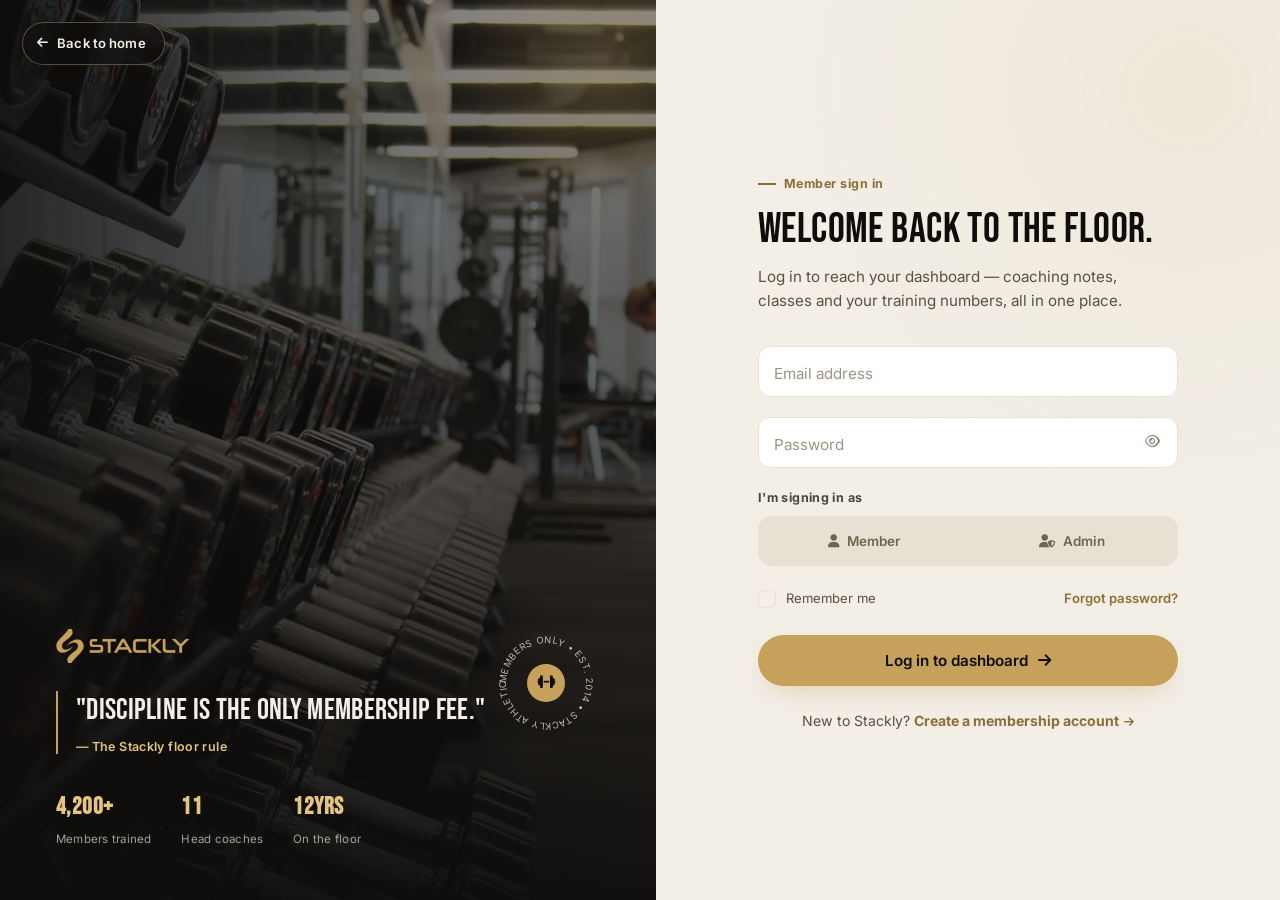
<file: dashboard-admin.html>
<!DOCTYPE html>
<html lang="en">
<head>
<meta charset="UTF-8">
<meta name="viewport" content="width=device-width, initial-scale=1.0">
<title>Admin Dashboard — Stackly Athletic Club</title>
<meta name="description" content="Stackly Athletic Club admin dashboard — members, activity and inbox.">

<!-- Font Awesome -->
<link rel="stylesheet" href="https://cdnjs.cloudflare.com/ajax/libs/font-awesome/6.5.1/css/all.min.css">
<!-- Google Fonts -->
<link rel="preconnect" href="https://fonts.googleapis.com">
<link href="https://fonts.googleapis.com/css2?family=Bebas+Neue&family=Inter:wght@300;400;500;600;700;800&display=swap" rel="stylesheet">

<link rel="stylesheet" href="style.css">
<link rel="stylesheet" href="auth.css">
<link rel="stylesheet" href="dashboard.css">
</head>
<body class="dash-body" data-role="admin">

<div class="dash-overlay" id="dashOverlay"></div>

<div class="dash-shell">

  <!-- ============ SIDEBAR ============ -->
  <aside class="dash-sidebar" id="dashSidebar">
    <button type="button" class="dash-sidebar-close" id="dashSidebarClose" aria-label="Close menu"><i class="fa-solid fa-xmark"></i></button>
    <div class="dash-brand">
      <a href="dashboard-admin.html" class="auth-logo"><img src="Assests/logo-gold.webp" alt="Stackly Athletic Club" class="logo-img"></a>
    </div>

    <span class="dash-role-badge"><i class="fa-solid fa-user-shield"></i> Admin console</span>

    <nav class="dash-nav">
      <a href="#overview" class="active"><i class="fa-solid fa-gauge-high"></i> Overview</a>
      <a href="#activity"><i class="fa-solid fa-chart-column"></i> Weekly activity</a>
      <a href="#members"><i class="fa-solid fa-people-group"></i> Members</a>
      <a href="#revenue"><i class="fa-solid fa-sack-dollar"></i> Revenue</a>
      <a href="#inbox"><i class="fa-solid fa-inbox"></i> Inbox <span class="dash-nav-badge" data-unread-badge data-unread-count>0</span></a>
      <a href="#settings"><i class="fa-solid fa-gear"></i> Settings</a>
    </nav>

    <div class="dash-sidebar-foot">
      <a href="index.html" class="dash-foot-link"><i class="fa-solid fa-house"></i> Back to website</a>
      <button type="button" class="dash-foot-link dash-logout" data-logout><i class="fa-solid fa-arrow-right-from-bracket"></i> Log out</button>
    </div>
  </aside>

  <!-- ============ CONTENT ============ -->
  <div class="dash-content">

    <!-- Topbar -->
    <header class="dash-topbar">
      <button class="dash-menu-btn" id="dashMenuBtn" aria-label="Open menu"><span></span><span></span><span></span></button>

      <!-- <div class="dash-search">
        <i class="fa-solid fa-magnifying-glass"></i>
        <input type="text" placeholder="Search members, classes, messages…">
      </div> -->

      <div class="dash-topbar-actions">
        <a href="#inbox" class="dash-bell" aria-label="Notifications">
          <i class="fa-solid fa-bell"></i>
          <span class="dash-bell-dot" data-unread-badge></span>
        </a>
        <div class="dash-user-menu">
          <button class="dash-user-btn" id="userMenuBtn">
            <span class="dash-avatar" data-user-initial>A</span>
            <span class="dash-user-name" data-user-name>Admin</span>
            <i class="fa-solid fa-chevron-down"></i>
          </button>
          <div class="dash-user-dropdown" id="userMenu">
            <p data-user-email>admin@stacklyathletic.club</p>
            <button type="button" data-logout><i class="fa-solid fa-arrow-right-from-bracket"></i> Log out</button>
          </div>
        </div>
      </div>
    </header>

    <!-- Overview -->
    <section id="overview" class="dash-section active">
      <div class="dash-welcome">
        <div>
          <h1>Welcome back, <span data-user-name>Admin</span>.</h1>
          <p data-today>Loading today's date…</p>
        </div>
        <img class="dash-welcome-img" src="Assests/fc28.webp" alt="Stackly training floor">
      </div>

      <div class="stat-grid">
        <div class="stat-card">
          <span class="stat-icon"><i class="fa-solid fa-people-group"></i></span>
          <span class="stat-value"><span data-count-to="1240">0</span></span>
          <span class="stat-label">Active members</span>
          <span class="stat-trend up">+18 this week</span>
        </div>
        <div class="stat-card">
          <span class="stat-icon"><i class="fa-solid fa-user-plus"></i></span>
          <span class="stat-value"><span data-count-to="18">0</span></span>
          <span class="stat-label">New signups (7 days)</span>
          <span class="stat-trend up">+6% vs last week</span>
        </div>
        <div class="stat-card">
          <span class="stat-icon"><i class="fa-solid fa-sack-dollar"></i></span>
          <span class="stat-value">$<span data-count-to="128400">0</span></span>
          <span class="stat-label">Monthly revenue</span>
          <span class="stat-trend up">+4.2% MoM</span>
        </div>
        <div class="stat-card">
          <span class="stat-icon"><i class="fa-solid fa-dumbbell"></i></span>
          <span class="stat-value"><span data-count-to="14">0</span></span>
          <span class="stat-label">Classes today</span>
          <span class="stat-trend">On schedule</span>
        </div>
      </div>

      <div class="dash-panel" style="margin-top:20px;">
        <div class="dash-panel-head">
          <h2>Quick actions</h2>
          <p>Common tasks, one tap away</p>
        </div>
        <div class="quick-actions">
         <button type="button" class="quick-action-btn" 
        data-quick-action="Member added — demo only"
        onclick="window.location.href='404.html'">
    <i class="fa-solid fa-user-plus"></i> Add member
</button>

<button type="button" class="quick-action-btn" 
        data-quick-action="Class created — demo only"
        onclick="window.location.href='404.html'">
    <i class="fa-solid fa-calendar-plus"></i> Create class
</button>

<button type="button" class="quick-action-btn" 
        data-quick-action="Announcement queued — demo only"
        onclick="window.location.href='404.html'">
    <i class="fa-solid fa-bullhorn"></i> Send announcement
</button>

<button type="button" class="quick-action-btn" 
        data-quick-action="Report exported — demo only"
        onclick="window.location.href='404.html'">
    <i class="fa-solid fa-file-export"></i> Export report
</button>
 </div>

        <div class="dash-subhead"><h3>Today's schedule</h3><span>6 sessions</span></div>
        <div class="schedule-list">
          <div class="schedule-item">
            <span class="schedule-time">6:00 AM</span>
            <div class="schedule-info"><strong>Strength Block C</strong><span>Coach Priya · Main floor</span></div>
            <span class="schedule-capacity">16 / 18</span>
          </div>
          <div class="schedule-item">
            <span class="schedule-time">7:30 AM</span>
            <div class="schedule-info"><strong>HIIT Conditioning</strong><span>Coach Malik · Turf room</span></div>
            <span class="schedule-capacity">12 / 18</span>
          </div>
          <div class="schedule-item">
            <span class="schedule-time">12:00 PM</span>
            <div class="schedule-info"><strong>1:1 Personal Coaching</strong><span>Coach Elena · Studio B</span></div>
            <span class="schedule-capacity">1 / 1</span>
          </div>
          <div class="schedule-item">
            <span class="schedule-time">6:00 PM</span>
            <div class="schedule-info"><strong>Boxing Fundamentals</strong><span>Coach Malik · Main floor</span></div>
            <span class="schedule-capacity">18 / 18</span>
          </div>
          <div class="schedule-item">
            <span class="schedule-time">7:15 PM</span>
            <div class="schedule-info"><strong>Yoga &amp; Recovery</strong><span>Coach Elena · Studio A</span></div>
            <span class="schedule-capacity">9 / 18</span>
          </div>
          <div class="schedule-item">
            <span class="schedule-time">8:30 PM</span>
            <div class="schedule-info"><strong>Strength Block C</strong><span>Coach Priya · Main floor</span></div>
            <span class="schedule-capacity">14 / 18</span>
          </div>
        </div>
      </div>
    </section>

    <!-- Weekly activity -->
    <section id="activity" class="dash-section">
      <div class="dash-panel">
        <div class="dash-panel-head">
          <h2>Weekly check-ins</h2>
          <p>Floor traffic across the last 7 days</p>
        </div>
        <div class="bar-chart">
          <div class="bar-col"><div class="bar" data-value="62"></div><span>Mon</span></div>
          <div class="bar-col"><div class="bar" data-value="74"></div><span>Tue</span></div>
          <div class="bar-col"><div class="bar" data-value="58"></div><span>Wed</span></div>
          <div class="bar-col"><div class="bar" data-value="81"></div><span>Thu</span></div>
          <div class="bar-col"><div class="bar" data-value="69"></div><span>Fri</span></div>
          <div class="bar-col"><div class="bar" data-value="90"></div><span>Sat</span></div>
          <div class="bar-col"><div class="bar" data-value="45"></div><span>Sun</span></div>
        </div>
      </div>

      <div class="dash-panel">
        <div class="dash-panel-head">
          <h2>Peak hours</h2>
          <p>When the floor is busiest, on average</p>
        </div>
        <div class="profile-grid">
          <div class="progress-item">
            <span class="progress-item-label">Early AM (5–8)</span>
            <div class="progress-track"><div class="progress-fill" data-value="71"></div></div>
            <span class="progress-item-value">71%</span>
          </div>
          <div class="progress-item">
            <span class="progress-item-label">Midday</span>
            <div class="progress-track"><div class="progress-fill" data-value="34"></div></div>
            <span class="progress-item-value">34%</span>
          </div>
          <div class="progress-item">
            <span class="progress-item-label">Evening (5–8)</span>
            <div class="progress-track"><div class="progress-fill" data-value="94"></div></div>
            <span class="progress-item-value">94%</span>
          </div>
          <div class="progress-item">
            <span class="progress-item-label">Late night</span>
            <div class="progress-track"><div class="progress-fill" data-value="22"></div></div>
            <span class="progress-item-value">22%</span>
          </div>
        </div>

        <div class="dash-subhead"><h3>Top classes this week</h3><span>By attendance</span></div>
        <div class="table-wrap">
          <table class="dash-table">
            <thead><tr><th>Class</th><th>Coach</th><th>Sessions</th><th>Avg. attendance</th></tr></thead>
            <tbody>
              <tr><td>Boxing Fundamentals</td><td>Coach Malik</td><td>6</td><td>17 / 18</td></tr>
              <tr><td>Strength Block C</td><td>Coach Priya</td><td>7</td><td>15 / 18</td></tr>
              <tr><td>HIIT Conditioning</td><td>Coach Malik</td><td>5</td><td>13 / 18</td></tr>
              <tr><td>Yoga &amp; Recovery</td><td>Coach Elena</td><td>4</td><td>10 / 18</td></tr>
            </tbody>
          </table>
        </div>
      </div>
    </section>

    <!-- Members -->
    <section id="members" class="dash-section">
      <div class="dash-panel">
        <div class="dash-panel-head">
          <h2>Membership breakdown</h2>
          <p>Where the floor stands right now</p>
        </div>
        <div class="stat-grid">
          <div class="stat-card">
            <span class="stat-icon"><i class="fa-solid fa-circle-check"></i></span>
            <span class="stat-value" data-count-to="1198">0</span>
            <span class="stat-label">Active</span>
          </div>
          <div class="stat-card">
            <span class="stat-icon"><i class="fa-solid fa-pause"></i></span>
            <span class="stat-value" data-count-to="42">0</span>
            <span class="stat-label">Paused</span>
          </div>
          <div class="stat-card">
            <span class="stat-icon"><i class="fa-solid fa-whistle"></i></span>
            <span class="stat-value" data-count-to="11">0</span>
            <span class="stat-label">Coaches</span>
          </div>
          <div class="stat-card">
            <span class="stat-icon"><i class="fa-solid fa-user-clock"></i></span>
            <span class="stat-value" data-count-to="6">0</span>
            <span class="stat-label">Pending assessments</span>
          </div>
        </div>
      </div>

      <div class="dash-panel">
        <div class="dash-panel-head">
          <h2>Recent members</h2>
          <p>Latest people on the floor — click a status to update it</p>
        </div>
        <div class="table-wrap">
          <table class="dash-table">
            <thead>
              <tr><th>Member</th><th>Role</th><th>Plan</th><th>Joined</th><th>Status</th></tr>
            </thead>
            <tbody>
              <tr>
                <td><span class="table-avatar" style="background:#C6A15B26;color:#C6A15B">RM</span>Ravi Menon</td>
                <td><span class="role-pill">Member</span></td>
                <td>Strength Training</td>
                <td>Sep 2, 2026</td>
                <td><span class="status-badge status-active" data-status-toggle>Active</span></td>
              </tr>
              <tr>
                <td><span class="table-avatar" style="background:#E4C48026;color:#E4C480">AS</span>Aditi Sharma</td>
                <td><span class="role-pill">Member</span></td>
                <td>Boxing &amp; Combat</td>
                <td>Aug 28, 2026</td>
                <td><span class="status-badge status-active" data-status-toggle>Active</span></td>
              </tr>
              <tr>
                <td><span class="table-avatar" style="background:#8E6E3726;color:#8E6E37">KI</span>Karthik Iyer</td>
                <td><span class="role-pill">Member</span></td>
                <td>1:1 Personal Coaching</td>
                <td>Aug 20, 2026</td>
                <td><span class="status-badge status-paused" data-status-toggle>Paused</span></td>
              </tr>
              <tr>
                <td><span class="table-avatar" style="background:#8FB39C26;color:#8FB39C">PC</span>Priya Chandran</td>
                <td><span class="role-pill">Coach</span></td>
                <td>Staff</td>
                <td>Feb 11, 2024</td>
                <td><span class="status-badge status-active" data-status-toggle>Active</span></td>
              </tr>
              <tr>
                <td><span class="table-avatar" style="background:#C6A15B26;color:#C6A15B">DN</span>Deepak Nair</td>
                <td><span class="role-pill">Member</span></td>
                <td>HIIT Conditioning</td>
                <td>Jul 30, 2026</td>
                <td><span class="status-badge status-active" data-status-toggle>Active</span></td>
              </tr>
              <tr>
                <td><span class="table-avatar" style="background:#E4C48026;color:#E4C480">FQ</span>Farah Qureshi</td>
                <td><span class="role-pill">Member</span></td>
                <td>Strength Training</td>
                <td>Jul 22, 2026</td>
                <td><span class="status-badge status-active" data-status-toggle>Active</span></td>
              </tr>
              <tr>
                <td><span class="table-avatar" style="background:#8E6E3726;color:#8E6E37">MK</span>Malik Khan</td>
                <td><span class="role-pill">Coach</span></td>
                <td>Staff</td>
                <td>Mar 4, 2022</td>
                <td><span class="status-badge status-active" data-status-toggle>Active</span></td>
              </tr>
            </tbody>
          </table>
        </div>
      </div>
    </section>

    <!-- Revenue -->
    <section id="revenue" class="dash-section">
      <div class="dash-panel">
        <div class="dash-panel-head">
          <h2>Revenue</h2>
          <p>Last 6 months, and where this month's income comes from</p>
        </div>
        <div class="bar-chart" style="margin-bottom:30px;">
          <div class="bar-col"><div class="bar" data-value="58"></div><span>Apr</span></div>
          <div class="bar-col"><div class="bar" data-value="64"></div><span>May</span></div>
          <div class="bar-col"><div class="bar" data-value="71"></div><span>Jun</span></div>
          <div class="bar-col"><div class="bar" data-value="69"></div><span>Jul</span></div>
          <div class="bar-col"><div class="bar" data-value="88"></div><span>Aug</span></div>
          <div class="bar-col"><div class="bar" data-value="96"></div><span>Sep</span></div>
        </div>
        <div class="dash-divider"></div>
        <div class="profile-grid">
          <div class="progress-item">
            <span class="progress-item-label">Strength</span>
            <div class="progress-track"><div class="progress-fill" data-value="38"></div></div>
            <span class="progress-item-value">38%</span>
          </div>
          <div class="progress-item">
            <span class="progress-item-label">Boxing</span>
            <div class="progress-track"><div class="progress-fill" data-value="24"></div></div>
            <span class="progress-item-value">24%</span>
          </div>
          <div class="progress-item">
            <span class="progress-item-label">Coaching</span>
            <div class="progress-track"><div class="progress-fill" data-value="21"></div></div>
            <span class="progress-item-value">21%</span>
          </div>
          <div class="progress-item">
            <span class="progress-item-label">Yoga &amp; HIIT</span>
            <div class="progress-track"><div class="progress-fill" data-value="17"></div></div>
            <span class="progress-item-value">17%</span>
          </div>
        </div>
      </div>

      <div class="dash-panel">
        <div class="dash-panel-head">
          <h2>Recent transactions</h2>
          <p>Latest payments processed across all plans</p>
        </div>
        <div class="table-wrap">
          <table class="dash-table">
            <thead><tr><th>Member</th><th>Plan</th><th>Amount</th><th>Date</th><th>Status</th></tr></thead>
            <tbody>
              <tr><td>Ravi Menon</td><td>Strength Training</td><td>$149.00</td><td>Sep 10, 2026</td><td><span class="status-badge status-active">Paid</span></td></tr>
              <tr><td>Aditi Sharma</td><td>Boxing &amp; Combat</td><td>$139.00</td><td>Sep 9, 2026</td><td><span class="status-badge status-active">Paid</span></td></tr>
              <tr><td>Karthik Iyer</td><td>1:1 Personal Coaching</td><td>$320.00</td><td>Sep 8, 2026</td><td><span class="status-badge status-paused">Refunded</span></td></tr>
              <tr><td>Deepak Nair</td><td>HIIT Conditioning</td><td>$129.00</td><td>Sep 7, 2026</td><td><span class="status-badge status-active">Paid</span></td></tr>
              <tr><td>Farah Qureshi</td><td>Strength Training</td><td>$149.00</td><td>Sep 6, 2026</td><td><span class="status-badge status-active">Paid</span></td></tr>
            </tbody>
          </table>
        </div>
      </div>
    </section>

    <!-- Inbox -->
    <section id="inbox" class="dash-section">
      <div class="dash-panel">
        <div class="dash-panel-head">
          <h2>Inbox</h2>
          <p>Inquiries, billing notes and newsletter signups — click a message to open it</p>
        </div>
        <div class="inbox-toolbar">
          <div class="inbox-search">
            <i class="fa-solid fa-magnifying-glass"></i>
            <input type="text" id="inboxSearch" placeholder="Search messages…">
          </div>
          <div class="inbox-chips" id="inboxChips"></div>
        </div>
        <div class="inbox-list" id="inboxList"></div>
      </div>
    </section>

    <!-- Settings -->
    <section id="settings" class="dash-section">
      <div class="dash-panel">
        <div class="dash-panel-head">
          <h2>Club settings</h2>
          <p>Notification preferences for the admin console</p>
        </div>

        <div class="dash-field">
          <label for="profileName">Admin name</label>
          <input type="text" id="profileName" placeholder="Your name">
        </div>
        <div class="dash-field">
          <label for="profileEmail">Admin email</label>
          <input type="email" id="profileEmail" placeholder="you@stacklyathletic.club">
        </div>

        <div class="dash-divider"></div>

        <div class="switch-row">
          <div>
            <div class="switch-row-label">New member email alerts</div>
            <div class="switch-row-desc">Get an email whenever someone signs up on the website.</div>
          </div>
          <label class="switch"><input type="checkbox" checked><span class="switch-track"></span></label>
        </div>
        <div class="switch-row">
          <div>
            <div class="switch-row-label">Weekly revenue report</div>
            <div class="switch-row-desc">A Monday-morning summary sent to the admin inbox.</div>
          </div>
          <label class="switch"><input type="checkbox" checked><span class="switch-track"></span></label>
        </div>
        <div class="switch-row">
          <div>
            <div class="switch-row-label">SMS reminders for coaches</div>
            <div class="switch-row-desc">Text coaches an hour before their next class.</div>
          </div>
          <label class="switch"><input type="checkbox"><span class="switch-track"></span></label>
        </div>
        <div class="switch-row">
          <div>
            <div class="switch-row-label">Maintenance mode</div>
            <div class="switch-row-desc">Show a temporary notice on the public website.</div>
          </div>
          <label class="switch"><input type="checkbox"><span class="switch-track"></span></label>
        </div>

<button type="button" class="dash-save-btn" onclick="window.location.href='404.html'">
  <i class="fa-solid fa-floppy-disk"></i> Save changes
</button>
        <div class="dash-subhead"><h3>Security</h3><span></span></div>
        <div class="switch-row">
          <div>
            <div class="switch-row-label">Two-factor authentication</div>
            <div class="switch-row-desc">Require a code from your phone when logging in.</div>
          </div>
          <label class="switch"><input type="checkbox" checked><span class="switch-track"></span></label>
        </div>
        <div class="switch-row">
          <div>
            <div class="switch-row-label">Login alerts</div>
            <div class="switch-row-desc">Email me when the admin console is opened from a new device.</div>
          </div>
          <label class="switch"><input type="checkbox" checked><span class="switch-track"></span></label>
        </div>

        <div class="danger-panel">
          <div>
            <h3>Deactivate admin access</h3>
            <p>Revokes console access for this account. Another admin will need to restore it.</p>
          </div>
<button type="button" 
        class="danger-btn" 
        data-danger-action="This is a demo — access was not changed"
        onclick="window.location.href='404.html'">
    <i class="fa-solid fa-triangle-exclamation"></i> Deactivate
</button>
        </div>
      </div>
    </section>

  </div>
</div>

<div class="auth-toast" id="dashToast"></div>

<script src="dashboard.js"></script>
</body>
</html>
</file>
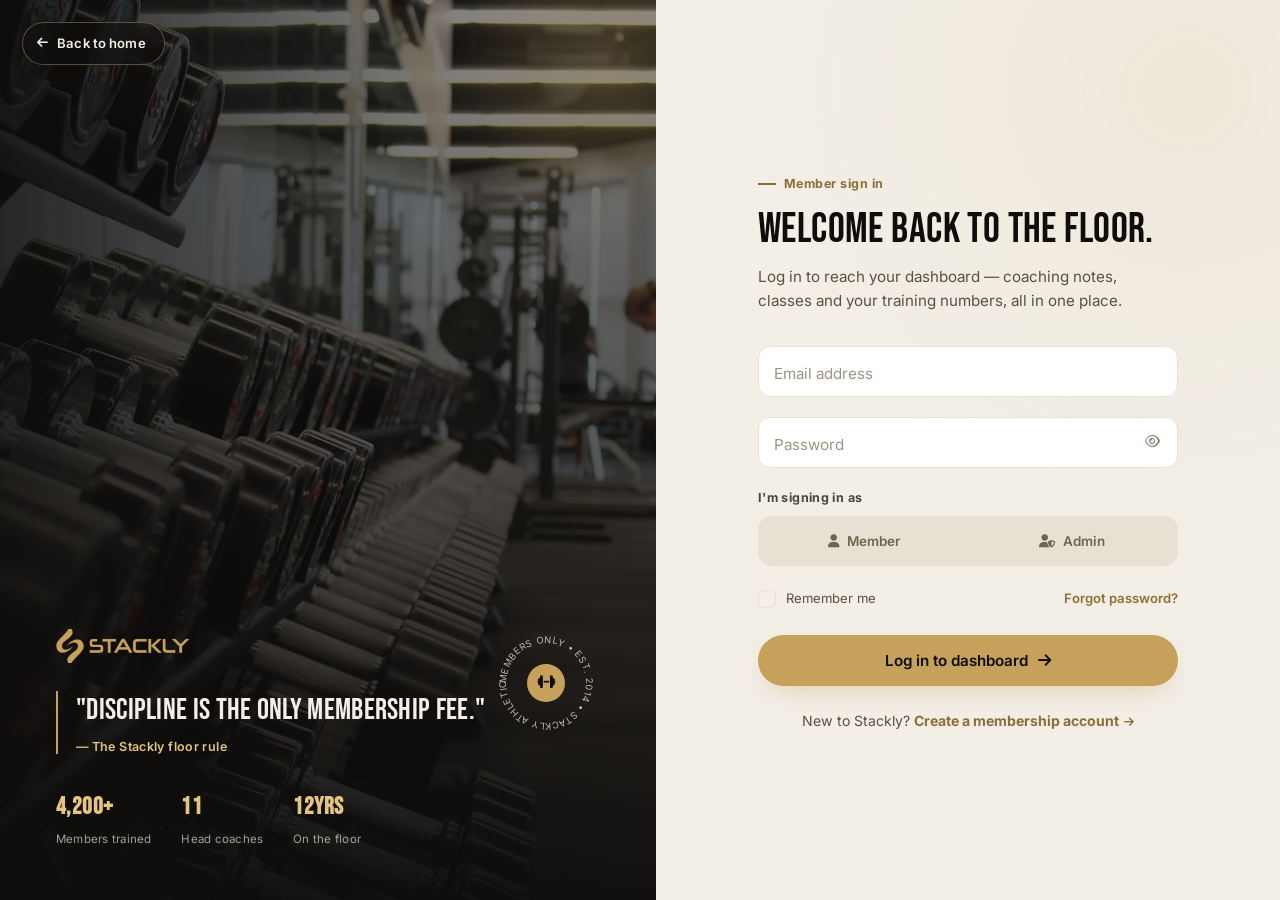
<file: dashboard-user.html>
<!DOCTYPE html>
<html lang="en">
<head>
<meta charset="UTF-8">
<meta name="viewport" content="width=device-width, initial-scale=1.0">
<title>My Dashboard — Stackly Athletic Club</title>
<meta name="description" content="Stackly Athletic Club member dashboard — classes, progress and inbox.">

<!-- Font Awesome -->
<link rel="stylesheet" href="https://cdnjs.cloudflare.com/ajax/libs/font-awesome/6.5.1/css/all.min.css">
<!-- Google Fonts -->
<link rel="preconnect" href="https://fonts.googleapis.com">
<link href="https://fonts.googleapis.com/css2?family=Bebas+Neue&family=Inter:wght@300;400;500;600;700;800&display=swap" rel="stylesheet">

<link rel="stylesheet" href="style.css">
<link rel="stylesheet" href="auth.css">
<link rel="stylesheet" href="dashboard.css">
</head>
<body class="dash-body" data-role="user">

<div class="dash-overlay" id="dashOverlay"></div>

<div class="dash-shell">

  <!-- ============ SIDEBAR ============ -->
  <aside class="dash-sidebar" id="dashSidebar">
    <button type="button" class="dash-sidebar-close" id="dashSidebarClose" aria-label="Close menu"><i class="fa-solid fa-xmark"></i></button>
    <div class="dash-brand">
      <a href="dashboard-user.html" class="auth-logo"><img src="Assests/logo-gold.webp" alt="Stackly Athletic Club" class="logo-img"></a>
    </div>

    <span class="dash-role-badge"><i class="fa-solid fa-user"></i> Member floor</span>

    <nav class="dash-nav">
      <a href="#overview" class="active"><i class="fa-solid fa-gauge-high"></i> Overview</a>
      <a href="#classes"><i class="fa-solid fa-calendar-check"></i> My classes</a>
      <a href="#progress"><i class="fa-solid fa-chart-line"></i> Progress</a>
      <a href="#billing"><i class="fa-solid fa-credit-card"></i> Billing</a>
      <a href="#inbox"><i class="fa-solid fa-inbox"></i> Inbox <span class="dash-nav-badge" data-unread-badge data-unread-count>0</span></a>
      <a href="#settings"><i class="fa-solid fa-gear"></i> Settings</a>
    </nav>

    <div class="dash-sidebar-foot">
      <a href="index.html" class="dash-foot-link"><i class="fa-solid fa-house"></i> Back to website</a>
      <button type="button" class="dash-foot-link dash-logout" data-logout><i class="fa-solid fa-arrow-right-from-bracket"></i> Log out</button>
    </div>
  </aside>

  <!-- ============ CONTENT ============ -->
  <div class="dash-content">

    <!-- Topbar -->
    <header class="dash-topbar">
      <button class="dash-menu-btn" id="dashMenuBtn" aria-label="Open menu"><span></span><span></span><span></span></button>

      <!-- <div class="dash-search">
        <i class="fa-solid fa-magnifying-glass"></i>
        <input type="text" placeholder="Search classes, coaches, messages…">
      </div> -->

      <div class="dash-topbar-actions">
        <a href="#inbox" class="dash-bell" aria-label="Notifications">
          <i class="fa-solid fa-bell"></i>
          <span class="dash-bell-dot" data-unread-badge></span>
        </a>
        <div class="dash-user-menu">
          <button class="dash-user-btn" id="userMenuBtn">
            <span class="dash-avatar" data-user-initial>M</span>
            <span class="dash-user-name" data-user-name>Member</span>
            <i class="fa-solid fa-chevron-down"></i>
          </button>
          <div class="dash-user-dropdown" id="userMenu">
            <p data-user-email>member@stacklyathletic.club</p>
            <button type="button" data-logout><i class="fa-solid fa-arrow-right-from-bracket"></i> Log out</button>
          </div>
        </div>
      </div>
    </header>

    <!-- Overview -->
    <section id="overview" class="dash-section active">
      <div class="dash-welcome">
        <div>
          <h1>Good to see you, <span data-user-name>Member</span>.</h1>
          <p data-today>Loading today's date…</p>
        </div>
        <img class="dash-welcome-img" src="Assests/fc29.webp" alt="Boxing gloves on the Stackly floor">
      </div>

      <div class="stat-grid">
        <div class="stat-card">
          <span class="stat-icon"><i class="fa-solid fa-dumbbell"></i></span>
          <span class="stat-value"><span data-count-to="14">0</span></span>
          <span class="stat-label">Workouts this month</span>
          <span class="stat-trend up">+3 vs last month</span>
        </div>
        <div class="stat-card">
          <span class="stat-icon"><i class="fa-solid fa-fire"></i></span>
          <span class="stat-value"><span data-count-to="6">0</span></span>
          <span class="stat-label">Day streak</span>
          <span class="stat-trend up">Personal best</span>
        </div>
        <div class="stat-card">
          <span class="stat-icon"><i class="fa-solid fa-chart-simple"></i></span>
          <span class="stat-value"><span data-count-to="8240">0</span></span>
          <span class="stat-label">Calories, last 30 days</span>
          <span class="stat-trend">Estimated</span>
        </div>
        <div class="stat-card">
          <span class="stat-icon"><i class="fa-solid fa-id-card"></i></span>
          <span class="stat-value" style="font-size:1.3rem;">Strength</span>
          <span class="stat-label">Current plan</span>
          <span class="stat-trend up">Renews Oct 1</span>
        </div>
      </div>

      <div class="dash-panel" style="margin-top:20px;">
        <div class="dash-panel-head">
          <h2>Up next</h2>
          <p>Your next booked session on the floor</p>
        </div>
        <div class="schedule-list">
          <div class="schedule-item">
            <span class="schedule-time">6:00 PM</span>
            <div class="schedule-info"><strong>Boxing Fundamentals</strong><span>Coach Malik · Main floor · Today</span></div>
            <span class="schedule-capacity">Booked</span>
          </div>
        </div>

        <div class="dash-subhead"><h3>Recent achievements</h3><span>Last 30 days</span></div>
        <div class="achv-grid">
          <div class="achv-card"><span class="achv-icon"><i class="fa-solid fa-fire"></i></span><strong>6-day streak</strong><span>Personal best</span></div>
          <div class="achv-card"><span class="achv-icon"><i class="fa-solid fa-weight-hanging"></i></span><strong>Squat PR</strong><span>+15 lb this month</span></div>
          <div class="achv-card"><span class="achv-icon"><i class="fa-solid fa-hand-fist"></i></span><strong>10 classes</strong><span>Boxing fundamentals</span></div>
          <div class="achv-card"><span class="achv-icon"><i class="fa-solid fa-medal"></i></span><strong>Year one</strong><span>Member since 2025</span></div>
        </div>
      </div>
    </section>

    <!-- Classes -->
    <section id="classes" class="dash-section">
      <div class="dash-panel">
        <div class="dash-panel-head">
          <h2>Upcoming classes</h2>
          <p>Book your spot on the floor — capped at 18 per session</p>
        </div>
        <div class="class-grid">
          <div class="class-card">
            <div class="class-card-top"><span class="class-tag">Boxing</span><span class="class-time">Today · 6:00 PM</span></div>
            <h3>Boxing Fundamentals</h3>
            <div class="class-coach"><i class="fa-solid fa-whistle"></i> Coach Malik</div>
            <button type="button" class="book-btn is-booked" data-book-btn><i class="fa-solid fa-circle-check"></i> Booked</button>
          </div>
          <div class="class-card">
            <div class="class-card-top"><span class="class-tag">Strength</span><span class="class-time">Tomorrow · 7:00 AM</span></div>
            <h3>Strength Block C</h3>
            <div class="class-coach"><i class="fa-solid fa-whistle"></i> Coach Priya</div>
            <button type="button" class="book-btn" data-book-btn><i class="fa-solid fa-plus"></i> Book class</button>
          </div>
          <div class="class-card">
            <div class="class-card-top"><span class="class-tag">Recovery</span><span class="class-time">Thu · 6:30 PM</span></div>
            <h3>Yoga &amp; Recovery</h3>
            <div class="class-coach"><i class="fa-solid fa-whistle"></i> Coach Elena</div>
            <button type="button" class="book-btn" data-book-btn><i class="fa-solid fa-plus"></i> Book class</button>
          </div>
          <div class="class-card">
            <div class="class-card-top"><span class="class-tag">Conditioning</span><span class="class-time">Sat · 9:00 AM</span></div>
            <h3>HIIT Conditioning</h3>
            <div class="class-coach"><i class="fa-solid fa-whistle"></i> Coach Malik</div>
            <button type="button" class="book-btn" data-book-btn><i class="fa-solid fa-plus"></i> Book class</button>
          </div>
        </div>
      </div>

      <div class="dash-panel">
        <div class="dash-panel-head">
          <h2>Past classes</h2>
          <p>Your last few sessions on the floor</p>
        </div>
        <div class="table-wrap">
          <table class="dash-table">
            <thead><tr><th>Class</th><th>Coach</th><th>Date</th><th>Attendance</th></tr></thead>
            <tbody>
              <tr><td>Strength Block C</td><td>Coach Priya</td><td>Sep 8, 2026</td><td><span class="status-badge status-active">Attended</span></td></tr>
              <tr><td>Boxing Fundamentals</td><td>Coach Malik</td><td>Sep 5, 2026</td><td><span class="status-badge status-active">Attended</span></td></tr>
              <tr><td>Yoga &amp; Recovery</td><td>Coach Elena</td><td>Sep 3, 2026</td><td><span class="status-badge status-paused">Missed</span></td></tr>
              <tr><td>HIIT Conditioning</td><td>Coach Malik</td><td>Sep 1, 2026</td><td><span class="status-badge status-active">Attended</span></td></tr>
            </tbody>
          </table>
        </div>
      </div>
    </section>

    <!-- Progress -->
    <section id="progress" class="dash-section">
      <div class="dash-panel">
        <div class="dash-panel-head">
          <h2>Monthly goals</h2>
          <p>Set by Coach Priya after your last program review</p>
        </div>
        <div class="profile-grid">
          <div class="progress-item">
            <span class="progress-item-label">Squat</span>
            <div class="progress-track"><div class="progress-fill" data-value="82"></div></div>
            <span class="progress-item-value">82%</span>
          </div>
          <div class="progress-item">
            <span class="progress-item-label">Deadlift</span>
            <div class="progress-track"><div class="progress-fill" data-value="68"></div></div>
            <span class="progress-item-value">68%</span>
          </div>
          <div class="progress-item">
            <span class="progress-item-label">Conditioning</span>
            <div class="progress-track"><div class="progress-fill" data-value="91"></div></div>
            <span class="progress-item-value">91%</span>
          </div>
          <div class="progress-item">
            <span class="progress-item-label">Mobility</span>
            <div class="progress-track"><div class="progress-fill" data-value="54"></div></div>
            <span class="progress-item-value">54%</span>
          </div>
        </div>
      </div>

      <div class="dash-panel">
        <div class="dash-panel-head">
          <h2>Personal records</h2>
          <p>Your best numbers, tracked by your coach</p>
        </div>
        <div class="table-wrap">
          <table class="dash-table">
            <thead><tr><th>Lift</th><th>Best</th><th>Previous</th><th>Set on</th></tr></thead>
            <tbody>
              <tr><td>Back Squat</td><td>245 lb</td><td>230 lb</td><td>Aug 30, 2026</td></tr>
              <tr><td>Deadlift</td><td>315 lb</td><td>300 lb</td><td>Aug 24, 2026</td></tr>
              <tr><td>Bench Press</td><td>175 lb</td><td>170 lb</td><td>Aug 12, 2026</td></tr>
              <tr><td>Row (2k)</td><td>7:48</td><td>8:05</td><td>Jul 29, 2026</td></tr>
            </tbody>
          </table>
        </div>
      </div>
    </section>

    <!-- Billing -->
    <section id="billing" class="dash-section">
      <div class="dash-panel">
        <div class="dash-panel-head">
          <h2>Billing</h2>
          <p>Your plan, payment method and recent receipts</p>
        </div>

        <div class="plan-card">
          <div>
            <div class="plan-card-name">Strength Membership</div>
            <div class="plan-card-sub">Renews October 1, 2026 · Coached programming included</div>
          </div>
          <div class="plan-card-price">$149<span>/month</span></div>
        </div>

        <div class="payment-row">
          <div class="payment-card-icon"><i class="fa-solid fa-credit-card"></i></div>
          <div class="payment-details">
            <strong>Visa ending in 4821</strong>
            <span>Expires 09/28</span>
          </div>
<button 
  type="button" 
  class="payment-update-btn" 
  data-update-payment
  onclick="window.location.href='404.html'">
  Update payment method
</button>        </div>

        <div class="dash-divider"></div>

        <div class="table-wrap">
          <table class="dash-table">
            <thead><tr><th>Date</th><th>Description</th><th>Amount</th><th>Status</th></tr></thead>
            <tbody>
              <tr><td>Sep 1, 2026</td><td>Strength Membership</td><td>$149.00</td><td><span class="status-badge status-active">Paid</span></td></tr>
              <tr><td>Aug 1, 2026</td><td>Strength Membership</td><td>$149.00</td><td><span class="status-badge status-active">Paid</span></td></tr>
              <tr><td>Jul 1, 2026</td><td>Strength Membership</td><td>$149.00</td><td><span class="status-badge status-active">Paid</span></td></tr>
              <tr><td>Jun 1, 2026</td><td>Strength Membership</td><td>$149.00</td><td><span class="status-badge status-active">Paid</span></td></tr>
              <tr><td>May 1, 2026</td><td>Strength Membership</td><td>$149.00</td><td><span class="status-badge status-active">Paid</span></td></tr>
            </tbody>
          </table>
        </div>
      </div>
    </section>

    <!-- Inbox -->
    <section id="inbox" class="dash-section">
      <div class="dash-panel">
        <div class="dash-panel-head">
          <h2>Inbox</h2>
          <p>Notes from your coach, receipts and floor updates — click a message to open it</p>
        </div>
        <div class="inbox-toolbar">
          <div class="inbox-search">
            <i class="fa-solid fa-magnifying-glass"></i>
            <input type="text" id="inboxSearch" placeholder="Search messages…">
          </div>
          <div class="inbox-chips" id="inboxChips"></div>
        </div>
        <div class="inbox-list" id="inboxList"></div>
      </div>
    </section>

    <!-- Settings -->
    <section id="settings" class="dash-section">
      <div class="dash-panel">
        <div class="dash-panel-head">
          <h2>Account settings</h2>
          <p>Update your details and notification preferences</p>
        </div>

        <div class="dash-field">
          <label for="profileName">Full name</label>
          <input type="text" id="profileName" placeholder="Your name">
        </div>
        <div class="dash-field">
          <label for="profileEmail">Email address</label>
          <input type="email" id="profileEmail" placeholder="you@email.com">
        </div>

        <div class="dash-divider"></div>

        <div class="switch-row">
          <div>
            <div class="switch-row-label">Email notifications</div>
            <div class="switch-row-desc">Receipts, program updates and front-desk notes.</div>
          </div>
          <label class="switch"><input type="checkbox" checked><span class="switch-track"></span></label>
        </div>
        <div class="switch-row">
          <div>
            <div class="switch-row-label">Class reminders</div>
            <div class="switch-row-desc">A nudge an hour before a class you've booked.</div>
          </div>
          <label class="switch"><input type="checkbox" checked><span class="switch-track"></span></label>
        </div>
        <div class="switch-row">
          <div>
            <div class="switch-row-label">SMS alerts</div>
            <div class="switch-row-desc">Text messages for last-minute schedule changes.</div>
          </div>
          <label class="switch"><input type="checkbox"><span class="switch-track"></span></label>
        </div>

<button type="button" class="dash-save-btn" data-save-settings 
        onclick="window.location.href='404.html'">
    <i class="fa-solid fa-floppy-disk"></i> Save changes
</button>

        <div class="dash-subhead"><h3>Security</h3><span></span></div>
        <div class="switch-row">
          <div>
            <div class="switch-row-label">Two-factor authentication</div>
            <div class="switch-row-desc">Require a code from your phone when logging in.</div>
          </div>
          <label class="switch"><input type="checkbox"><span class="switch-track"></span></label>
        </div>
        <div class="switch-row">
          <div>
            <div class="switch-row-label">Login alerts</div>
            <div class="switch-row-desc">Email me when my account is opened from a new device.</div>
          </div>
          <label class="switch"><input type="checkbox" checked><span class="switch-track"></span></label>
        </div>

        <div class="danger-panel">
          <div>
            <h3>Freeze membership</h3>
            <p>Pause billing and class access for up to two months a year.</p>
          </div>
<button type="button" 
        class="danger-btn" 
        data-danger-action="This is a demo — your membership was not changed"
        onclick="window.location.href='404.html'">
    <i class="fa-solid fa-snowflake"></i> Freeze
</button>        </div>
      </div>
    </section>

  </div>
</div>

<div class="auth-toast" id="dashToast"></div>

<script src="dashboard.js"></script>
</body>
</html>
</file>
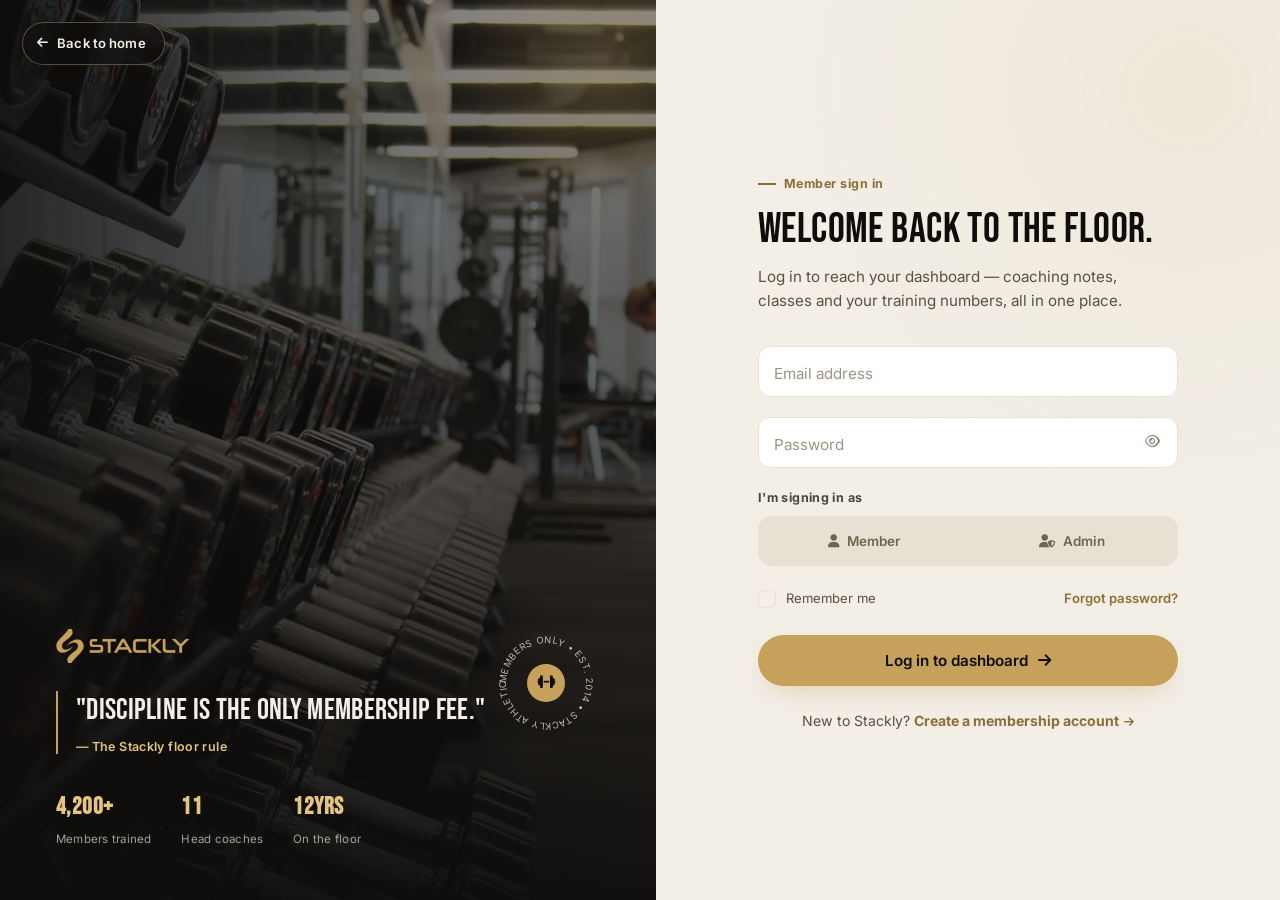
<file: login.html>
<!DOCTYPE html>
<html lang="en">
<head>
<meta charset="UTF-8">
<meta name="viewport" content="width=device-width, initial-scale=1.0">
<title>Log In — Stackly Athletic Club</title>
<meta name="description" content="Log in to your Stackly Athletic Club member or admin dashboard.">

<!-- Font Awesome -->
<link rel="stylesheet" href="https://cdnjs.cloudflare.com/ajax/libs/font-awesome/6.5.1/css/all.min.css">
<!-- Google Fonts -->
<link rel="preconnect" href="https://fonts.googleapis.com">
<link href="https://fonts.googleapis.com/css2?family=Bebas+Neue&family=Inter:wght@300;400;500;600;700;800&display=swap" rel="stylesheet">

<link rel="stylesheet" href="style.css">
<link rel="stylesheet" href="auth.css">
</head>
<body class="auth-page">

<a href="index.html" class="back-home-btn"><i class="fa-solid fa-arrow-left"></i><span>Back to home</span></a>
<div class="auth-toast" id="authToast"></div>

<div class="auth-shell">

  <div class="auth-visual">
    <img class="auth-visual-img" src="Assests/fc30.webp" alt="Member lifting a loaded barbell inside Stackly's strength room">
    <div class="auth-visual-overlay"></div>
    <div class="auth-visual-content">
      <a href="index.html" class="auth-logo"><img src="Assests/logo-gold.webp" alt="Stackly Athletic Club" class="logo-img"></a>

      <div class="auth-visual-badge">
        <svg viewBox="0 0 100 100"><path id="loginCirclePath" fill="none" d="M 50,50 m -37,0 a 37,37 0 1,1 74,0 a 37,37 0 1,1 -74,0"/><text><textPath href="#loginCirclePath">MEMBERS ONLY • EST. 2014 • STACKLY ATHLETIC •</textPath></text></svg>
        <span class="auth-visual-badge-icon"><i class="fa-solid fa-dumbbell"></i></span>
      </div>

      <blockquote class="auth-quote">"Discipline is the only membership fee."<cite>— The Stackly floor rule</cite></blockquote>

      <div class="auth-visual-stats">
        <div><strong>4,200+</strong><span>Members trained</span></div>
        <div><strong>11</strong><span>Head coaches</span></div>
        <div><strong>12yrs</strong><span>On the floor</span></div>
      </div>
    </div>
  </div>

  <div class="auth-form-panel">
    <div class="auth-card">
      <p class="auth-eyebrow">Member sign in</p>
      <h1>Welcome back to the floor.</h1>
      <p class="auth-sub">Log in to reach your dashboard — coaching notes, classes and your training numbers, all in one place.</p>

      <form id="loginForm" novalidate>

        <div class="field-group" id="loginEmailGroup">
          <input type="email" id="loginEmail" name="email" placeholder=" " autocomplete="email">
          <label for="loginEmail">Email address</label>
          <span class="field-error"></span>
        </div>

        <div class="field-group has-toggle" id="loginPasswordGroup">
          <input type="password" id="loginPassword" name="password" placeholder=" " autocomplete="current-password">
          <label for="loginPassword">Password</label>
          <button type="button" class="pw-toggle" data-target="loginPassword" aria-label="Show password"><i class="fa-regular fa-eye"></i></button>
          <span class="field-error"></span>
        </div>

        <div class="field-group role-group" id="loginRoleGroup">
          <span class="role-label">I'm signing in as</span>
          <div class="role-switch" data-target="loginRole">
            <button type="button" class="role-option" data-role="user"><i class="fa-solid fa-user"></i> <span>Member</span></button>
            <button type="button" class="role-option" data-role="admin"><i class="fa-solid fa-user-shield"></i> <span>Admin</span></button>
          </div>
          <input type="hidden" id="loginRole" value="">
          <span class="field-error"></span>
        </div>

        <div class="field-row-between">
          <label class="check-remember"><input type="checkbox" name="remember"><span>Remember me</span></label>
          <a href="404.html" class="forgot-link">Forgot password?</a>
        </div>

        <button type="submit" class="btn btn-gold btn-block auth-submit" id="loginSubmit">
          <span class="btn-text">Log in to dashboard</span>
          <i class="fa-solid fa-arrow-right"></i>
          <span class="btn-spinner"></span>
        </button>
      </form>

      <p class="auth-switch">New to Stackly?<a href="signup.html">Create a membership account <i class="fa-solid fa-arrow-right"></i></a></p>
    </div>
  </div>

</div>

<script src="auth.js"></script>
</body>
</html>
</file>
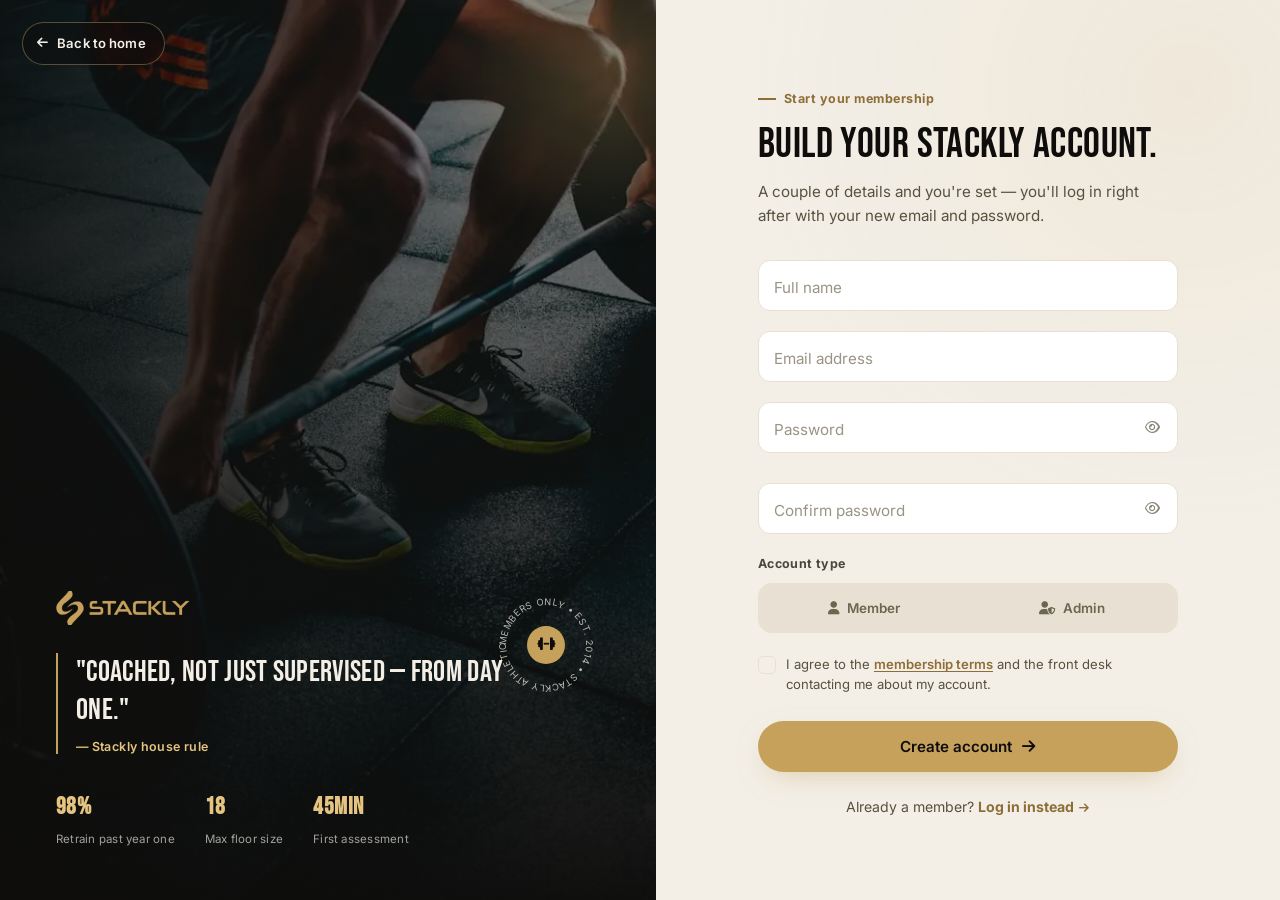
<file: signup.html>
<!DOCTYPE html>
<html lang="en">
<head>
<meta charset="UTF-8">
<meta name="viewport" content="width=device-width, initial-scale=1.0">
<title>Create Account — Stackly Athletic Club</title>
<meta name="description" content="Create your Stackly Athletic Club membership account.">

<!-- Font Awesome -->
<link rel="stylesheet" href="https://cdnjs.cloudflare.com/ajax/libs/font-awesome/6.5.1/css/all.min.css">
<!-- Google Fonts -->
<link rel="preconnect" href="https://fonts.googleapis.com">
<link href="https://fonts.googleapis.com/css2?family=Bebas+Neue&family=Inter:wght@300;400;500;600;700;800&display=swap" rel="stylesheet">

<link rel="stylesheet" href="style.css">
<link rel="stylesheet" href="auth.css">
</head>
<body class="auth-page">

<a href="index.html" class="back-home-btn"><i class="fa-solid fa-arrow-left"></i><span>Back to home</span></a>
<div class="auth-toast" id="authToast"></div>

<div class="auth-shell">

  <div class="auth-visual">
    <img class="auth-visual-img" src="Assests/fc31.webp" alt="Member deadlifting a loaded barbell, showcasing strength and form">
    <div class="auth-visual-overlay"></div>
    <div class="auth-visual-content">
      <a href="index.html" class="auth-logo"><img src="Assests/logo-gold.webp" alt="Stackly Athletic Club" class="logo-img"></a>

      <div class="auth-visual-badge">
        <svg viewBox="0 0 100 100"><path id="signupCirclePath" fill="none" d="M 50,50 m -37,0 a 37,37 0 1,1 74,0 a 37,37 0 1,1 -74,0"/><text><textPath href="#signupCirclePath">MEMBERS ONLY • EST. 2014 • STACKLY ATHLETIC •</textPath></text></svg>
        <span class="auth-visual-badge-icon"><i class="fa-solid fa-dumbbell"></i></span>
      </div>

      <blockquote class="auth-quote">"Coached, not just supervised — from day one."<cite>— Stackly house rule</cite></blockquote>

      <div class="auth-visual-stats">
        <div><strong>98%</strong><span>Retrain past year one</span></div>
        <div><strong>18</strong><span>Max floor size</span></div>
        <div><strong>45min</strong><span>First assessment</span></div>
      </div>
    </div>
  </div>

  <div class="auth-form-panel">
    <div class="auth-card">
      <p class="auth-eyebrow">Start your membership</p>
      <h1>Build your Stackly account.</h1>
      <p class="auth-sub">A couple of details and you're set — you'll log in right after with your new email and password.</p>

      <form id="signupForm" novalidate>

        <div class="field-group" id="signupNameGroup">
          <input type="text" id="signupName" name="fullName" placeholder=" " autocomplete="name">
          <label for="signupName">Full name</label>
          <span class="field-error"></span>
        </div>

        <div class="field-group" id="signupEmailGroup">
          <input type="email" id="signupEmail" name="email" placeholder=" " autocomplete="email">
          <label for="signupEmail">Email address</label>
          <span class="field-error"></span>
        </div>

        <div class="field-group has-toggle" id="signupPasswordGroup">
          <input type="password" id="signupPassword" name="password" placeholder=" " autocomplete="new-password">
          <label for="signupPassword">Password</label>
          <button type="button" class="pw-toggle" data-target="signupPassword" aria-label="Show password"><i class="fa-regular fa-eye"></i></button>
          <span class="field-error"></span>
        </div>

        <div class="pw-strength" id="pwStrength" data-score="0">
          <div class="pw-strength-bars"><span></span><span></span><span></span><span></span></div>
          <span class="pw-strength-label"></span>
        </div>

        <div class="field-group has-toggle" id="signupConfirmGroup">
          <input type="password" id="signupConfirm" name="confirmPassword" placeholder=" " autocomplete="new-password">
          <label for="signupConfirm">Confirm password</label>
          <button type="button" class="pw-toggle" data-target="signupConfirm" aria-label="Show password"><i class="fa-regular fa-eye"></i></button>
          <span class="field-error"></span>
        </div>

        <div class="field-group role-group" id="signupRoleGroup">
          <span class="role-label">Account type</span>
          <div class="role-switch" data-target="signupRole">
            <button type="button" class="role-option" data-role="user"><i class="fa-solid fa-user"></i> <span>Member</span></button>
            <button type="button" class="role-option" data-role="admin"><i class="fa-solid fa-user-shield"></i> <span>Admin</span></button>
          </div>
          <input type="hidden" id="signupRole" value="">
          <span class="field-error"></span>
        </div>

        <div class="field-group" id="signupTermsGroup" style="margin-bottom:26px;">
          <label class="check-terms">
            <input type="checkbox" id="signupTerms">
            <span>I agree to the <a href="404.html">membership terms</a> and the front desk contacting me about my account.</span>
          </label>
          <span class="field-error"></span>
        </div>

        <button type="submit" class="btn btn-gold btn-block auth-submit" id="signupSubmit">
          <span class="btn-text">Create account</span>
          <i class="fa-solid fa-arrow-right"></i>
          <span class="btn-spinner"></span>
        </button>
      </form>

      <p class="auth-switch">Already a member?<a href="login.html">Log in instead <i class="fa-solid fa-arrow-right"></i></a></p>
    </div>
  </div>

</div>

<script src="auth.js"></script>
</body>
</html>
</file>
<file: style.css>
/* ==========================================================================
   STACKLY ATHLETIC CLUB — stylesheet
   Palette: Ink Black / Bone White / Brass Gold (3 colors, tints & shades only)
   ========================================================================== */

:root{
  --ink:        #0E0D0C;
  --ink-2:      #17140F;
  --ink-3:      #201C15;
  --bone:       #F3EFE7;
  --bone-2:     #E8E1D3;
  --gold:       #C6A15B;
  --gold-2:     #E4C480;
  --gold-deep:  #8E6E37;

  --ink-rgb: 14,13,12;
  --gold-rgb: 198,161,91;

  --font-display: 'Bebas Neue', sans-serif;
  --font-body: 'Inter', sans-serif;

  --container: 1220px;
  --radius-sm: 6px;
  --radius-md: 14px;
  --radius-lg: 28px;
  --ease: cubic-bezier(.16,.84,.44,1);
}

*,*::before,*::after{ box-sizing: border-box; margin:0; padding:0; }
html{ scroll-behavior: smooth; }
body{
  font-family: var(--font-body);
  background: var(--bone);
  color: var(--ink);
  overflow-x: hidden;
  line-height: 1.6;
  -webkit-font-smoothing: antialiased;
}
img{ max-width:100%; display:block; }
a{ text-decoration:none; color:inherit; }
ul{ list-style:none; }
button{ font-family:inherit; cursor:pointer; border:none; background:none; color:inherit; }
input,select,textarea{ font-family:inherit; }
section{ position:relative; }
::selection{ background: var(--gold); color: var(--ink); }

@media (prefers-reduced-motion: reduce){
  *{ animation-duration: 0.01ms !important; animation-iteration-count: 1 !important; transition-duration: 0.01ms !important; scroll-behavior:auto !important; }
}

.eyebrow{
  display:inline-block;
  font-size: .8rem;
  font-weight:600;
  letter-spacing:.04em;
  color: var(--gold-deep);
  margin-bottom: 14px;
  position:relative;
  padding-left: 26px;
}
.eyebrow::before{
  content:"";
  position:absolute; left:0; top:50%; transform:translateY(-50%);
  width:18px; height:2px; background: var(--gold-deep);
}
.eyebrow-light{ color: var(--gold-2); }
.eyebrow-light::before{ background: var(--gold-2); }

.section-head{
  max-width: 620px;
  margin: 0 auto 56px;
  padding: 0 24px;
  text-align:center;
}
.section-head h2{ margin: 0 0 14px; }
.section-sub{ color:#5b5648; font-size:1.02rem; }

h1,h2,h3,h4{ font-family: var(--font-display); letter-spacing:.01em; line-height:1.05; font-weight:400; }
h2{ font-size: clamp(2.2rem, 4.2vw, 3.4rem); }
h3{ font-size: 1.5rem; }
p{ color:#4a463c; }

/* ---------- focus ---------- */
a:focus-visible, button:focus-visible, input:focus-visible, textarea:focus-visible, select:focus-visible{
  outline: 2px solid var(--gold);
  outline-offset: 3px;
}

/* ==========================================================================
   BUTTONS
   ========================================================================== */
.btn{
  display:inline-flex; align-items:center; justify-content:center; gap:10px;
  padding: 16px 30px;
  font-weight:600; font-size:.95rem;
  border-radius: 100px;
  transition: transform .35s var(--ease), background .3s ease, color .3s ease, box-shadow .3s ease;
  white-space: nowrap;
  position:relative;
  isolation:isolate;
}
.btn-block{ width:100%; }
.btn-gold{ background: var(--gold); color: var(--ink); box-shadow: 0 10px 30px -12px rgba(var(--gold-rgb),.6); }
.btn-gold:hover{ background: var(--gold-2); transform: translateY(-3px); }
.btn-gold i{ transition: transform .3s ease; }
.btn-gold:hover i{ transform: translateX(4px); }

.btn-gold-outline{ border:1.5px solid var(--gold-deep); color: var(--ink); }
.btn-gold-outline:hover{ background: var(--ink); color: var(--gold-2); border-color: var(--ink); }

.btn-play{
  display:inline-flex; align-items:center; gap:14px;
  font-weight:600; color: var(--bone); font-size:.95rem;
}
.btn-play-icon{
  width:52px; height:52px; border-radius:50%;
  background: rgba(var(--gold-rgb),.16); border:1px solid rgba(var(--gold-rgb),.5);
  display:flex; align-items:center; justify-content:center;
  color: var(--gold-2);
  transition: transform .3s var(--ease), background .3s ease;
}
.btn-play:hover .btn-play-icon{ background: var(--gold); color: var(--ink); transform: scale(1.08); }

/* ==========================================================================
   CURSOR
   ========================================================================== */
.cursor-dot, .cursor-ring{
  position: fixed; top:0; left:0; pointer-events:none; z-index: 9999;
  border-radius:50%; transform: translate(-50%,-50%);
  display:none;
}
.cursor-dot{ width:6px; height:6px; background: var(--gold); }
.cursor-ring{ width:34px; height:34px; border:1px solid rgba(var(--gold-rgb),.6); transition: width .25s ease, height .25s ease, border-color .25s ease, background .25s ease; }
.cursor-ring.hovering{ width: 60px; height:60px; background: rgba(var(--gold-rgb),.12); }
@media (hover:hover) and (pointer:fine){
  .cursor-dot, .cursor-ring{ display:block; }
}

/* ==========================================================================
   PRELOADER
   ========================================================================== */
.preloader{
  position: fixed; inset:0; background: var(--ink); z-index: 10000;
  display:flex; flex-direction:column; align-items:center; justify-content:center; gap:22px;
  transition: opacity .7s ease, visibility .7s ease;
}
.preloader.done{ opacity:0; visibility:hidden; }
.preloader-mark{ display:flex; gap:4px; font-family: var(--font-display); font-size: 3.2rem; color: var(--bone); }
.preloader-mark span{ display:inline-block; opacity:0; transform: translateY(20px); animation: markIn .6s var(--ease) forwards; }
.preloader-mark span:nth-child(1){ animation-delay:.05s; }
.preloader-mark span:nth-child(2){ animation-delay:.12s; }
.preloader-mark span:nth-child(3){ animation-delay:.19s; }
.preloader-mark span:nth-child(4){ animation-delay:.26s; }
.preloader-mark span:nth-child(5){ animation-delay:.33s; }
@keyframes markIn{ to{ opacity:1; transform:translateY(0); } }
.preloader-bar{ width: 200px; height:2px; background: rgba(var(--gold-rgb),.2); border-radius:2px; overflow:hidden; }
.preloader-fill{ width:0%; height:100%; background: var(--gold); }

/* ==========================================================================
   HEADER
   ========================================================================== */
.site-header{
  position: fixed; top:0; left:0; right:0; z-index: 900;
  padding: 22px 0;
  transition: padding .35s ease, background .35s ease, box-shadow .35s ease;
}
.site-header.scrolled{
  padding: 12px 0;
  background: rgba(14,13,12,.86);
  backdrop-filter: blur(14px);
  box-shadow: 0 10px 30px -18px rgba(0,0,0,.5);
}
.header-inner{
  max-width: var(--container); margin:0 auto; padding: 0 24px;
  display:grid; grid-template-columns: auto 1fr auto; align-items:center; gap:24px;
}

.logo{ display:flex; align-items:center; justify-self:start; flex-shrink:0; }
.logo-img{ height:30px; width:auto; display:block; }
.footer-logo .logo-img{ height:32px; }
.logo-icon{
  width:38px; height:38px; border-radius:50%;
  display:flex; align-items:center; justify-content:center;
  background: var(--gold); color: var(--ink); font-size:.95rem;
  flex-shrink:0;
}
.logo-text{
  display:flex; align-items:baseline; gap:9px;
  white-space:nowrap;
}
.logo-text-main{
  font-family: var(--font-display); font-size:1.5rem; letter-spacing:.03em;
  color: var(--ink); line-height:1; display:block;
}
.site-header .logo-text-main, .footer-logo .logo-text-main{ color: var(--bone); }
.logo-text-sub{
  font-family: var(--font-body); font-size:.66rem; letter-spacing:.08em; text-transform:uppercase;
  color: var(--gold-2); font-weight:700; line-height:1; display:block;
  padding-left:9px; border-left: 1px solid rgba(var(--gold-rgb),.4);
}

.main-nav{ justify-self:center; display:flex; justify-content:center; }
.nav-pill{
  display:flex; align-items:center; gap:2px;
  background: rgba(243,239,231,.06); border: 1px solid rgba(243,239,231,.12);
  border-radius: 100px; padding: 6px;
}
.nav-link{
  font-size:.88rem; font-weight:600; color: var(--bone); opacity:.7;
  padding: 9px 20px; border-radius: 100px;
  transition: background .3s ease, color .3s ease, opacity .3s ease;
}
.nav-link:hover{ opacity:1; color: var(--gold-2); }
.nav-link.active{ opacity:1; background: var(--gold); color: var(--ink); }
.nav-link.active:hover{ color: var(--ink); }

.header-actions{ justify-self:end; display:flex; align-items:center; gap:20px; flex-shrink:0; }
.login-link{ font-size:.9rem; font-weight:600; color: var(--bone); opacity:.85; transition: opacity .3s ease, color .3s ease; }
.login-link:hover{ opacity:1; color: var(--gold-2); }
.btn-sm{ padding: 11px 24px; font-size:.85rem; }

.hamburger{
  display:none;
  width:44px; height:44px; border-radius:50%;
  flex-direction:column; align-items:center; justify-content:center; gap:5px;
  background: rgba(var(--gold-rgb),.12); border: 1px solid rgba(var(--gold-rgb),.35);
  flex-shrink:0;
}
.hamburger span{ width:18px; height:2px; background: var(--gold-2); border-radius:2px; transition: transform .35s var(--ease), opacity .25s ease; }
.hamburger.open span:nth-child(1){ transform: translateY(7px) rotate(45deg); }
.hamburger.open span:nth-child(2){ opacity:0; }
.hamburger.open span:nth-child(3){ transform: translateY(-7px) rotate(-45deg); }

.nav-overlay{
  position: fixed; inset:0; background: rgba(0,0,0,.55); backdrop-filter: blur(3px);
  z-index: 850; opacity:0; visibility:hidden; transition: opacity .4s ease, visibility .4s ease;
}
.nav-overlay.show{ opacity:1; visibility:visible; }

/* ==========================================================================
   HERO
   ========================================================================== */
.hero{
  position: relative; min-height: 100vh; display:flex; flex-direction:column; justify-content:flex-end;
  overflow:hidden; background: var(--ink); padding: 150px 0 60px;
}
.hero-media{ position:absolute; inset:0; }
.hero-slide{
  position:absolute; inset:0; width:100%; height:100%; object-fit:cover;
  opacity:0; transform: scale(1.14); transition: opacity 1.4s ease;
  will-change: transform, opacity;
}
.hero-slide.is-active{ opacity:1; z-index:1; animation: kenburns 7.5s ease-in-out forwards; }
@keyframes kenburns{
  from{ transform: scale(1.14); }
  to{ transform: scale(1.0); }
}
.hero-gradient{
  position:absolute; inset:0; z-index:2;
  background:
    linear-gradient(180deg, rgba(14,13,12,.35) 0%, rgba(14,13,12,.35) 30%, rgba(14,13,12,.94) 92%),
    linear-gradient(90deg, rgba(14,13,12,.85) 0%, rgba(14,13,12,.15) 55%);
}
.hero-grain{
  position:absolute; inset:0; z-index:2; opacity:.05; mix-blend-mode: overlay; pointer-events:none;
.hero-grain{
  position:absolute; inset:0; z-index:2; opacity:.05; mix-blend-mode: overlay; pointer-events:none;
  background-image: url("Assests/noise-grain.webp");
  background-repeat: repeat;
}}

.hero-slide-dots{
  position:absolute; z-index:3; left: 34px; bottom: 34px;
  display:flex; flex-direction:column; gap:10px;
}
.hero-slide-dots span{
  width:26px; height:3px; border-radius:3px; background: rgba(243,239,231,.28);
  transition: background .4s ease, width .4s ease;
  cursor:pointer;
}
.hero-slide-dots span.active{ background: var(--gold); width:40px; }

.hero-float-badge{
  position:absolute; top: 130px; right: 6%; width:120px; height:120px;
  animation: spin 16s linear infinite; z-index:3;
}
@keyframes spin{ to{ transform: rotate(360deg); } }
.hero-float-badge svg{ width:100%; height:100%; }
.hero-float-badge text{ font-size:8.3px; letter-spacing:2px; fill: rgba(243,239,231,.75); font-family: var(--font-body); font-weight:600; }
.hero-float-badge-icon{
  position:absolute; top:50%; left:50%; transform:translate(-50%,-50%);
  width:46px; height:46px; border-radius:50%; background: var(--gold);
  display:flex; align-items:center; justify-content:center; color: var(--ink); font-size:1rem;
}

.hero-content{ position:relative; z-index:2; max-width: var(--container); margin: 0 auto; padding: 0 24px; width:100%; }
.hero-eyebrow{
  color: var(--gold-2); font-weight:600; letter-spacing:.14em; font-size:.8rem; text-transform:uppercase;
  margin-bottom: 14px; overflow:hidden;
}
.hero-title{ color: var(--bone); font-size: clamp(2.6rem, 6.4vw, 5rem); margin-bottom: 20px; }
.hero-title .line{ display:block; overflow:hidden; }
.hero-title em{ font-style:normal; color: var(--gold); }
.hero-desc{ color: rgba(243,239,231,.72); font-size: 1.08rem; max-width: 460px; margin-bottom: 26px; }
.hero-cta{ display:flex; align-items:center; gap: 40px; flex-wrap:wrap; }

.hero-stats{
  position:relative; z-index:2; max-width: var(--container); margin: 30px auto 0; padding: 20px 24px 0;
  display:flex; gap: 54px; border-top: 1px solid rgba(243,239,231,.14);
}
.hero-stat{ display:flex; flex-direction:column; }
.hero-stat .count{ font-family: var(--font-display); font-size:2.4rem; color: var(--bone); line-height:1; }
.hero-stat small{ color: rgba(243,239,231,.55); font-size:.78rem; letter-spacing:.05em; margin-top:6px; }

.scroll-cue{
  position:absolute; bottom: 26px; right: 34px; z-index:3;
  display:flex; flex-direction:column; align-items:center; gap:10px;
  color: rgba(243,239,231,.6); font-size:.72rem; letter-spacing:.14em; text-transform:uppercase;
}
.scroll-cue span{
  width:1px; height:44px; background: linear-gradient(180deg, var(--gold), transparent);
  position:relative; overflow:hidden;
}
.scroll-cue span::after{
  content:""; position:absolute; left:0; top:-44px; width:100%; height:44px; background: var(--gold-2);
  animation: cueDrop 1.8s ease-in-out infinite;
}
@keyframes cueDrop{ to{ top:100%; } }

/* ==========================================================================
   MARQUEE
   ========================================================================== */
.marquee-strip{
  background: var(--gold); overflow:hidden; padding: 16px 0; border-top:1px solid var(--ink); border-bottom:1px solid var(--ink);
}
.marquee-track{ display:flex; gap:56px; width:max-content; animation: marquee 24s linear infinite; }
.marquee-track span{
  font-family: var(--font-display); font-size: 1.5rem; color: var(--ink); letter-spacing:.04em;
  display:flex; align-items:center; gap:16px; white-space:nowrap;
}
.marquee-track i{ font-size:1rem; }
@keyframes marquee{ from{ transform: translateX(0); } to{ transform: translateX(-50%); } }

/* ==========================================================================
   ABOUT
   ========================================================================== */
.about{ padding: 130px 24px; background: var(--bone); }
.about-inner{ max-width: var(--container); margin:0 auto; display:grid; grid-template-columns: .9fr 1fr; gap: 80px; align-items:center; }

.about-media{ position:relative; padding: 20px 40px 60px 0; }
.about-img-main{ border-radius: var(--radius-lg); overflow:hidden; aspect-ratio: 4/5; box-shadow: 0 40px 80px -30px rgba(0,0,0,.35); }
.about-img-main img{ width:100%; height:100%; object-fit:cover; }
.about-img-float{
  position:absolute; bottom:0; right:0; width:52%; aspect-ratio: 4/3;
  border-radius: var(--radius-md); overflow:hidden; border: 6px solid var(--bone);
  box-shadow: 0 30px 60px -20px rgba(0,0,0,.4);
}
.about-img-float img{ width:100%; height:100%; object-fit:cover; }
.about-badge-card{
  position:absolute; top: 0; left: -10px; background: var(--ink); color: var(--bone);
  border-radius: var(--radius-md); padding: 18px 22px; display:flex; align-items:center; gap:14px;
  box-shadow: 0 24px 50px -20px rgba(0,0,0,.5);
}
.about-badge-card i{ color: var(--gold); font-size:1.5rem; }
.about-badge-card strong{ display:block; font-family: var(--font-display); font-size:1.5rem; color: var(--gold-2); }
.about-badge-card small{ color: rgba(243,239,231,.6); font-size:.72rem; }

.about-copy h2{ margin-bottom:20px; }
.about-copy .lead{ font-size:1.08rem; margin-bottom: 34px; max-width: 520px; }

.about-points{ display:flex; flex-direction:column; gap:22px; margin-bottom: 40px; }
.about-point{ display:flex; gap:18px; align-items:flex-start; }
.about-point i{
  width:44px; height:44px; flex-shrink:0; border-radius:50%; background: rgba(var(--gold-rgb),.14);
  color: var(--gold-deep); display:flex; align-items:center; justify-content:center; font-size:1.05rem;
}
.about-point h4{ font-family: var(--font-body); font-weight:700; font-size:1rem; margin-bottom:4px; }
.about-point p{ font-size:.92rem; }

.about-stats{ display:flex; gap: 44px; padding-top: 30px; border-top: 1px solid rgba(var(--ink-rgb),.12); }
.about-stats .count{ font-family: var(--font-display); font-size: 2.1rem; color: var(--gold-deep); display:block; }
.about-stats small{ font-size:.76rem; color:#6b6656; }

/* ==========================================================================
   WHY CHOOSE US
   ========================================================================== */
.why{ position:relative; padding: 130px 24px; overflow:hidden; }
.why-bg{ position:absolute; inset:0; }
.why-bg img{ width:100%; height:100%; object-fit:cover; }
.why-bg::after{ content:""; }
.why-bg{ }
.why::before{
  content:""; position:absolute; inset:0; z-index:1;
  background: linear-gradient(180deg, rgba(14,13,12,.92), rgba(14,13,12,.8) 40%, rgba(14,13,12,.96));
}
.why-inner{ position:relative; z-index:2; max-width: var(--container); margin:0 auto; text-align:center; }
.why-heading{ color: var(--bone); max-width: 640px; margin: 0 auto 60px; }

.why-grid{ display:grid; grid-template-columns: repeat(4,1fr); gap: 22px; }
.why-card{
  background: rgba(243,239,231,.05); border: 1px solid rgba(243,239,231,.12);
  border-radius: var(--radius-md); padding: 34px 26px; text-align:left;
  transition: transform .4s var(--ease), background .4s ease, border-color .4s ease;
}
.why-card:hover{ transform: translateY(-8px); background: rgba(243,239,231,.09); border-color: rgba(var(--gold-rgb),.4); }
.why-num{ font-family: var(--font-display); color: rgba(var(--gold-rgb),.5); font-size:1.4rem; }
.why-card i{ display:block; color: var(--gold-2); font-size:1.6rem; margin: 14px 0 16px; }
.why-card h3{ color: var(--bone); font-family: var(--font-body); font-weight:700; font-size:1.05rem; margin-bottom:10px; }
.why-card p{ color: rgba(243,239,231,.58); font-size:.9rem; }

/* ==========================================================================
   PROGRAMS / SERVICES
   ========================================================================== */
.programs{ padding: 130px 24px 100px; max-width: var(--container); margin:0 auto; }
.program-grid{ display:grid; grid-template-columns: repeat(4, 1fr); grid-auto-rows: 220px; gap: 20px; grid-auto-flow: dense; }
.program-card{
  position:relative; border-radius: var(--radius-md); overflow:hidden; grid-column: span 2; grid-row: span 1;
  isolation:isolate;
}

.program-card-lg{ grid-row: span 2; }
.program-img{ position:absolute; inset:0; }
.program-img img{ width:100%; height:100%; object-fit:cover; transition: transform .7s var(--ease); }
.program-card:hover .program-img img{ transform: scale(1.09); }
.program-card::after{
  content:""; position:absolute; inset:0;
  background: linear-gradient(180deg, rgba(14,13,12,.05) 0%, rgba(14,13,12,.55) 55%, rgba(14,13,12,.94) 100%);
  z-index:1;
}
.program-overlay{ position:relative; z-index:2; height:100%; display:flex; flex-direction:column; justify-content:flex-end; padding: 26px; }
.program-tag{ color: var(--gold-2); font-size:.72rem; letter-spacing:.1em; text-transform:uppercase; font-weight:700; margin-bottom:8px; }
.program-overlay h3{ color: var(--bone); font-family: var(--font-display); font-size:1.7rem; margin-bottom:8px; }
.program-overlay p{ color: rgba(243,239,231,.68); font-size:.86rem; max-width: 320px; margin-bottom:14px; opacity:0; max-height:0; transition: opacity .35s ease, max-height .35s ease, margin .35s ease; }
.program-card:hover .program-overlay p{ opacity:1; max-height:100px; }
.program-more{ color: var(--gold-2); font-size:.85rem; font-weight:600; display:flex; align-items:center; gap:8px; }
.program-more i{ transition: transform .3s ease; }
.program-card:hover .program-more i{ transform: translateX(6px); }

/* ==========================================================================
   TRAINERS
   ========================================================================== */
.trainers{ padding: 100px 0 130px; background: var(--ink-2); }
.trainers .eyebrow, .trainers .section-sub{ color: var(--gold-2); }
.trainers .section-head h2{ color: var(--bone); }
.trainer-scroll{
  display:flex; gap: 26px; overflow-x:auto; padding: 10px 24px 24px;
  max-width: var(--container); margin:0 auto;
  scroll-snap-type: x proximity;
}
.trainer-scroll::-webkit-scrollbar{ height:6px; }
.trainer-scroll::-webkit-scrollbar-thumb{ background: rgba(var(--gold-rgb),.4); border-radius:4px; }
.trainer-card{ flex: 0 0 240px; scroll-snap-align:start; }
.trainer-img{
  position:relative; border-radius: var(--radius-md); overflow:hidden; aspect-ratio: 3/3.6; margin-bottom: 16px;
}
.trainer-img img{ width:100%; height:100%; object-fit:cover; transition: transform .6s var(--ease); }
.trainer-card:hover .trainer-img img{ transform: scale(1.07); }
.trainer-social{
  position:absolute; left:0; right:0; bottom:0; padding: 16px;
  display:flex; gap:10px; justify-content:center;
  background: linear-gradient(0deg, rgba(14,13,12,.85), transparent);
  opacity:0; transform: translateY(10px); transition: opacity .3s ease, transform .3s ease;
}
.trainer-card:hover .trainer-social{ opacity:1; transform: translateY(0); }
.trainer-social a{
  width:34px; height:34px; border-radius:50%; background: rgba(243,239,231,.12); backdrop-filter: blur(4px);
  display:flex; align-items:center; justify-content:center; color: var(--bone); font-size:.85rem;
  transition: background .3s ease, color .3s ease;
}
.trainer-social a:hover{ background: var(--gold); color: var(--ink); }
.trainer-card h3{ color: var(--bone); font-family: var(--font-body); font-weight:700; font-size:1.05rem; }
.trainer-card span{ color: var(--gold-2); font-size:.82rem; }

/* ==========================================================================
   GALLERY
   ========================================================================== */
.gallery{ padding: 130px 24px; max-width: var(--container); margin:0 auto; }
.gallery-grid{ display:grid; grid-template-columns: repeat(6, 1fr); grid-auto-rows: 110px; gap: 16px; grid-auto-flow: dense; }
.gallery-item{ border-radius: var(--radius-sm); overflow:hidden; position:relative; }
.gallery-item img{ width:100%; height:100%; object-fit:cover; transition: transform .6s var(--ease), filter .4s ease; filter: grayscale(.25); }
.gallery-item:hover img{ transform: scale(1.1); filter: grayscale(0); }
.gi-1{ grid-column: span 3; grid-row: span 3; }
.gi-2{ grid-column: span 3; grid-row: span 2; }
.gi-3{ grid-column: span 2; grid-row: span 2; }
.gi-4{ grid-column: span 1; grid-row: span 2; }
.gi-5{ grid-column: span 3; grid-row: span 2; }
.gi-6{ grid-column: span 3; grid-row: span 2; }

/* ==========================================================================
   MEMBERSHIP
   ========================================================================== */
.membership{ padding: 100px 24px 130px; max-width: var(--container); margin:0 auto; }
.plans{ display:grid; grid-template-columns: repeat(3, 1fr); gap: 26px; align-items:stretch; }
.plan-card{
  background: #fff; border: 1px solid rgba(var(--ink-rgb),.08); border-radius: var(--radius-lg);
  padding: 40px 32px; display:flex; flex-direction:column;
  transition: transform .4s var(--ease), box-shadow .4s ease;
  position:relative;
}
.plan-card:hover{ transform: translateY(-8px); box-shadow: 0 30px 60px -30px rgba(0,0,0,.25); }
.plan-featured{ background: var(--ink); color: var(--bone); transform: scale(1.04); }
.plan-featured:hover{ transform: scale(1.04) translateY(-8px); }
.plan-featured h3, .plan-featured .plan-price{ color: var(--bone); }
.plan-featured .plan-desc{ color: rgba(243,239,231,.62); }
.plan-badge{
  position:absolute; top: -14px; right: 32px; background: var(--gold); color: var(--ink);
  font-size:.7rem; font-weight:700; padding: 6px 16px; border-radius:100px; letter-spacing:.04em;
}
.plan-card h3{ font-family: var(--font-display); font-size: 1.8rem; margin-bottom:10px; }
.plan-desc{ font-size:.9rem; margin-bottom:22px; min-height: 44px; }
.plan-price{ font-family: var(--font-display); font-size: 3rem; color: var(--ink); margin-bottom:26px; }
.plan-price span{ font-size:3rem; }
.plan-price{ font-size:1rem; color:#6b6656; }
.plan-featured .plan-price{ color: rgba(243,239,231,.6); }
.plan-card ul{ display:flex; flex-direction:column; gap:13px; margin-bottom: 30px; flex-grow:1; }
.plan-card li{ display:flex; align-items:center; gap:10px; font-size:.9rem; }
.plan-card li i{ color: var(--gold-deep); font-size:.8rem; }
.plan-featured li i{ color: var(--gold-2); }
.plan-card li.off{ opacity:.4; }
.plan-card li.off i{ color:#999; }

/* ==========================================================================
   TESTIMONIALS
   ========================================================================== */
.testimonials{ background: var(--ink); padding: 120px 24px; }
.testimonials .section-head h2{ color: var(--bone); }
.testi-slider{ max-width: 720px; margin: 0 auto; text-align:center; }
.testi-track{ position:relative; min-height: 220px; }
.testi-card{
  position:absolute; inset:0; opacity:0; visibility:hidden; transform: translateY(16px);
  transition: opacity .5s ease, transform .5s ease, visibility .5s ease;
}
.testi-card.active{ opacity:1; visibility:visible; transform: translateY(0); position:relative; }
.testi-card i{ color: var(--gold); font-size:1.8rem; margin-bottom:20px; }
.testi-card p{ color: var(--bone); font-size:1.25rem; font-family: var(--font-body); font-weight:400; line-height:1.55; margin-bottom: 26px; }
.testi-person strong{ color: var(--gold-2); display:block; font-size:1rem; }
.testi-person span{ color: rgba(243,239,231,.5); font-size:.82rem; }
.testi-controls{ display:flex; align-items:center; justify-content:center; gap:22px; margin-top: 30px; }
.testi-controls button{
  width:42px; height:42px; border-radius:50%; border: 1px solid rgba(var(--gold-rgb),.4);
  color: var(--gold-2); display:flex; align-items:center; justify-content:center; transition: background .3s ease, color .3s ease;
}
.testi-controls button:hover{ background: var(--gold); color: var(--ink); }
.testi-dots{ display:flex; gap:8px; }
.testi-dots span{ width:7px; height:7px; border-radius:50%; background: rgba(243,239,231,.25); transition: background .3s ease, transform .3s ease; }
.testi-dots span.active{ background: var(--gold); transform: scale(1.3); }

/* ==========================================================================
   BLOG
   ========================================================================== */
.blog{ padding: 130px 24px; max-width: var(--container); margin:0 auto; }
.blog-grid{ display:grid; grid-template-columns: repeat(3, 1fr); gap: 26px; }
.blog-card{ display:block; }
.blog-img{ border-radius: var(--radius-md); overflow:hidden; aspect-ratio: 4/3; margin-bottom: 20px; }
.blog-img img{ width:100%; height:100%; object-fit:cover; transition: transform .6s var(--ease); }
.blog-card:hover .blog-img img{ transform: scale(1.08); }
.blog-tag{ color: var(--gold-deep); font-size:.76rem; font-weight:700; letter-spacing:.05em; text-transform:uppercase; }
.blog-body h3{ font-family: var(--font-body); font-weight:700; font-size:1.18rem; margin: 10px 0 8px; line-height:1.35; }
.blog-body p{ font-size:.9rem; margin-bottom:14px; }
.blog-more{ color: var(--gold-deep); font-weight:600; font-size:.86rem; display:flex; align-items:center; gap:8px; }
.blog-more i{ transition: transform .3s ease; }
.blog-card:hover .blog-more i{ transform: translateX(6px); }

/* ==========================================================================
   FAQ
   ========================================================================== */
.faq{ padding: 100px 24px 130px; background: var(--bone-2); }
.faq-inner{ max-width: 860px; margin:0 auto; display:grid; grid-template-columns: .8fr 1.2fr; gap: 60px; }
.faq-head p a{ color: var(--gold-deep); font-weight:600; border-bottom: 1px solid var(--gold-deep); }
.faq-list{ display:flex; flex-direction:column; gap:14px; }
.faq-item{ background:#fff; border-radius: var(--radius-md); overflow:hidden; border: 1px solid rgba(var(--ink-rgb),.08); }
.faq-q{
  width:100%; text-align:left; padding: 20px 22px; font-weight:600; font-size:.98rem;
  display:flex; align-items:center; justify-content:space-between; gap:14px;
}
.faq-q i{ color: var(--gold-deep); transition: transform .35s ease; flex-shrink:0; }
.faq-item.active .faq-q i{ transform: rotate(180deg); }
.faq-a{ max-height:0; overflow:hidden; transition: max-height .4s var(--ease), padding .4s ease; padding: 0 22px; }
.faq-item.active .faq-a{ max-height:200px; padding: 0 22px 20px; }
.faq-a p{ font-size:.9rem; }

/* ==========================================================================
   CONTACT
   ========================================================================== */
.contact{ background: var(--ink); padding: 130px 24px; }
.contact-inner{ max-width: var(--container); margin:0 auto; display:grid; grid-template-columns: .85fr 1.15fr; gap: 70px; }
.light-heading{ color: var(--bone); margin-bottom: 22px; }
.contact-lead{ color: rgba(243,239,231,.62); margin-bottom: 40px; max-width: 420px; }
.contact-detail{ display:flex; align-items:flex-start; gap:16px; margin-bottom: 22px; }
.contact-detail i{ width:42px; height:42px; border-radius:50%; background: rgba(var(--gold-rgb),.14); color: var(--gold-2); display:flex; align-items:center; justify-content:center; flex-shrink:0; }
.contact-detail strong{ color: var(--bone); display:block; font-size:.92rem; }
.contact-detail span{ color: rgba(243,239,231,.55); font-size:.87rem; }
.contact-social{ display:flex; gap:12px; margin-top: 30px; }
.contact-social a{
  width:42px; height:42px; border-radius:50%; border: 1px solid rgba(var(--gold-rgb),.35);
  display:flex; align-items:center; justify-content:center; color: var(--gold-2);
  transition: background .3s ease, color .3s ease, transform .3s ease;
}
.contact-social a:hover{ background: var(--gold); color: var(--ink); }

.contact-form{ background: var(--bone); border-radius: var(--radius-lg); padding: 44px; }
.form-row{ display:grid; grid-template-columns: 1fr 1fr; gap: 18px; }
.form-field{ margin-bottom: 18px; }
.form-field label{ display:block; font-size:.78rem; font-weight:700; letter-spacing:.03em; margin-bottom:8px; color:#4a463c; }
.form-field input, .form-field select, .form-field textarea{
  width:100%; padding: 14px 16px; border-radius: var(--radius-sm); border: 1.5px solid rgba(var(--ink-rgb),.14);
  background:#fff; font-size:.92rem; color: var(--ink); resize:vertical; transition: border-color .3s ease;
}
.form-field input:focus, .form-field select:focus, .form-field textarea:focus{ border-color: var(--gold); outline:none; }
.contact-form .btn{ margin-top: 6px; }
.form-success{
  display:none; align-items:center; gap:10px; margin-top:16px; color: #3f7a4a; font-size:.88rem; font-weight:600;
}
.form-success.show{ display:flex; }
.form-success i{ color:#3f7a4a; }

/* ==========================================================================
   FOOTER
   ========================================================================== */
.site-footer{ background: var(--ink); color: rgba(243,239,231,.7); padding: 90px 24px 0; }
.footer-top{
  max-width: var(--container); margin:0 auto; padding-bottom: 60px;
  display:grid; grid-template-columns: 1.6fr 1fr 1fr 1.2fr; gap: 50px;
  border-bottom: 1px solid rgba(243,239,231,.1);
}
.footer-logo{ margin-bottom: 18px; }
.footer-brand p{ color: rgba(243,239,231,.55); font-size:.9rem; margin-bottom: 22px; max-width: 300px; }
.footer-social a{ width:38px; height:38px; }
.footer-col h4{ font-family: var(--font-body); font-size:.85rem; letter-spacing:.06em; text-transform:uppercase; color: var(--gold-2); margin-bottom: 20px; font-weight:700; }
.footer-col a{ display:block; color: rgba(243,239,231,.6); font-size:.9rem; margin-bottom: 13px; transition: color .3s ease, transform .3s ease; }
.footer-col a:hover{ color: var(--gold-2); transform: translateX(4px); }
.footer-note{ color: rgba(243,239,231,.55); font-size:.85rem; margin-bottom: 16px; }
.footer-form{ display:flex; border-radius: 100px; overflow:hidden; background: rgba(243,239,231,.08); border: 1px solid rgba(243,239,231,.15); }
.footer-form input{ flex:1; background:transparent; border:none; padding: 12px 18px; color: var(--bone); font-size:.85rem; }
.footer-form input::placeholder{ color: rgba(243,239,231,.4); }
.footer-form button{ width:44px; background: var(--gold); color: var(--ink); display:flex; align-items:center; justify-content:center; flex-shrink:0; }

.footer-bottom{
  max-width: var(--container); margin:0 auto; padding: 26px 0; display:flex; justify-content:space-between; align-items:center;
  font-size:.8rem; color: rgba(243,239,231,.45); flex-wrap:wrap; gap:12px;
}
.footer-legal{ display:flex; gap: 22px; }
.footer-legal a:hover{ color: var(--gold-2); }

/* ==========================================================================
   BACK TO TOP + VIDEO MODAL
   ========================================================================== */
.back-to-top{
  position: fixed; bottom: 26px; right: 26px; z-index: 500;
  width:50px; height:50px; border-radius:50%; background: var(--gold); color: var(--ink);
  display:flex; align-items:center; justify-content:center; box-shadow: 0 14px 30px -12px rgba(0,0,0,.4);
  opacity:0; visibility:hidden; transform: translateY(14px); transition: opacity .3s ease, transform .3s ease, visibility .3s ease;
}
.back-to-top.show{ opacity:1; visibility:visible; transform: translateY(0); }

.video-modal{
  position: fixed; inset:0; z-index: 9500; background: rgba(0,0,0,.86);
  display:flex; align-items:center; justify-content:center; padding: 24px;
  opacity:0; visibility:hidden; transition: opacity .4s ease, visibility .4s ease;
}
.video-modal.show{ opacity:1; visibility:visible; }
.video-modal-inner{ position:relative; max-width: 900px; width:100%; }
.video-frame{ border-radius: var(--radius-md); overflow:hidden; position:relative; aspect-ratio: 16/9; }
.video-frame img{ width:100%; height:100%; object-fit:cover; }
.video-frame-caption{
  position:absolute; left:0; right:0; bottom:0; padding: 16px 20px; background: linear-gradient(0deg, rgba(0,0,0,.8), transparent);
  color: var(--bone); font-size:.85rem; display:flex; align-items:center; gap:8px;
}
.video-close{
  position:absolute; top:-50px; right:0; width:40px; height:40px; border-radius:50%;
  background: rgba(243,239,231,.12); color: var(--bone); display:flex; align-items:center; justify-content:center;
}

/* ==========================================================================
   RESPONSIVE
   ========================================================================== */
@media (max-width: 1080px){
  .why-grid{ grid-template-columns: repeat(2,1fr); }
  .program-grid{ grid-template-columns: repeat(2, 1fr); }
  .program-card-lg{ grid-column: span 2; }
  .gallery-grid{ grid-template-columns: repeat(4,1fr); }
  .gi-1{ grid-column: span 4; grid-row: span 2; }
  .gi-2{ grid-column: span 2; }
  .gi-3{ grid-column: span 2; }
  .gi-4{ grid-column: span 2; }
  .gi-5{ grid-column: span 2; }
  .gi-6{ grid-column: span 2; }
  .plans{ grid-template-columns: 1fr; max-width: 460px; margin: 0 auto; }
  .plan-featured{ transform:none; order:-1; }
  .plan-featured:hover{ transform: translateY(-8px); }
  .blog-grid{ grid-template-columns: 1fr 1fr; }
  .faq-inner{ grid-template-columns: 1fr; }
  .about-inner{ gap: 50px; }
}

@media (max-width: 900px){
  .hamburger{ display:flex; }
  .header-inner{ grid-template-columns: auto 1fr auto; }
  .main-nav{
    position: fixed; top:0; right:0; height:100vh; width: min(380px, 86vw);
    background: var(--ink); z-index: 880; padding: 110px 34px 40px;
    transform: translateX(100%); transition: transform .5s var(--ease);
    display:flex; flex-direction:column; justify-content:space-between;
    box-shadow: -20px 0 60px rgba(0,0,0,.3);
  }
  .main-nav.open{ transform: translateX(0); }
  .nav-pill{ flex-direction:column; align-items:stretch; gap:6px; background:none; border:none; padding:0; }
  .main-nav .nav-link{ font-family: var(--font-display); font-size: 1.9rem; letter-spacing:.02em; display:block; padding: 10px 4px; opacity:1; color: var(--bone); background:none; border-radius:0; text-align:left; }
  .main-nav .nav-link.active{ color: var(--gold); background:none; }
  .mobile-nav-foot{ display:flex; flex-direction:column; gap: 16px; }
  .login-link-mobile{ text-align:center; font-size:1rem; }
  .mobile-nav-social{ display:flex; gap:16px; justify-content:center; }
  .mobile-nav-social a{ width:38px; height:38px; border-radius:50%; border:1px solid rgba(var(--gold-rgb),.4); display:flex; align-items:center; justify-content:center; color: var(--gold-2); }
  .header-actions .login-link, .header-actions .btn-sm{ display:none; }

  .about-inner{ grid-template-columns: 1fr; }
  .about-media{ padding: 10px 30px 60px 0; max-width: 420px; margin: 0 auto 20px; }
  .contact-inner{ grid-template-columns: 1fr; }
  .footer-top{ grid-template-columns: 1fr 1fr; row-gap: 40px; }
}
@media (min-width: 901px){
  .main-nav{ display:flex; }
  .mobile-nav-foot{ display:none; }
}

@media (max-width: 720px){
  .hero{ padding-bottom: 60px; }
  .hero-title{ font-size: clamp(2.6rem, 12vw, 4rem); }
  .hero-float-badge{ width:84px; height:84px; top: 100px; right:5%; }
  .hero-float-badge-icon{ width:34px; height:34px; font-size:.8rem; }
  .hero-stats{ gap: 30px; flex-wrap:wrap; }
  .hero-cta{ gap:22px; }
  .why-grid{ grid-template-columns: 1fr; }
  .program-grid{ grid-template-columns: 1fr; grid-auto-rows: 260px; }
  .program-card-lg{ grid-column: span 1; grid-row: span 1; }
  .gallery-grid{ grid-template-columns: repeat(2,1fr); grid-auto-rows: 140px; }
  .gi-1,.gi-2,.gi-3,.gi-4,.gi-5,.gi-6{ grid-column: span 1; grid-row: span 2; }
  .blog-grid{ grid-template-columns: 1fr; }
  .form-row{ grid-template-columns: 1fr; }
  .footer-top{ grid-template-columns: 1fr; }
  .footer-bottom{ flex-direction:column; text-align:center; }
  .about-badge-card{ position:static; margin-top: 16px; display:inline-flex; }
  .contact-form{ padding: 30px 24px; }
  section, .about, .why, .programs, .gallery, .membership, .testimonials, .blog, .faq, .contact{ padding-top: 80px; padding-bottom: 80px; }
}

html{
  overflow-x: hidden;
  width: 100%;
}
/* ==========================================================================
   ABOUT PAGE — new, page-specific animations (not reused from home)
   ========================================================================== */

/* ---------- 1. ABOUT HERO : curtain reveal + letter-stagger title ---------- */
.ab-hero{
  position: relative; min-height: 100vh; display:flex; align-items:flex-end;
  overflow:hidden; background: var(--ink); padding: 150px 0 90px;
}
.ab-hero-media{ position:absolute; inset:0; }
.ab-hero-img{ width:100%; height:100%; object-fit:cover; transform: scale(1.08); }
.ab-hero-gradient{
  position:absolute; inset:0; z-index:2;
  background: linear-gradient(180deg, rgba(14,13,12,.28) 0%, rgba(14,13,12,.4) 45%, rgba(14,13,12,.96) 96%);
}
.ab-curtain{ position:absolute; top:0; bottom:0; width:50%; background: var(--ink); z-index:5; }
.ab-curtain-l{ left:0; animation: abCurtainL 1.1s var(--ease) .25s forwards; }
.ab-curtain-r{ right:0; animation: abCurtainR 1.1s var(--ease) .25s forwards; }
@keyframes abCurtainL{ to{ transform: translateX(-100%); } }
@keyframes abCurtainR{ to{ transform: translateX(100%); } }

.ab-hero-badge{
  position:absolute; top:130px; right:6%; z-index:4; width:118px; height:118px; border-radius:50%;
  background: rgba(var(--ink-rgb),.55); border:1px solid rgba(var(--gold-rgb),.4); backdrop-filter: blur(6px);
  display:flex; flex-direction:column; align-items:center; justify-content:center; text-align:center;
  opacity:0; transform: scale(.4) rotate(-14deg);
  animation: abBadgePop .8s var(--ease) 1.3s forwards, abBadgeFloat 5s ease-in-out 2.1s infinite;
}
@keyframes abBadgePop{ to{ opacity:1; transform: scale(1) rotate(0deg); } }
@keyframes abBadgeFloat{ 0%,100%{ transform: translateY(0); } 50%{ transform: translateY(-10px); } }
.ab-hero-badge-num{ font-family: var(--font-display); font-size:1.7rem; color: var(--gold); line-height:1; }
.ab-hero-badge-txt{ font-size:.62rem; letter-spacing:.03em; color: rgba(243,239,231,.7); margin-top:5px; line-height:1.3; }

.ab-hero-content{ position:relative; z-index:3; max-width: var(--container); margin:0 auto; padding:0 24px; width:100%; }
.ab-crumb{
  display:flex; align-items:center; gap:8px; font-size:.78rem; letter-spacing:.04em;
  color: rgba(243,239,231,.55); margin-bottom:22px; opacity:0; animation: abFadeUp .7s var(--ease) 1.4s forwards;
}
.ab-crumb a{ color: rgba(243,239,231,.8); }
.ab-crumb a:hover{ color: var(--gold-2); }
.ab-crumb i{ font-size:.6rem; }
.ab-crumb span{ color: var(--gold-2); }
@keyframes abFadeUp{ from{ opacity:0; transform: translateY(14px); } to{ opacity:1; transform: translateY(0); } }

.ab-hero-title{ color: var(--bone); font-size: clamp(2.5rem, 6.6vw, 5.2rem); margin-bottom:22px; max-width:880px; }
.ab-hero-title .ab-char{ display:inline-block; opacity:0; transform: translateY(60%) rotate(6deg); will-change: transform, opacity; }
.ab-hero-sub{
  color: rgba(243,239,231,.72); font-size:1.08rem; max-width:520px; margin-bottom:34px;
  opacity:0; animation: abFadeUp .8s var(--ease) 1.9s forwards;
}
.ab-hero-scroll{
  display:inline-flex; align-items:center; gap:12px; color: var(--gold-2); font-size:.78rem;
  letter-spacing:.1em; text-transform:uppercase; font-weight:600;
  opacity:0; animation: abFadeUp .8s var(--ease) 2.1s forwards;
}
.ab-hero-scroll span{ width:32px; height:1px; background: rgba(var(--gold-rgb),.4); position:relative; overflow:hidden; }
.ab-hero-scroll span::after{
  content:""; position:absolute; left:-100%; top:0; width:100%; height:100%; background: var(--gold-2);
  animation: abScrollLine 1.8s ease-in-out infinite;
}
@keyframes abScrollLine{ 0%{ left:-100%; } 50%{ left:100%; } 100%{ left:100%; } }

/* ---------- 2. OUR STORY : swipe / snap horizontal timeline ---------- */
.ab-story{ padding: 120px 0 60px; overflow:hidden; }
.ab-story-wrap{ position:relative; max-width: var(--container); margin:0 auto; padding:0 24px; display:flex; align-items:center; gap:16px; }
.ab-story-track{
  display:flex; gap:24px; overflow-x:auto; scroll-snap-type:x mandatory; scroll-behavior:smooth;
  padding:10px 4px 26px; cursor:grab; scrollbar-width:none; -ms-overflow-style:none;
}
.ab-story-track::-webkit-scrollbar{ display:none; }
.ab-story-track.dragging{ cursor:grabbing; scroll-snap-type:none; scroll-behavior:auto; }
.ab-story-item{
  flex:0 0 270px; scroll-snap-align:start; background:#fff; border-radius: var(--radius-md); padding:22px;
  box-shadow: 0 20px 50px -30px rgba(0,0,0,.25); border:1px solid rgba(var(--ink-rgb),.06); position:relative;
}
.ab-story-year{
  position:absolute; top:-15px; left:22px; background: var(--gold); color: var(--ink); font-family: var(--font-display);
  font-size:1rem; padding:5px 14px; border-radius:100px; letter-spacing:.02em;
}
.ab-story-img{ width:100%; height:148px; border-radius: var(--radius-sm); overflow:hidden; margin:10px 0 16px; }
.ab-story-img img{ width:100%; height:100%; object-fit:cover; transition: transform .6s var(--ease); pointer-events:none; }
.ab-story-item:hover .ab-story-img img{ transform: scale(1.08); }
.ab-story-item h3{ font-size:1.1rem; margin-bottom:8px; font-family: var(--font-body); font-weight:700; letter-spacing:0; }
.ab-story-item p{ font-size:.87rem; color:#5b5648; }
.ab-story-nav{
  flex-shrink:0; width:46px; height:46px; border-radius:50%; border:1.5px solid rgba(var(--ink-rgb),.14);
  display:flex; align-items:center; justify-content:center; color: var(--ink);
  transition: background .3s ease, color .3s ease, border-color .3s ease;
}
.ab-story-nav:hover{ background: var(--ink); color: var(--gold-2); border-color: var(--ink); }
.ab-story-progress{
  max-width: var(--container); margin:0 auto; padding:0 24px 20px 88px;
  height:2px; background: rgba(var(--ink-rgb),.1); border-radius:2px; overflow:hidden;
}
.ab-story-progress-fill{ height:100%; width:20%; background: var(--gold); border-radius:2px; transition: width .25s ease; }

/* ---------- 3. PHILOSOPHY : 3D flip cards ---------- */
.ab-values{ position:relative; padding:130px 0; overflow:hidden; background: var(--ink); }
.ab-values-bg{ position:absolute; inset:0; clip-path: polygon(0 0,100% 0,100% 84%,0 100%); }
.ab-values-bg img{ width:100%; height:100%; object-fit:cover; opacity:.3; }
.ab-values::before{
  content:""; position:absolute; inset:0; z-index:1;
  background: linear-gradient(180deg, rgba(14,13,12,.4), var(--ink) 88%);
}
.ab-values-inner{ position:relative; z-index:2; max-width: var(--container); margin:0 auto; padding:0 24px; }
.ab-flip-grid{ display:grid; grid-template-columns: repeat(4,1fr); gap:26px; }
.ab-flip-card{ perspective:1400px; height:280px; outline:none; }
.ab-flip-inner{
  position:relative; width:100%; height:100%; transition: transform .8s var(--ease); transform-style: preserve-3d;
}
.ab-flip-card:hover .ab-flip-inner, .ab-flip-card:focus-visible .ab-flip-inner, .ab-flip-card.is-flipped .ab-flip-inner{
  transform: rotateY(180deg);
}
.ab-flip-face{
  position:absolute; inset:0; backface-visibility:hidden; -webkit-backface-visibility:hidden;
  border-radius: var(--radius-md); padding:30px 26px; display:flex; flex-direction:column;
}
.ab-flip-front{ background: rgba(243,239,231,.05); border:1px solid rgba(var(--gold-rgb),.25); justify-content:space-between; }
.ab-flip-front i{ font-size:1.8rem; color: var(--gold-2); }
.ab-flip-front h3{ color: var(--bone); font-family: var(--font-body); font-weight:700; font-size:1.15rem; letter-spacing:0; margin-top:16px; }
.ab-flip-hint{ font-size:.7rem; color: rgba(243,239,231,.4); display:flex; align-items:center; gap:6px; }
.ab-flip-back{ background: var(--gold); color: var(--ink); transform: rotateY(180deg); justify-content:center; }
.ab-flip-back p{ color: var(--ink); font-size:.92rem; line-height:1.55; }

/* ---------- 4. LEADERSHIP : sticky stacking cards ---------- */
.ab-team{ padding:120px 0 70px; }
.ab-stack{ max-width:840px; margin:0 auto; padding:0 24px; }
.ab-stack-card{
  position: sticky; top: calc(96px + (var(--stack-i) * 20px));
  background:#fff; border-radius: var(--radius-lg); overflow:hidden;
  display:grid; grid-template-columns: .85fr 1.15fr;
  box-shadow: 0 30px 60px -28px rgba(0,0,0,.28); border:1px solid rgba(var(--ink-rgb),.06);
  margin-bottom:30px;
}
.ab-stack-media{ position:relative; min-height:260px; }
.ab-stack-media img{ position:absolute; inset:0; width:100%; height:100%; object-fit:cover; }
.ab-stack-copy{ padding:34px 32px; display:flex; flex-direction:column; justify-content:center; }
.ab-stack-tag{ font-size:.75rem; letter-spacing:.06em; color: var(--gold-deep); font-weight:700; margin-bottom:10px; text-transform:uppercase; }
.ab-stack-copy h3{ font-family: var(--font-display); font-size:1.9rem; margin-bottom:12px; }
.ab-stack-copy p{ font-size:.92rem; }

/* ---------- 5. FACILITY : drag compare slider ---------- */
.ab-facility{ padding:120px 0; }
.ab-compare{
  position:relative; max-width:960px; margin:0 auto; border-radius: var(--radius-lg); overflow:hidden;
  aspect-ratio:16/9; cursor: ew-resize; user-select:none; -webkit-user-select:none;
  box-shadow: 0 30px 70px -30px rgba(0,0,0,.3);
}
.ab-compare-after, .ab-compare-before{ position:absolute; inset:0; }
.ab-compare-after img, .ab-compare-before img{ width:100%; height:100%; object-fit:cover; pointer-events:none; }
.ab-compare-before{ clip-path: inset(0 50% 0 0); filter: grayscale(.55) sepia(.12) brightness(.82); transition: clip-path .05s linear; }
.ab-compare-label{
  position:absolute; bottom:18px; font-size:.7rem; letter-spacing:.08em; text-transform:uppercase; font-weight:700;
  padding:8px 14px; border-radius:100px; background: rgba(14,13,12,.65); color: var(--bone); backdrop-filter: blur(4px);
}
.ab-compare-label-r{ right:18px; }
.ab-compare-label-l{ left:18px; }
.ab-compare-handle{
  position:absolute; top:0; bottom:0; left:50%; width:3px; background: var(--gold);
  transform: translateX(-50%); display:flex; align-items:center; justify-content:center; pointer-events:none;
}
.ab-compare-handle i{
  width:44px; height:44px; border-radius:50%; background: var(--gold); color: var(--ink);
  display:flex; align-items:center; justify-content:center; box-shadow: 0 8px 20px -8px rgba(0,0,0,.5); font-size:.85rem;
}

/* ---------- 6. NUMBERS : animated ring counters ---------- */
.ab-numbers{ padding:120px 0; }
.ab-ring-grid{ display:grid; grid-template-columns: repeat(4,1fr); gap:28px; max-width: var(--container); margin:0 auto; padding:0 24px; }
.ab-ring-card{
  text-align:center; background:#fff; border-radius: var(--radius-md); padding:36px 18px;
  border:1px solid rgba(var(--ink-rgb),.06); box-shadow: 0 20px 50px -35px rgba(0,0,0,.2);
}
.ab-ring{ width:118px; height:118px; margin:0 auto 16px; transform: rotate(-90deg); }
.ab-ring-track{ fill:none; stroke: rgba(var(--ink-rgb),.08); stroke-width:8; }
.ab-ring-fill{
  fill:none; stroke: var(--gold); stroke-width:8; stroke-linecap:round;
  stroke-dasharray:326.7; stroke-dashoffset:326.7; transition: stroke-dashoffset 1.6s var(--ease);
}
.ab-ring-num{ font-family: var(--font-display); font-size:2rem; color: var(--ink); margin-bottom:6px; }
.ab-ring-card p{ font-size:.85rem; color:#5b5648; }

/* ---------- 7. CTA : scroll mask-wipe heading ---------- */
.ab-cta{ position:relative; padding:170px 24px; overflow:hidden; background: var(--ink); text-align:center; }
.ab-cta-media{ position:absolute; inset:0; }
.ab-cta-media img{ width:100%; height:100%; object-fit:cover; opacity:.38; }
.ab-cta::before{
  content:""; position:absolute; inset:0; z-index:1;
  background: linear-gradient(180deg, var(--ink), rgba(14,13,12,.55) 45%, var(--ink));
}
.ab-cta-inner{ position:relative; z-index:2; max-width:760px; margin:0 auto; }
.ab-cta-title{
  color: var(--bone); font-size: clamp(2.2rem, 5.5vw, 3.6rem); margin:16px 0 34px;
  overflow:hidden; clip-path: inset(0 100% 0 0);
}
.ab-cta-title.is-revealed{ transition: clip-path 1.2s var(--ease); clip-path: inset(0 0% 0 0); }
.ab-cta-actions{ display:flex; align-items:center; justify-content:center; gap:40px; flex-wrap:wrap; }

/* ---------- ABOUT PAGE RESPONSIVE ---------- */
@media (max-width:1080px){
  .ab-flip-grid{ grid-template-columns: repeat(2,1fr); }
  .ab-ring-grid{ grid-template-columns: repeat(2,1fr); }
}
@media (max-width:900px){
  .ab-stack-card{ grid-template-columns:1fr; top: 90px; }
  .ab-stack-media{ height:220px; min-height:220px; }
  .ab-hero-badge{ width:96px; height:96px; top:112px; }
}
@media (max-width:720px){
  .ab-hero-title{ font-size: clamp(2.3rem, 10vw, 3.4rem); }
  .ab-hero-sub{ font-size:.98rem; }
  .ab-flip-grid{ grid-template-columns:1fr; }
  .ab-flip-card{ height:240px; }
  .ab-ring-grid{ grid-template-columns:1fr 1fr; gap:16px; }
  .ab-ring{ width:96px; height:96px; }
  .ab-story-item{ flex:0 0 232px; padding:18px; }
  .ab-story-progress{ padding-left:24px; }
  .ab-compare{ aspect-ratio:4/5; }
  .ab-cta{ padding:110px 20px; }
  .ab-values, .ab-story, .ab-team, .ab-facility, .ab-numbers{ padding-top:80px; padding-bottom:80px; }
  .ab-stack-copy{ padding:26px 22px; }
  .ab-stack-copy h3{ font-size:1.5rem; }
}
/* ==========================================================================
   SERVICES PAGE — new, page-specific animations (not reused from home/about)
   ========================================================================== */

/* ---------- 1. SERVICES HERO : diagonal wipe reveal + scramble-text title ---------- */
.sv-hero{
  position: relative; min-height: 92vh; display:flex; align-items:flex-end;
  overflow:hidden; background: var(--ink); padding: 150px 0 100px;
}
.sv-hero-media{ position:absolute; inset:0; }
.sv-hero-img{ width:100%; height:100%; object-fit:cover; transform: scale(1.1); }
.sv-hero-gradient{
  position:absolute; inset:0; z-index:2;
  background: linear-gradient(180deg, rgba(14,13,12,.3) 0%, rgba(14,13,12,.42) 45%, rgba(14,13,12,.97) 96%);
}
.sv-diagonal-wipe{
  position:absolute; top:-30%; bottom:-30%; left:0; width:150%; z-index:6;
  background: var(--ink); transform-origin: top left;
  transform: skewX(-14deg) translateX(-6%);
  animation: svDiagonalWipe 1.25s var(--ease) .15s forwards;
}
@keyframes svDiagonalWipe{
  to{ transform: skewX(-14deg) translateX(-160%); }
}
.sv-hero-chip{
  position:absolute; top:130px; right:6%; z-index:4;
  display:flex; align-items:center; gap:10px;
  background: rgba(var(--ink-rgb),.55); border:1px solid rgba(var(--gold-rgb),.4); backdrop-filter: blur(6px);
  padding: 12px 20px; border-radius:100px; color: var(--gold-2); font-size:.8rem; font-weight:600;
  opacity:0; transform: translateY(-14px);
  animation: svChipDrop .8s var(--ease) 1.15s forwards, svChipFloat 5s ease-in-out 2s infinite;
}
.sv-hero-chip i{ color: var(--gold); }
@keyframes svChipDrop{ to{ opacity:1; transform: translateY(0); } }
@keyframes svChipFloat{ 0%,100%{ transform: translateY(0); } 50%{ transform: translateY(-8px); } }

.sv-hero-content{ position:relative; z-index:3; max-width: var(--container); margin:0 auto; padding:0 24px; width:100%; }
.sv-crumb{
  display:flex; align-items:center; gap:8px; font-size:.78rem; letter-spacing:.04em;
  color: rgba(243,239,231,.55); margin-bottom:22px; opacity:0; animation: svFadeUp .7s var(--ease) 1.3s forwards;
}
.sv-crumb a{ color: rgba(243,239,231,.8); }
.sv-crumb a:hover{ color: var(--gold-2); }
.sv-crumb i{ font-size:.6rem; }
.sv-crumb span{ color: var(--gold-2); }
@keyframes svFadeUp{ from{ opacity:0; transform: translateY(14px); } to{ opacity:1; transform: translateY(0); } }

.sv-hero-title{
  color: var(--bone); font-size: clamp(2.4rem, 6.2vw, 4.8rem); margin-bottom:22px; max-width:900px;
  font-variant-ligatures:none; min-height: 1.1em;
}
.sv-hero-title .sv-scramble-done{ color: var(--gold-2); }
.sv-hero-sub{
  color: rgba(243,239,231,.72); font-size:1.08rem; max-width:520px; margin-bottom:34px;
  opacity:0; animation: svFadeUp .8s var(--ease) 2.1s forwards;
}
.sv-hero-scroll{
  display:inline-flex; align-items:center; gap:12px; color: var(--gold-2); font-size:.78rem;
  letter-spacing:.1em; text-transform:uppercase; font-weight:600;
  opacity:0; animation: svFadeUp .8s var(--ease) 2.3s forwards;
}
.sv-hero-scroll span{ width:32px; height:1px; background: rgba(var(--gold-rgb),.4); position:relative; overflow:hidden; }
.sv-hero-scroll span::after{
  content:""; position:absolute; left:-100%; top:0; width:100%; height:100%; background: var(--gold-2);
  animation: svScrollLine 1.8s ease-in-out infinite;
}
@keyframes svScrollLine{ 0%{ left:-100%; } 50%{ left:100%; } 100%{ left:100%; } }

/* ---------- 2. SERVICE MENU : expanding accordion panels ---------- */
.sv-menu{ padding: 130px 24px; max-width: var(--container); margin:0 auto; }
.sv-accordion{ display:flex; gap:10px; height:540px; }
.sv-acc-panel{
  position:relative; flex:1; border-radius: var(--radius-md); overflow:hidden; cursor:pointer;
  transition: flex 1.1s var(--ease); isolation:isolate;
}
.sv-acc-panel.is-open{ flex:3.6; }
.sv-acc-panel img{
  position:absolute; inset:0; width:100%; height:100%; object-fit:cover;
  transform: scale(1.08); transition: transform 1.1s var(--ease), filter .6s ease;
  filter: grayscale(.55) brightness(.75);
}
.sv-acc-panel.is-open img{ transform: scale(1); filter: grayscale(0) brightness(.85); }
.sv-acc-overlay{
  position:absolute; inset:0; z-index:1;
  background: linear-gradient(0deg, rgba(14,13,12,.92) 0%, rgba(14,13,12,.35) 55%, rgba(14,13,12,.5) 100%);
}
.sv-acc-label{
  position:absolute; left:20px; bottom:24px; z-index:2; display:flex; flex-direction:column; gap:10px;
  writing-mode: vertical-rl; transform: rotate(180deg); transition: writing-mode 0s .3s, transform .4s ease;
}
.sv-acc-panel.is-open .sv-acc-label{ writing-mode: horizontal-tb; transform:none; }
.sv-acc-num{ font-family: var(--font-display); color: var(--gold-2); font-size:1.1rem; }
.sv-acc-label h3{ color: var(--bone); font-size: clamp(1.15rem, 2.4vw, 1.5rem); white-space:nowrap; }
.sv-acc-detail{
  position:absolute; left:20px; right:20px; bottom:24px; z-index:2;
  opacity:0; max-height:0; overflow:hidden; transition: opacity .5s ease .2s, max-height .5s ease .2s;
}
.sv-acc-panel.is-open .sv-acc-detail{ opacity:1; max-height:160px; }
.sv-acc-panel.is-open .sv-acc-label{ position:absolute; left:24px; bottom:auto; top:24px; }
.sv-acc-detail p{ color: rgba(243,239,231,.75); font-size:.88rem; max-width:280px; margin-bottom:12px; }
.sv-acc-link{ color: var(--gold-2); font-weight:600; font-size:.85rem; display:inline-flex; align-items:center; gap:8px; }
.sv-acc-link i{ transition: transform .3s ease; }
.sv-acc-link:hover i{ transform: translateX(6px); }

/* ---------- 3. HOW IT WORKS : animated connector-line steps ---------- */
.sv-process{ padding: 120px 24px; max-width: var(--container); margin:0 auto; }
.sv-process-wrap{ position:relative; padding-top:10px; }
.sv-process-svg{ width:100%; height:4px; display:block; margin-bottom: -2px; position:relative; z-index:0; }
.sv-process-track{ stroke: rgba(var(--ink-rgb),.12); stroke-width:4; }
.sv-process-fill{
  stroke: var(--gold); stroke-width:4; stroke-dasharray:1000; stroke-dashoffset:1000;
  transition: stroke-dashoffset 1.8s var(--ease);
}
.sv-process-steps{ display:grid; grid-template-columns: repeat(4,1fr); gap:26px; position:relative; z-index:1; margin-top:-2px; }
.sv-process-step{ text-align:center; padding-top: 30px; }
.sv-process-node{
  width:60px; height:60px; border-radius:50%; background:#fff; border: 2px solid rgba(var(--ink-rgb),.1);
  display:inline-flex; align-items:center; justify-content:center; color: var(--gold-deep); font-size:1.2rem;
  margin-bottom:20px; box-shadow: 0 16px 34px -20px rgba(0,0,0,.3);
  transform: scale(0); opacity:0; transition: transform .55s var(--ease), opacity .3s ease, border-color .4s ease, background .4s ease, color .4s ease;
}
.sv-process-wrap.is-inview .sv-process-node{ transform: scale(1); opacity:1; }
.sv-process-wrap.is-inview .sv-process-step:nth-child(1) .sv-process-node{ transition-delay: .15s; }
.sv-process-wrap.is-inview .sv-process-step:nth-child(2) .sv-process-node{ transition-delay: .55s; }
.sv-process-wrap.is-inview .sv-process-step:nth-child(3) .sv-process-node{ transition-delay: .95s; }
.sv-process-wrap.is-inview .sv-process-step:nth-child(4) .sv-process-node{ transition-delay: 1.35s; }
.sv-process-wrap.is-inview .sv-process-step:hover .sv-process-node{ background: var(--gold); color: var(--ink); border-color: var(--gold); }
.sv-process-tag{ display:block; font-size:.7rem; letter-spacing:.08em; text-transform:uppercase; color: var(--gold-deep); font-weight:700; margin-bottom:8px; }
.sv-process-step h3{ font-family: var(--font-body); font-weight:700; font-size:1.05rem; margin-bottom:8px; letter-spacing:0; }
.sv-process-step p{ font-size:.87rem; max-width: 240px; margin:0 auto; }

/* ---------- 4. PRICING : sliding toggle + deck-deal card entrance ---------- */
.sv-pricing{ padding: 100px 24px 130px; max-width: var(--container); margin:0 auto; }
.sv-toggle{ display:flex; align-items:center; justify-content:center; gap:16px; margin-bottom:54px; }
.sv-toggle-label{ font-size:.92rem; font-weight:600; color:#8a8574; transition: color .3s ease; }
.sv-toggle-label.is-active{ color: var(--ink); }
.sv-toggle-label em{ font-style:normal; color: var(--gold-deep); font-size:.78rem; }
.sv-toggle-switch{
  width:58px; height:32px; border-radius:100px; background: rgba(var(--ink-rgb),.14); position:relative;
  border: 1px solid rgba(var(--ink-rgb),.16); transition: background .35s ease;
}
.sv-toggle-switch.is-on{ background: var(--gold); border-color: var(--gold); }
.sv-toggle-thumb{
  position:absolute; top:3px; left:3px; width:24px; height:24px; border-radius:50%; background:#fff;
  box-shadow: 0 4px 10px -2px rgba(0,0,0,.3); transition: transform .35s var(--ease);
}
.sv-toggle-switch.is-on .sv-toggle-thumb{ transform: translateX(26px); }

.sv-price-grid{ display:grid; grid-template-columns: repeat(3,1fr); gap:26px; align-items:stretch; }
.sv-price-card{
  background:#fff; border: 1px solid rgba(var(--ink-rgb),.08); border-radius: var(--radius-lg);
  padding: 40px 32px; display:flex; flex-direction:column; position:relative;
  opacity:0; transform: translateY(70px) rotate(var(--rot)) scale(.92);
  transition: transform .8s var(--ease), opacity .6s ease, box-shadow .4s ease;
}
.sv-price-card.is-dealt{ opacity:1; transform: translateY(0) rotate(0deg) scale(1); }
.sv-price-card:hover{ box-shadow: 0 30px 60px -30px rgba(0,0,0,.28); transform: translateY(-8px) rotate(0deg) scale(1); }
.sv-price-featured{ background: var(--ink); color: var(--bone); }
.sv-price-featured h3, .sv-price-featured .sv-price-amt{ color: var(--bone); }
.sv-price-featured .sv-price-desc{ color: rgba(243,239,231,.62); }
.sv-price-badge{
  position:absolute; top:-14px; right:32px; background: var(--gold); color: var(--ink);
  font-size:.7rem; font-weight:700; padding:6px 16px; border-radius:100px; letter-spacing:.04em;
}
.sv-price-icon{
  width:52px; height:52px; border-radius:50%; background: rgba(var(--gold-rgb),.14); color: var(--gold-deep);
  display:flex; align-items:center; justify-content:center; font-size:1.3rem; margin-bottom:20px;
}
.sv-price-featured .sv-price-icon{ background: rgba(var(--gold-rgb),.2); color: var(--gold-2); }
.sv-price-card h3{ font-family: var(--font-display); font-size:1.6rem; margin-bottom:8px; }
.sv-price-desc{ font-size:.87rem; margin-bottom:22px; min-height:40px; }
.sv-price-amt{ font-family: var(--font-display); color: var(--ink); margin-bottom:24px; }
.sv-price-amt span{ font-size:2.6rem; }
.sv-price-amt small{ font-family: var(--font-body); font-size:.85rem; color:#6b6656; font-weight:600; }
.sv-price-annual{ display:none; }
.sv-price-grid.is-annual .sv-price-monthly{ display:none; }
.sv-price-grid.is-annual .sv-price-annual{ display:inline; }
.sv-price-card ul{ display:flex; flex-direction:column; gap:13px; margin-bottom:30px; flex-grow:1; }
.sv-price-card li{ display:flex; align-items:center; gap:10px; font-size:.9rem; }
.sv-price-card li i{ color: var(--gold-deep); font-size:.8rem; }
.sv-price-featured li i{ color: var(--gold-2); }
.sv-price-card li.off{ opacity:.4; }
.sv-price-card li.off i{ color:#999; }

/* ---------- 5. WEEKLY SCHEDULE : day filter + cross-fade grid ---------- */
.sv-schedule{ padding:120px 24px; background: var(--bone-2); }
.sv-day-tabs{
  display:flex; justify-content:center; gap:8px; flex-wrap:wrap; margin-bottom:44px;
}
.sv-day-tab{
  padding:11px 22px; border-radius:100px; font-weight:600; font-size:.88rem;
  border:1.5px solid rgba(var(--ink-rgb),.14); color: var(--ink); background:#fff;
  transition: background .3s ease, color .3s ease, border-color .3s ease, transform .3s ease;
}
.sv-day-tab:hover{ transform: translateY(-3px); }
.sv-day-tab.is-active{ background: var(--ink); color: var(--gold-2); border-color: var(--ink); }
.sv-schedule-grid{
  display:grid; grid-template-columns: repeat(3,1fr); gap:18px; max-width: var(--container); margin:0 auto;
  opacity:1; transform: scale(1); transition: opacity .28s ease, transform .28s ease;
}
.sv-schedule-grid.is-switching{ opacity:0; transform: scale(.97); }
.sv-slot-card{
  background:#fff; border-radius: var(--radius-md); padding:22px 24px; border-left:4px solid var(--gold);
  box-shadow: 0 18px 40px -30px rgba(0,0,0,.25); display:flex; flex-direction:column; gap:6px;
}
.sv-slot-card.tag-box{ border-left-color:#b3502f; }
.sv-slot-card.tag-yoga{ border-left-color:#5c8a6b; }
.sv-slot-card.tag-hiit{ border-left-color:#c6a15b; }
.sv-slot-card.tag-pt{ border-left-color:#4a648f; }
.sv-slot-time{ font-family: var(--font-display); font-size:1.3rem; color: var(--ink); }
.sv-slot-title{ font-weight:700; font-size:.98rem; }
.sv-slot-meta{ display:flex; align-items:center; justify-content:space-between; margin-top:8px; }
.sv-slot-coach{ font-size:.8rem; color:#6b6656; }
.sv-slot-spots{ font-size:.72rem; font-weight:700; padding:4px 10px; border-radius:100px; background: rgba(var(--gold-rgb),.16); color: var(--gold-deep); }
.sv-slot-empty{ text-align:center; padding:40px; color:#6b6656; grid-column: 1 / -1; }

/* ---------- 6. COMPARE PLANS : mouse spotlight + draw-in checks ---------- */
.sv-compare{ padding:120px 24px; }
.sv-compare-wrap{
  position:relative; max-width:900px; margin:0 auto; border-radius: var(--radius-lg); overflow:hidden;
  background:#fff; box-shadow: 0 30px 70px -35px rgba(0,0,0,.3);
}
.sv-spotlight{
  position:absolute; width:340px; height:340px; border-radius:50%; pointer-events:none; z-index:1;
  background: radial-gradient(circle, rgba(var(--gold-rgb),.16), transparent 70%);
  transform: translate(-50%,-50%); opacity:0; transition: opacity .3s ease; left:50%; top:50%;
}
.sv-compare-wrap.is-hovering .sv-spotlight{ opacity:1; }
.sv-compare-table{ width:100%; border-collapse:collapse; position:relative; z-index:2; }
.sv-compare-table th, .sv-compare-table td{ padding:18px 16px; text-align:center; font-size:.88rem; border-bottom:1px solid rgba(var(--ink-rgb),.08); }
.sv-compare-table thead th{ font-family: var(--font-display); font-size:1.1rem; padding-top:26px; color: var(--ink); }
.sv-compare-feat{ text-align:left !important; font-weight:600; color: var(--ink); }
.sv-compare-best{ color: var(--gold-deep) !important; position:relative; }
.sv-compare-best::before{
  content:"Best value"; position:absolute; top:6px; left:50%; transform:translateX(-50%);
  font-size:.6rem; letter-spacing:.05em; text-transform:uppercase; color:#fff; background: var(--gold);
  padding:3px 10px; border-radius:100px; font-family: var(--font-body); font-weight:700;
}
.sv-check, .sv-x{ display:inline-flex; align-items:center; justify-content:center; width:26px; height:26px; border-radius:50%; transform: scale(0); opacity:0; transition: transform .45s var(--ease), opacity .3s ease; }
.sv-check{ background: rgba(60,140,80,.14); color:#3c8c50; }
.sv-x{ background: rgba(var(--ink-rgb),.06); color:#a09b8c; font-size:.75rem; }
.sv-compare-wrap.is-inview .sv-check, .sv-compare-wrap.is-inview .sv-x{ transform: scale(1); opacity:1; }
.sv-compare-table tbody tr:nth-child(1) .sv-check, .sv-compare-table tbody tr:nth-child(1) .sv-x{ transition-delay:.05s; }
.sv-compare-table tbody tr:nth-child(2) .sv-check, .sv-compare-table tbody tr:nth-child(2) .sv-x{ transition-delay:.15s; }
.sv-compare-table tbody tr:nth-child(3) .sv-check, .sv-compare-table tbody tr:nth-child(3) .sv-x{ transition-delay:.25s; }
.sv-compare-table tbody tr:nth-child(4) .sv-check, .sv-compare-table tbody tr:nth-child(4) .sv-x{ transition-delay:.35s; }
.sv-compare-table tbody tr:nth-child(5) .sv-check, .sv-compare-table tbody tr:nth-child(5) .sv-x{ transition-delay:.45s; }
.sv-compare-table tbody tr:nth-child(6) .sv-check, .sv-compare-table tbody tr:nth-child(6) .sv-x{ transition-delay:.55s; }

/* ---------- 7. CTA : morphing blob parallax + floating particles ---------- */
.sv-cta{ position:relative; padding:170px 24px; overflow:hidden; background: var(--ink); text-align:center; }
.sv-cta-media{ position:absolute; inset:0; }
.sv-cta-media img{ width:100%; height:100%; object-fit:cover; opacity:.3; }
.sv-cta::before{
  content:""; position:absolute; inset:0; z-index:1;
  background: linear-gradient(180deg, var(--ink), rgba(14,13,12,.5) 45%, var(--ink));
}
.sv-blob{
  position:absolute; width:420px; height:420px; filter: blur(70px); opacity:.28; z-index:1; pointer-events:none;
  border-radius: 45% 55% 60% 40% / 55% 45% 55% 45%;
  animation: svBlobMorph 11s ease-in-out infinite;
}
.sv-blob-1{ top:-10%; left:-8%; background: var(--gold); }
.sv-blob-2{ bottom:-14%; right:-8%; background: #8E6E37; animation-delay: -5s; }
@keyframes svBlobMorph{
  0%,100%{ border-radius: 45% 55% 60% 40% / 55% 45% 55% 45%; transform: scale(1) translate(0,0); }
  33%{ border-radius: 60% 40% 45% 55% / 40% 60% 40% 60%; transform: scale(1.12) translate(20px,-10px); }
  66%{ border-radius: 40% 60% 55% 45% / 60% 40% 60% 40%; transform: scale(.94) translate(-15px,15px); }
}
.sv-particles{ position:absolute; inset:0; z-index:1; overflow:hidden; pointer-events:none; }
.sv-particle{
  position:absolute; bottom:-40px; color: rgba(var(--gold-rgb),.5); font-size: 1.1rem;
  animation-name: svParticleRise; animation-timing-function: ease-in; animation-iteration-count: infinite;
}
@keyframes svParticleRise{
  0%{ transform: translateY(0) translateX(0) rotate(0deg); opacity:0; }
  10%{ opacity:1; }
  90%{ opacity:.6; }
  100%{ transform: translateY(-620px) translateX(var(--drift,30px)) rotate(180deg); opacity:0; }
}
.sv-cta-inner{ position:relative; z-index:2; max-width:760px; margin:0 auto; }
.sv-cta-title{ color: var(--bone); font-size: clamp(2.2rem, 5.5vw, 3.6rem); margin:16px 0 34px; }
.sv-cta-actions{ display:flex; align-items:center; justify-content:center; gap:40px; flex-wrap:wrap; }

/* ---------- SERVICES PAGE RESPONSIVE ---------- */
@media (max-width:1080px){
  .sv-process-steps{ grid-template-columns: repeat(2,1fr); gap:40px 26px; }
  .sv-process-svg{ display:none; }
  .sv-price-grid{ grid-template-columns:1fr; max-width:460px; margin:0 auto; }
  .sv-schedule-grid{ grid-template-columns: repeat(2,1fr); }
}
@media (max-width:900px){
  .sv-hero-chip{ top:112px; }
}
@media (max-width:720px){
  .sv-hero{ padding-bottom:70px; }
  .sv-hero-title{ font-size: clamp(2.2rem, 9vw, 3.2rem); }
  .sv-hero-chip{ right:5%; padding:10px 16px; font-size:.72rem; }
  .sv-menu, .sv-process, .sv-pricing, .sv-schedule, .sv-compare, .sv-cta{ padding-top:80px; padding-bottom:80px; }
  .sv-accordion{ flex-direction:column; height:auto; }
  .sv-acc-panel{ height:86px; min-height:86px; flex:none; flex-shrink:0; transition: height .7s var(--ease); }
  .sv-acc-panel.is-open{ height:280px; min-height:280px; }
  .sv-acc-label{ writing-mode: horizontal-tb !important; transform:none !important; flex-direction:row; align-items:center; gap:12px; bottom:auto; top:50%; transform: translateY(-50%) !important; }
  .sv-acc-panel.is-open .sv-acc-label{ top:20px; transform:none !important; }
  .sv-acc-detail{ bottom:16px; left:16px; right:16px; }
  .sv-process-steps{ grid-template-columns:1fr; gap:34px; }
  .sv-toggle{ margin-bottom:40px; }
  .sv-schedule-grid{ grid-template-columns:1fr; }
  .sv-compare-table{ font-size:.8rem; }
  .sv-compare-table th, .sv-compare-table td{ padding:12px 8px; }
  .sv-compare-table thead th{ padding-top:42px; font-size:.9rem; line-height:1.25; }
  .sv-compare-best::before{ top:8px; font-size:.54rem; padding:3px 8px; white-space:nowrap; }
  .sv-compare-wrap{ overflow-x:auto; }
  .sv-cta{ padding:110px 20px; }
  .sv-blob{ width:280px; height:280px; filter: blur(50px); }
}
/* ==========================================================================
   BLOG PAGE — new, page-specific animations (not reused from home/about/services)
   ========================================================================== */

/* ---------- 1. BLOG HERO : iris-wipe reveal + split-flap kinetic title ---------- */
.bl-hero{
  position: relative; min-height: 96vh; display:flex; align-items:flex-end;
  overflow:hidden; background: var(--ink); padding: 150px 0 110px;
}
.bl-hero-media{ position:absolute; inset:0; }
.bl-hero-img{ width:100%; height:100%; object-fit:cover; transform: scale(1.08); }
.bl-hero-gradient{
  position:absolute; inset:0; z-index:2;
  background: linear-gradient(180deg, rgba(14,13,12,.35) 0%, rgba(14,13,12,.5) 45%, rgba(14,13,12,.97) 97%);
}
.bl-iris{
  position:absolute; inset:0; z-index:6; background: var(--ink);
  clip-path: circle(150% at 50% 50%);
  animation: blIrisClose 1.3s var(--ease) forwards;
}
@keyframes blIrisClose{
  0%{ clip-path: circle(150% at 50% 50%); }
  100%{ clip-path: circle(0% at 88% 18%); }
}

.bl-hero-tagcloud{ position:absolute; top:120px; right:5%; z-index:4; width: 230px; height:230px; }
.bl-float-tag{
  position:absolute; display:inline-flex; align-items:center; gap:8px;
  padding:10px 16px; border-radius:100px; font-size:.74rem; font-weight:600; letter-spacing:.02em;
  background: rgba(var(--ink-rgb),.55); border:1px solid rgba(var(--gold-rgb),.35); backdrop-filter: blur(6px);
  color: var(--gold-2); opacity:0; white-space:nowrap;
  animation: blTagIn .7s var(--ease) forwards, blTagFloat 6s ease-in-out infinite;
  animation-delay: calc(1.6s + var(--i) * .12s), calc(2.3s + var(--i) * .4s);
  top: calc(20px + var(--i) * 42px); right: calc(var(--i) * 26px);
}
.bl-float-tag i{ color: var(--gold); font-size:.7rem; }
.bl-float-tag:hover{ background: var(--gold); color: var(--ink); border-color: var(--gold); }
.bl-float-tag:hover i{ color: var(--ink); }
@keyframes blTagIn{ from{ opacity:0; transform: translateX(30px) scale(.85); } to{ opacity:1; transform: translateX(0) scale(1); } }
@keyframes blTagFloat{ 0%,100%{ transform: translateY(0); } 50%{ transform: translateY(-9px); } }

.bl-hero-content{ position:relative; z-index:3; max-width: var(--container); margin:0 auto; padding:0 24px; width:100%; }
.bl-crumb{
  display:flex; align-items:center; gap:8px; font-size:.78rem; letter-spacing:.04em;
  color: rgba(243,239,231,.55); margin-bottom:22px; opacity:0; animation: blFadeUp .7s var(--ease) 1.5s forwards;
}
.bl-crumb a{ color: rgba(243,239,231,.8); }
.bl-crumb a:hover{ color: var(--gold-2); }
.bl-crumb i{ font-size:.6rem; }
.bl-crumb span{ color: var(--gold-2); }
@keyframes blFadeUp{ from{ opacity:0; transform: translateY(14px); } to{ opacity:1; transform: translateY(0); } }

.bl-hero-title{ color: var(--bone); font-size: clamp(2.5rem, 6.6vw, 5.2rem); margin-bottom:22px; max-width:820px; perspective: 800px; }
.bl-hero-title .bl-flap{ display:inline-block; opacity:0; transform-origin: 50% 100%; transform: rotateX(-100deg) translateY(20%); will-change: transform, opacity; }

.bl-hero-sub{
  color: rgba(243,239,231,.72); font-size:1.08rem; max-width:540px; margin-bottom:36px;
  opacity:0; animation: blFadeUp .8s var(--ease) 2s forwards;
}

.bl-hero-search{
  position:relative; display:flex; align-items:center; gap:12px; max-width:480px;
  background: rgba(243,239,231,.06); border:1px solid rgba(var(--gold-rgb),.28); border-radius:100px;
  padding: 8px 8px 8px 22px; margin-bottom:40px;
  opacity:0; animation: blFadeUp .8s var(--ease) 2.2s forwards;
}
.bl-hero-search i{ color: rgba(243,239,231,.5); }
.bl-hero-search input{ flex:1; background:none; border:none; outline:none; color: var(--bone); font-size:.92rem; padding:8px 0; }
.bl-hero-search input::placeholder{ color: rgba(243,239,231,.4); }
.bl-hero-search button{
  display:flex; align-items:center; gap:8px; background: var(--gold); color: var(--ink); font-weight:600;
  font-size:.85rem; padding:12px 20px; border-radius:100px; transition: background .3s ease, transform .3s var(--ease);
}
.bl-hero-search button:hover{ background: var(--gold-2); transform: translateY(-2px); }
.bl-search-line{ position:absolute; left:22px; right:130px; bottom:-1px; height:1px; background: rgba(var(--gold-rgb),.5); transform: scaleX(0); transform-origin:left; transition: transform .5s var(--ease); }
.bl-hero-search:focus-within .bl-search-line{ transform: scaleX(1); }

.bl-hero-scroll{
  display:inline-flex; align-items:center; gap:12px; color: var(--gold-2); font-size:.78rem;
  letter-spacing:.1em; text-transform:uppercase; font-weight:600;
  opacity:0; animation: blFadeUp .8s var(--ease) 2.4s forwards;
}
.bl-hero-scroll span{ width:32px; height:1px; background: rgba(var(--gold-rgb),.4); position:relative; overflow:hidden; }
.bl-hero-scroll span::after{
  content:""; position:absolute; left:-100%; top:0; width:100%; height:100%; background: var(--gold-2);
  animation: blScrollLine 1.8s ease-in-out infinite;
}
@keyframes blScrollLine{ 0%{ left:-100%; } 50%{ left:100%; } 100%{ left:100%; } }

/* ---------- 2. FEATURED : magnetic tilt spotlight card ---------- */
.bl-featured{ padding: 120px 24px 60px; max-width: var(--container); margin:0 auto; }
.bl-feat-card{
  display:grid; grid-template-columns: 1.1fr .9fr; background:#fff; border-radius: var(--radius-lg);
  overflow:hidden; box-shadow: 0 40px 80px -40px rgba(0,0,0,.3); border:1px solid rgba(var(--ink-rgb),.06);
}
.bl-feat-media{ position:relative; overflow:hidden; min-height:420px; }
.bl-feat-media img{ position:absolute; inset:0; width:100%; height:100%; object-fit:cover; transition: transform .6s var(--ease); }
.bl-feat-card:hover .bl-feat-media img{ transform: scale(1.06); }
.bl-feat-spotlight{
  position:absolute; width:280px; height:280px; border-radius:50%; pointer-events:none;
  background: radial-gradient(circle, rgba(198,161,91,.35), transparent 70%);
  left:0; top:0; transform: translate(-50%,-50%); opacity:0; transition: opacity .4s ease; mix-blend-mode: screen;
}
.bl-feat-card:hover .bl-feat-spotlight{ opacity:1; }
.bl-feat-tag{
  position:absolute; top:20px; left:20px; background: rgba(14,13,12,.72); color: var(--gold-2); backdrop-filter: blur(4px);
  font-size:.72rem; font-weight:700; letter-spacing:.04em; padding:8px 16px; border-radius:100px; text-transform:uppercase;
}
.bl-feat-copy{ padding:44px 42px; display:flex; flex-direction:column; justify-content:center; }
.bl-feat-kicker{ font-size:.78rem; color: var(--gold-deep); font-weight:600; letter-spacing:.03em; margin-bottom:12px; }
.bl-feat-copy h3{ font-size: clamp(1.6rem, 3vw, 2.3rem); margin-bottom:16px; }
.bl-feat-copy > p{ font-size:.98rem; margin-bottom:26px; }
.bl-feat-author{ display:flex; align-items:center; gap:12px; margin-bottom:26px; }
.bl-feat-author img{ width:44px; height:44px; border-radius:50%; object-fit:cover; border:2px solid var(--gold); }
.bl-feat-author strong{ display:block; font-size:.92rem; }
.bl-feat-author span{ font-size:.78rem; color:#7a755f; }
.bl-feat-stats{ display:flex; flex-wrap:wrap; gap:10px 20px; margin-bottom:28px; padding:18px 0; border-top:1px solid rgba(var(--ink-rgb),.08); border-bottom:1px solid rgba(var(--ink-rgb),.08); }
.bl-feat-stat{ display:flex; align-items:center; gap:8px; font-size:.8rem; color:#5b5648; }
.bl-feat-stat i{ color: var(--gold-deep); }
.bl-feat-more{ display:inline-flex; align-items:center; gap:10px; font-weight:700; color: var(--ink); }
.bl-feat-more i{ transition: transform .3s var(--ease); }
.bl-feat-card:hover .bl-feat-more i{ transform: translateX(6px); }

/* ---------- 3. CATEGORIES : filter tabs + staggered tilt grid ---------- */
.bl-categories{ padding: 60px 24px 130px; max-width: var(--container); margin:0 auto; }
.bl-filters{ display:flex; flex-wrap:wrap; justify-content:center; gap:10px; margin-bottom:50px; }
.bl-filter{
  padding:11px 22px; border-radius:100px; font-size:.85rem; font-weight:600; color:#5b5648;
  border:1.5px solid rgba(var(--ink-rgb),.14); transition: all .3s var(--ease);
}
.bl-filter:hover{ border-color: var(--gold-deep); color: var(--ink); }
.bl-filter.is-active{ background: var(--ink); color: var(--gold-2); border-color: var(--ink); }

.bl-grid{ display:grid; grid-template-columns: repeat(3,1fr); gap:28px; }
.bl-card{
  background:#fff; border-radius: var(--radius-md); overflow:hidden; border:1px solid rgba(var(--ink-rgb),.06);
  box-shadow: 0 20px 50px -35px rgba(0,0,0,.25);
  opacity:0; transform: translateY(36px) scale(.96);
  transition: opacity .3s ease, transform .3s ease, box-shadow .35s ease;
}
.bl-card.bl-in{ animation: blCardIn .7s var(--ease) forwards; }
@keyframes blCardIn{ to{ opacity:1; transform: translateY(0) scale(1); } }
.bl-card.bl-hide{ display:none; }
.bl-card:hover{ box-shadow: 0 30px 60px -30px rgba(0,0,0,.35); }
.bl-card-img{ position:relative; overflow:hidden; aspect-ratio:16/10; }
.bl-card-img img{ width:100%; height:100%; object-fit:cover; transition: transform .6s var(--ease), filter .5s ease; }
.bl-card:hover .bl-card-img img{ transform: scale(1.12) rotate(1.5deg); }
.bl-card-body{ padding:24px 22px 26px; }
.bl-card-tag{ font-size:.7rem; font-weight:700; letter-spacing:.05em; text-transform:uppercase; color: var(--gold-deep); }
.bl-card-body h3{ font-family: var(--font-body); font-weight:700; font-size:1.12rem; letter-spacing:0; margin:10px 0 10px; line-height:1.3; }
.bl-card-body p{ font-size:.88rem; margin-bottom:16px; }
.bl-card-more{ display:inline-flex; align-items:center; gap:8px; font-size:.82rem; font-weight:700; color: var(--ink); }
.bl-card-more i{ transition: transform .3s var(--ease); }
.bl-card:hover .bl-card-more i{ transform: translate(3px,-3px); }
.bl-empty{ display:none; text-align:center; color:#7a755f; font-size:.95rem; padding:50px 0 0; }
.bl-empty.bl-show{ display:block; }

/* ---------- 4. READING LOG : scroll-drawn vertical timeline ---------- */
.bl-log{ position:relative; padding:130px 24px; background: var(--ink); overflow:hidden; }
.bl-log-wrap{ position:relative; max-width:840px; margin:0 auto; }
.bl-log-line{ position:absolute; left:50%; top:0; bottom:0; width:4px; height:100%; transform: translateX(-50%); overflow:visible; }
.bl-log-line path{ fill:none; stroke: var(--gold); stroke-width:4; }
.bl-log-item{ position:relative; width:50%; padding: 0 50px 90px; }
.bl-log-left{ left:0; text-align:right; }
.bl-log-right{ left:50%; text-align:left; }
.bl-log-dot{
  position:absolute; top:6px; width:16px; height:16px; border-radius:50%; background: var(--ink);
  border:3px solid rgba(var(--gold-rgb),.4); z-index:2;
  transition: border-color .4s ease, background .4s ease, transform .4s var(--ease);
}
.bl-log-left .bl-log-dot{ right:-8px; }
.bl-log-right .bl-log-dot{ left:-8px; }
.bl-log-item.bl-seen .bl-log-dot{ background: var(--gold); border-color: var(--gold); transform: scale(1.2); }
.bl-log-card{
  display:inline-block; text-align:left; background: rgba(243,239,231,.04); border:1px solid rgba(var(--gold-rgb),.18);
  border-radius: var(--radius-md); padding:20px; max-width:340px;
  opacity:0; transform: translateY(30px);
}
.bl-log-left .bl-log-card{ transform: translateY(30px) translateX(20px); }
.bl-log-right .bl-log-card{ transform: translateY(30px) translateX(-20px); }
.bl-log-item.bl-seen .bl-log-card{ animation: blLogIn .7s var(--ease) forwards; }
@keyframes blLogIn{ to{ opacity:1; transform: translateY(0) translateX(0); } }
.bl-log-img{ width:100%; height:140px; border-radius: var(--radius-sm); overflow:hidden; margin-bottom:14px; }
.bl-log-img img{ width:100%; height:100%; object-fit:cover; }
.bl-log-date{ font-size:.7rem; letter-spacing:.05em; text-transform:uppercase; color: var(--gold-2); font-weight:700; }
.bl-log-card h3{ color: var(--bone); font-family: var(--font-body); font-weight:700; font-size:1.02rem; letter-spacing:0; margin:8px 0 8px; line-height:1.3; }
.bl-log-card p{ color: rgba(243,239,231,.62); font-size:.85rem; }

/* ---------- 5. SHELF : coverflow drag carousel ---------- */
.bl-shelf{ padding: 130px 0 110px; max-width: var(--container); margin:0 auto; overflow:hidden; }
.bl-coverflow{ position:relative; display:flex; align-items:center; gap:14px; padding:0 24px; }
.bl-cf-track{
  flex:1; display:flex; gap:26px; padding: 40px 0; overflow-x:auto; scroll-behavior:smooth; cursor:grab;
  scrollbar-width:none; -ms-overflow-style:none; perspective: 1400px; scroll-snap-type:x mandatory;
}
.bl-cf-track::-webkit-scrollbar{ display:none; }
.bl-cf-track.dragging{ cursor:grabbing; scroll-behavior:auto; }
.bl-cf-card{
  flex: 0 0 260px; background:#fff; border-radius: var(--radius-md); overflow:hidden;
  box-shadow: 0 30px 60px -30px rgba(0,0,0,.3); border:1px solid rgba(var(--ink-rgb),.06);
  transform: scale(.86); opacity:.55; transition: transform .4s var(--ease), opacity .4s ease;
  scroll-snap-align:center; pointer-events:none;
}
.bl-cf-card.is-center{ transform: scale(1); opacity:1; pointer-events:auto; }
.bl-cf-card img{ width:100%; height:170px; object-fit:cover; pointer-events:none; }
.bl-cf-tag{ display:block; margin:16px 20px 6px; font-size:.7rem; font-weight:700; letter-spacing:.05em; text-transform:uppercase; color: var(--gold-deep); }
.bl-cf-card h4{ margin:0 20px 20px; font-family: var(--font-body); font-weight:700; font-size:.95rem; letter-spacing:0; line-height:1.35; }
.bl-cf-nav{
  flex-shrink:0; width:50px; height:50px; border-radius:50%; border:1.5px solid rgba(var(--ink-rgb),.14);
  display:flex; align-items:center; justify-content:center; color: var(--ink); transition: all .3s ease;
}
.bl-cf-nav:hover{ background: var(--ink); color: var(--gold-2); border-color: var(--ink); }
.bl-cf-dots{ display:flex; justify-content:center; gap:8px; margin-top:30px; }
.bl-cf-dots span{ width:8px; height:8px; border-radius:50%; background: rgba(var(--ink-rgb),.15); transition: all .3s ease; cursor:pointer; display:inline-block; }
.bl-cf-dots span.is-active{ background: var(--gold); width:24px; border-radius:100px; }

/* ---------- 6. AUTHORS : orbiting coach ring ---------- */
.bl-authors{ padding: 100px 24px 130px; max-width: var(--container); margin:0 auto; }
.bl-orbit-wrap{ display:flex; align-items:center; justify-content:center; gap:60px; flex-wrap:wrap; }
.bl-orbit{ position:relative; width:380px; height:380px; flex-shrink:0; }
.bl-orbit-center{
  position:absolute; top:50%; left:50%; transform: translate(-50%,-50%); width:120px; height:120px; border-radius:50%;
  background: var(--ink); display:flex; flex-direction:column; align-items:center; justify-content:center; z-index:3;
  box-shadow: 0 20px 40px -20px rgba(0,0,0,.4);
}
.bl-orbit-mark{ font-family: var(--font-display); color: var(--gold); font-size:1.05rem; letter-spacing:.03em; }
.bl-orbit-center small{ color: rgba(243,239,231,.55); font-size:.68rem; letter-spacing:.05em; text-transform:uppercase; margin-top:2px; }
.bl-orbit::before{
  content:""; position:absolute; inset:26px; border:1px dashed rgba(var(--ink-rgb),.16); border-radius:50%;
}
.bl-orbit-ring{ position:absolute; inset:0; animation: blOrbitSpin 26s linear infinite; }
.bl-orbit.is-paused .bl-orbit-ring{ animation-play-state: paused; }
@keyframes blOrbitSpin{ to{ transform: rotate(360deg); } }
.bl-orbit{ --orbit-r: 160px; }
.bl-sat{
  position:absolute; top:50%; left:50%; width:64px; height:64px; margin:-32px 0 0 -32px; border-radius:50%;
  transform: rotate(var(--ang)) translate(var(--orbit-r)) rotate(calc(-1 * var(--ang)));
  animation: blSatCounter 26s linear infinite;
}
.bl-orbit.is-paused .bl-sat{ animation-play-state: paused; }
@keyframes blSatCounter{ to{ transform: rotate(calc(var(--ang) + 360deg)) translate(var(--orbit-r)) rotate(calc(-1 * (var(--ang) + 360deg))); } }
.bl-sat img{
  width:100%; height:100%; border-radius:50%; object-fit:cover; border:3px solid var(--gold);
  box-shadow: 0 10px 26px -10px rgba(0,0,0,.4); transition: transform .3s var(--ease), border-color .3s ease;
}
.bl-sat:hover img, .bl-sat.is-active img{ transform: scale(1.18); border-color: var(--gold-2); }
.bl-orbit-detail{
  display:flex; align-items:center; gap:18px; background:#fff; padding:22px 28px; border-radius: var(--radius-md);
  border:1px solid rgba(var(--ink-rgb),.06); box-shadow: 0 20px 50px -35px rgba(0,0,0,.25); max-width:360px;
}
.bl-orbit-detail img{ width:70px; height:70px; border-radius:50%; object-fit:cover; border:2px solid var(--gold); flex-shrink:0; transition: opacity .25s ease; }
.bl-orbit-detail h3{ font-family: var(--font-body); font-weight:700; font-size:1.05rem; letter-spacing:0; }
.bl-orbit-detail span{ font-size:.8rem; color: var(--gold-deep); font-weight:600; }
.bl-orbit-detail p{ font-size:.85rem; margin-top:8px; }

/* ---------- 7. SUBSCRIBE : typewriter headline + confetti-burst subscribe ---------- */
.bl-subscribe{ position:relative; padding:150px 24px; background: var(--ink); overflow:hidden; text-align:center; }
.bl-sub-bubbles{ position:absolute; inset:0; overflow:hidden; pointer-events:none; }
.bl-bubble{
  position:absolute; bottom:-40px; padding:8px 16px; border-radius:100px; font-size:.72rem; font-weight:600;
  background: rgba(var(--gold-rgb),.1); border:1px solid rgba(var(--gold-rgb),.25); color: var(--gold-2);
  animation: blBubbleRise linear infinite; white-space:nowrap;
}
@keyframes blBubbleRise{
  0%{ transform: translateY(0) translateX(0); opacity:0; }
  10%{ opacity:.8; }
  90%{ opacity:.5; }
  100%{ transform: translateY(-620px) translateX(var(--drift)); opacity:0; }
}
.bl-sub-inner{ position:relative; z-index:2; max-width:640px; margin:0 auto; }
.bl-sub-inner h2{ color: var(--bone); margin:16px 0 8px; }
.bl-typewriter{ display:inline-block; color: var(--gold-2); border-right:2px solid var(--gold-2); padding-right:4px; min-height:1.1em; }
.bl-sub-desc{ color: rgba(243,239,231,.68); margin:20px 0 40px; font-size:1rem; }
.bl-sub-form{ display:flex; gap:14px; justify-content:center; flex-wrap:wrap; }
.bl-sub-field{
  display:flex; align-items:center; gap:12px; background: rgba(243,239,231,.06); border:1px solid rgba(var(--gold-rgb),.28);
  border-radius:100px; padding:6px 6px 6px 22px; min-width:300px;
}
.bl-sub-field i{ color: rgba(243,239,231,.5); }
.bl-sub-field input{ flex:1; background:none; border:none; outline:none; color: var(--bone); font-size:.94rem; padding:12px 0; }
.bl-sub-field input::placeholder{ color: rgba(243,239,231,.4); }
.bl-sub-form .btn{ position:relative; isolation:isolate; overflow:visible; }
.bl-confetti{
  position:absolute; width:7px; height:7px; top:50%; left:50%; background: var(--gold); pointer-events:none;
  animation: blConfettiOut .9s ease-out forwards;
}
@keyframes blConfettiOut{
  to{ transform: translate(var(--cx), var(--cy)) rotate(var(--cr)); opacity:0; }
}
.bl-sub-success{
  margin-top:22px; display:none; align-items:center; justify-content:center; gap:10px; color: var(--gold-2); font-weight:600;
}
.bl-sub-success.bl-show{ display:flex; animation: blFadeUp .5s var(--ease); }
.bl-sub-success i{ color: var(--gold); }

/* ---------- BLOG PAGE RESPONSIVE ---------- */
@media (max-width:1080px){
  .bl-feat-card{ grid-template-columns:1fr; }
  .bl-feat-media{ min-height:280px; }
  .bl-grid{ grid-template-columns: repeat(2,1fr); }
  .bl-hero-tagcloud{ display:none; }
}
@media (max-width:900px){
  .bl-orbit{ width:320px; height:320px; --orbit-r:132px; }
}
@media (max-width:720px){
  .bl-hero{ min-height:auto; padding: 140px 0 80px; }
  .bl-hero-title{ font-size: clamp(2.3rem, 10vw, 3.2rem); }
  .bl-hero-search{ flex-wrap:wrap; padding:14px; border-radius: var(--radius-md); }
  .bl-hero-search button{ width:100%; justify-content:center; }
  .bl-search-line{ display:none; }
  .bl-featured{ padding:80px 20px 20px; }
  .bl-feat-copy{ padding:30px 24px; }
  .bl-categories{ padding:40px 20px 90px; }
  .bl-grid{ grid-template-columns:1fr; }
  .bl-filters{ gap:8px; }
  .bl-filter{ padding:9px 16px; font-size:.8rem; }
  .bl-log{ padding:90px 20px; }
  .bl-log-item{ width:100%; left:0 !important; text-align:left !important; padding: 0 0 60px 46px; }
  .bl-log-line{ left:14px; transform:none; }
  .bl-log-left .bl-log-dot, .bl-log-right .bl-log-dot{ left:-8px; right:auto; }
  .bl-log-left .bl-log-card, .bl-log-right .bl-log-card{ transform: translateY(30px); max-width:100%; }
  .bl-shelf{ padding:90px 0; }
  .bl-cf-nav{ display:none; }
  .bl-cf-card{ flex:0 0 220px; }
  .bl-authors{ padding:80px 20px; }
  .bl-orbit-wrap{ gap:36px; }
  .bl-orbit{ width:250px; height:250px; --orbit-r:98px; }
  .bl-sat{ width:50px; height:50px; margin:-25px 0 0 -25px; }
  .bl-orbit-detail{ padding:18px 20px; max-width:100%; }
  .bl-subscribe{ padding:100px 20px; }
  .bl-sub-field{ min-width:0; width:100%; }
  .bl-sub-form{ width:100%; }
  .bl-sub-form .btn{ width:100%; }
}
/* ==========================================================================
   CONTACT PAGE — new, page-specific animations (not reused elsewhere on site)
   ========================================================================== */

/* ---------- 1. CONTACT HERO : split panel, tile-grid photo reveal + shimmer-sweep title ---------- */
.ct-hero{ position:relative; background: var(--ink); padding:150px 0 0; overflow:hidden; }
.ct-hero-inner{
  max-width: var(--container); margin:0 auto; padding:0 24px; display:grid;
  grid-template-columns: 1.05fr .95fr; gap:56px; align-items:center;
}
.ct-hero-left{ padding-bottom:90px; }

.ct-crumb{
  display:flex; align-items:center; gap:8px; font-size:.78rem; letter-spacing:.04em;
  color: rgba(243,239,231,.55); margin-bottom:22px;
}
.ct-crumb a{ color: rgba(243,239,231,.8); }
.ct-crumb a:hover{ color: var(--gold-2); }
.ct-crumb i{ font-size:.6rem; }
.ct-crumb span{ color: var(--gold-2); }

.ct-hero-title{ color: var(--bone); font-size: clamp(2.4rem, 4.6vw, 4.1rem); margin-bottom:22px; }
.ct-shimmer{
  background: linear-gradient(100deg, var(--gold-deep) 20%, var(--gold-2) 40%, var(--bone) 50%, var(--gold-2) 60%, var(--gold-deep) 80%);
  background-size: 240% 100%; -webkit-background-clip:text; background-clip:text; color:transparent;
  animation: ctShimmerSweep 4.5s linear infinite;
}
@keyframes ctShimmerSweep{ 0%{ background-position: 200% 0; } 100%{ background-position: -40% 0; } }

.ct-hero-sub{ color: rgba(243,239,231,.72); font-size:1.08rem; max-width:460px; margin-bottom:30px; }
.ct-hero-quick{ display:flex; flex-wrap:wrap; gap:14px; }
.ct-quick-chip{
  display:inline-flex; align-items:center; gap:10px; padding:12px 20px; border-radius:100px;
  background: rgba(243,239,231,.06); border:1px solid rgba(var(--gold-rgb),.3); color: var(--bone);
  font-size:.88rem; font-weight:600; transition: background .3s ease, border-color .3s ease, transform .3s ease;
}
.ct-quick-chip i{ color: var(--gold-2); }
.ct-quick-chip:hover{ background: rgba(var(--gold-rgb),.14); border-color: var(--gold-2); transform: translateY(-2px); }

.ct-hero-stats{ display:flex; gap:30px; margin-top:40px; padding-top:26px; border-top:1px solid rgba(243,239,231,.12); }
.ct-hero-stat strong{ display:block; font-family: var(--font-display); font-size:1.6rem; color: var(--gold-2); letter-spacing:.02em; }
.ct-hero-stat span{ font-size:.74rem; color: rgba(243,239,231,.5); letter-spacing:.01em; }

.ct-hero-right{ height:100%; display:flex; align-items:flex-end; }
.ct-hero-media{
  position:relative; width:100%; aspect-ratio:4/5; margin-top:50px; overflow:hidden;
  border-radius: var(--radius-lg) var(--radius-lg) 0 0;
  box-shadow: -20px 0 60px -30px rgba(0,0,0,.6);
}
.ct-hero-img{ width:100%; height:100%; object-fit:cover; object-position: center 24%; }
.ct-tile-grid{
  position:absolute; inset:0; z-index:4; display:grid;
  grid-template-columns: repeat(10, 1fr); grid-template-rows: repeat(6, 1fr);
}
.ct-tile-grid span{
  background: var(--ink); transform: scale(1); opacity:1;
  animation: ctTileOpen .7s var(--ease) forwards;
  animation-delay: calc(var(--tile-i) * 18ms);
}
@keyframes ctTileOpen{ to{ opacity:0; transform: scale(1.4); } }

.ct-hero-badge{
  position:absolute; top:22px; left:22px; z-index:5; display:inline-flex; align-items:center; gap:10px;
  background: rgba(14,13,12,.6); backdrop-filter: blur(6px); border:1px solid rgba(var(--gold-rgb),.3);
  color: var(--bone); padding:10px 16px; border-radius:100px; font-size:.78rem; font-weight:600;
}
.ct-badge-dot{ width:8px; height:8px; border-radius:50%; background:#5fbf7a; animation: ctPulseDot 2s ease-in-out infinite; }
@keyframes ctPulseDot{
  0%{ box-shadow: 0 0 0 0 rgba(95,191,122,.6); }
  70%{ box-shadow: 0 0 0 10px rgba(95,191,122,0); }
  100%{ box-shadow: 0 0 0 0 rgba(95,191,122,0); }
}

/* ---------- 2. CONTACT METHODS : peel-corner cards ---------- */
.ct-methods{ padding:110px 0; }
.ct-peel-grid{
  display:grid; grid-template-columns: repeat(4, 1fr); gap:26px; max-width: var(--container); margin:0 auto; padding:0 24px;
}
.ct-peel-card{
  position:relative; background:#fff; border-radius: var(--radius-md); padding:34px 26px; min-height:190px;
  border:1px solid rgba(var(--ink-rgb),.06); box-shadow: 0 20px 50px -38px rgba(0,0,0,.25); overflow:hidden;
}
.ct-peel-front i{ font-size:1.6rem; color: var(--gold-deep); margin-bottom:16px; display:block; }
.ct-peel-front h3{ font-size:1.15rem; margin-bottom:8px; font-family: var(--font-body); font-weight:700; letter-spacing:0; }
.ct-peel-front p{ font-size:.9rem; color:#5b5648; }
.ct-peel-corner{
  position:absolute; top:0; right:0; width:64px; height:64px;
  clip-path: polygon(100% 0, 0 0, 100% 100%);
  background: linear-gradient(135deg, var(--bone-2), var(--bone));
  box-shadow: -6px 6px 14px -8px rgba(0,0,0,.25);
  transition: width .45s var(--ease), height .45s var(--ease);
}
.ct-peel-corner span{
  position:absolute; top:14px; right:-98px; width:220px; text-align:right; font-size:.72rem; font-weight:600;
  color: var(--gold-deep); opacity:0; transition: opacity .3s ease .1s; transform: rotate(0deg);
}
.ct-peel-card:hover .ct-peel-corner{ width:100%; height:100%; }
.ct-peel-card:hover .ct-peel-corner span{ opacity:1; top:26px; right:20px; width:auto; max-width:200px; text-align:left; }

/* ---------- 3. FIND US : radar-ping map + slide-in address card ---------- */
.ct-find{ padding:110px 0 130px; }
.ct-map-wrap{
  position:relative; max-width: var(--container); margin:0 auto; padding:0 24px;
}
.ct-map-grid{
  position:relative; border-radius: var(--radius-lg); overflow:hidden; height:440px;
  box-shadow: 0 30px 70px -30px rgba(0,0,0,.3); background: var(--ink-2);
}
.ct-map-grid::after{
  content:""; position:absolute; inset:0; pointer-events:none; z-index:1;
  background: linear-gradient(0deg, rgba(14,13,12,.6) 0%, rgba(14,13,12,0) 42%);
}
.ct-map-grid iframe{ width:100%; height:100%; border:0; display:block; filter: grayscale(.2) contrast(1.05); }
.ct-map-pin{ position:absolute; top:50%; left:50%; transform: translate(-50%,-50%); z-index:2; }
.ct-radar-ring{
  position:absolute; top:50%; left:50%; width:20px; height:20px; margin:-10px 0 0 -10px;
  border-radius:50%; border:2px solid var(--gold-2); opacity:0;
  animation: ctRadarPing 2.6s ease-out infinite;
}
.ct-radar-ring-2{ animation-delay:.85s; }
.ct-radar-ring-3{ animation-delay:1.7s; }
@keyframes ctRadarPing{
  0%{ width:20px; height:20px; margin:-10px 0 0 -10px; opacity:.8; }
  100%{ width:160px; height:160px; margin:-80px 0 0 -80px; opacity:0; }
}
.ct-pin-dot{
  position:relative; z-index:2; width:46px; height:46px; border-radius:50% 50% 50% 0; transform: rotate(-45deg);
  background: var(--gold); display:flex; align-items:center; justify-content:center;
  box-shadow: 0 10px 24px -8px rgba(0,0,0,.5);
}
.ct-pin-dot i{ transform: rotate(45deg); color: var(--ink); font-size:1.1rem; }
.ct-map-card{
  position:absolute; bottom:30px; left:30px; z-index:3; background:#fff; border-radius: var(--radius-md);
  padding:24px 26px; max-width:280px; box-shadow: 0 24px 50px -20px rgba(0,0,0,.35);
  opacity:0; transform: translateX(-30px); transition: opacity .8s var(--ease), transform .8s var(--ease);
}
.ct-map-wrap.ct-in-view .ct-map-card{ opacity:1; transform: translateX(0); }
.ct-map-card-tag{ font-size:.7rem; letter-spacing:.06em; text-transform:uppercase; color: var(--gold-deep); font-weight:700; }
.ct-map-card p{ margin:8px 0 12px; font-size:.92rem; color:#3c382e; }
.ct-map-link{ display:inline-flex; align-items:center; gap:8px; font-size:.85rem; font-weight:700; color: var(--ink); }
.ct-map-link i{ font-size:.7rem; }

/* ---------- 4. CONTACT FORM : elastic floating labels + liquid-fill submit ---------- */
.ct-form-section{ padding:110px 0 130px; }
.ct-form{
  max-width:760px; margin:0 auto; padding:0 24px; display:grid; grid-template-columns:1fr 1fr; gap:22px;
}
.ct-field{ position:relative; }
.ct-field-wide{ grid-column: 1 / -1; }
.ct-field input, .ct-field select, .ct-field textarea{
  width:100%; padding:20px 18px 8px; border-radius: var(--radius-sm); border:1.5px solid rgba(var(--ink-rgb),.14);
  background:#fff; font-family: var(--font-body); font-size:.95rem; color: var(--ink); outline:none;
  transition: border-color .3s ease, box-shadow .3s ease;
}
.ct-field textarea{ resize:vertical; min-height:90px; padding-top:24px; }
.ct-field input:focus, .ct-field select:focus, .ct-field textarea:focus{
  border-color: var(--gold); box-shadow: 0 0 0 4px rgba(var(--gold-rgb),.14);
}
.ct-field label{
  position:absolute; left:18px; top:19px; font-size:.95rem; color:#8a8574; pointer-events:none;
  transition: transform .35s cubic-bezier(.34,1.56,.64,1), font-size .3s ease, color .3s ease, top .3s ease;
}
.ct-field input:focus + label, .ct-field input:not(:placeholder-shown) + label,
.ct-field textarea:focus + label, .ct-field textarea:not(:placeholder-shown) + label{
  transform: translateY(-13px) scale(.82); color: var(--gold-deep); left:14px;
}
.ct-field select{ color: var(--ink); appearance:none; }
.ct-label-static{
  position:absolute; left:18px; top:8px; font-size:.7rem; color: var(--gold-deep); font-weight:700;
  letter-spacing:.02em; pointer-events:none;
}
.ct-submit{
  grid-column:1/-1; position:relative; overflow:hidden; justify-self:start; min-width:220px;
  padding:17px 34px; border-radius:100px; background: var(--ink); color: var(--bone); font-weight:700;
  font-size:.95rem; border:none; cursor:pointer; isolation:isolate;
}
.ct-submit-fill{
  position:absolute; left:0; top:0; bottom:0; width:0%; background: var(--gold); z-index:-1;
  transition: width .9s var(--ease);
}
.ct-submit.is-sending .ct-submit-fill{ width:100%; }
.ct-submit-label{ display:inline-flex; align-items:center; gap:10px; }
.ct-submit.is-sending .ct-submit-text{ color: var(--ink); }
.ct-submit-check{ width:20px; height:20px; opacity:0; }
.ct-submit-check path{
  fill:none; stroke: var(--ink); stroke-width:5; stroke-linecap:round; stroke-linejoin:round;
  stroke-dasharray:40; stroke-dashoffset:40;
}
.ct-submit.is-done .ct-submit-text{ display:none; }
.ct-submit.is-done .ct-submit-check{ opacity:1; }
.ct-submit.is-done .ct-submit-check path{ animation: ctCheckDraw .5s ease forwards; }
@keyframes ctCheckDraw{ to{ stroke-dashoffset:0; } }
.ct-form-success{
  grid-column:1/-1; display:none; align-items:center; gap:10px; color: var(--gold-deep); font-weight:600; font-size:.92rem;
}
.ct-form-success.ct-show{ display:flex; animation: ctFadeUpSmall .5s var(--ease); }
.ct-form-success i{ color:#3f8a5a; }
@keyframes ctFadeUpSmall{ from{ opacity:0; transform: translateY(8px); } to{ opacity:1; transform: translateY(0); } }

/* ---------- 5. HOURS : live day/night arc dial ---------- */
.ct-hours{ padding:110px 0 130px; background: var(--ink-2); }
.ct-dial-wrap{
  max-width: var(--container); margin:0 auto; padding:0 24px; display:grid; grid-template-columns: 1fr 1fr;
  align-items:center; gap:60px;
}
.ct-dial{ position:relative; max-width:340px; margin:0 auto; }
.ct-dial-svg{ width:100%; display:block; }
.ct-dial-track{ fill:none; stroke: rgba(var(--gold-rgb),.18); stroke-width:6; stroke-linecap:round; }
.ct-dial-indicator{
  position:absolute; top:0; left:0; width:34px; height:34px; margin:-17px 0 0 -17px; border-radius:50%;
  background: var(--gold); color: var(--ink); display:flex; align-items:center; justify-content:center;
  font-size:.9rem; box-shadow: 0 8px 20px -6px rgba(0,0,0,.5); transition: left 1s var(--ease), top 1s var(--ease);
}
.ct-dial-time{
  position:absolute; left:50%; bottom:14%; transform: translateX(-50%); font-family: var(--font-display);
  font-size:2.2rem; color: var(--bone); letter-spacing:.03em;
}
.ct-dial-status{
  position:absolute; left:50%; bottom:2%; transform: translateX(-50%); font-size:.78rem; font-weight:700;
  letter-spacing:.06em; text-transform:uppercase; padding:5px 14px; border-radius:100px;
  background: rgba(var(--gold-rgb),.14); color: var(--gold-2);
}
.ct-dial-status.ct-closed{ background: rgba(230,90,90,.14); color:#e88787; }
.ct-hours-list{ font-size:.98rem; }
.ct-hours-list li{
  display:flex; align-items:center; justify-content:space-between; padding:16px 0;
  border-bottom:1px solid rgba(243,239,231,.1); color: rgba(243,239,231,.8);
}
.ct-hours-list li strong{ color: var(--bone); font-weight:700; }
.ct-hours-note{ display:flex; gap:10px; color: rgba(243,239,231,.5); font-size:.85rem; border-bottom:none; padding-top:20px; }
.ct-hours-note i{ color: var(--gold-2); margin-top:2px; }

/* ---------- 6. FAQ : chat-bubble Q&A with typing indicator ---------- */
.ct-faq{ padding:110px 0 130px; }
.ct-chat{ max-width:680px; margin:0 auto; padding:0 24px; }
.ct-chat-item{ margin-bottom:16px; }
.ct-chat-q{
  display:inline-block; max-width:82%; background: var(--ink); color: var(--bone); padding:16px 22px;
  border-radius: 20px 20px 20px 4px; font-size:.95rem; font-weight:600; cursor:pointer;
  transition: background .3s ease;
}
.ct-chat-q:hover{ background: var(--ink-2); }
.ct-chat-q::before{ content:"\f075"; font-family:"Font Awesome 6 Free"; font-weight:900; margin-right:10px; color: var(--gold-2); }
.ct-chat-typing{
  display:none; align-items:center; gap:5px; margin:10px 0 0 6px; padding:14px 18px;
  background: var(--bone-2); border-radius:20px 20px 20px 4px; width:fit-content;
}
.ct-chat-typing span{
  width:7px; height:7px; border-radius:50%; background: var(--gold-deep); opacity:.5;
  animation: ctTypingBounce 1.1s ease-in-out infinite;
}
.ct-chat-typing span:nth-child(2){ animation-delay:.15s; }
.ct-chat-typing span:nth-child(3){ animation-delay:.3s; }
@keyframes ctTypingBounce{ 0%,60%,100%{ transform: translateY(0); opacity:.5; } 30%{ transform: translateY(-5px); opacity:1; } }
.ct-chat-a{
  display:block; max-width:82%; margin:10px 0 0 auto; background: var(--bone-2); color:#3c382e; padding:16px 22px;
  border-radius:20px 20px 4px 20px; font-size:.92rem; opacity:0; transform: translateY(10px); max-height:0; overflow:hidden;
  transition: opacity .4s ease, transform .4s ease;
}
.ct-chat-item.is-open .ct-chat-typing{ display:flex; animation: ctTypingShow .55s forwards; }
.ct-chat-item.is-answered .ct-chat-typing{ display:none; }
.ct-chat-item.is-answered .ct-chat-a{ opacity:1; transform: translateY(0); max-height:200px; }
@keyframes ctTypingShow{ from{ opacity:0; } to{ opacity:1; } }

/* ---------- 7. CTA : perforated ticket unfold ---------- */
.ct-cta{ position:relative; padding:150px 24px; overflow:hidden; background: var(--ink); text-align:center; }
.ct-cta-media{ position:absolute; inset:0; }
.ct-cta-media img{ width:100%; height:100%; object-fit:cover; opacity:.3; }
.ct-cta::before{
  content:""; position:absolute; inset:0; z-index:1;
  background: linear-gradient(180deg, var(--ink), rgba(14,13,12,.55) 45%, var(--ink));
}
.ct-cta-inner{ position:relative; z-index:2; }
.ct-ticket{
  display:flex; max-width:640px; margin:0 auto; background: var(--bone); border-radius: var(--radius-lg);
  overflow:hidden; box-shadow: 0 40px 90px -30px rgba(0,0,0,.6); text-align:left;
  transform: scale(.9) rotate(-2deg); opacity:0;
}
.ct-ticket[data-aos].aos-animate, .ct-ticket.is-open{ transform: scale(1) rotate(0deg); opacity:1; }
.ct-ticket-main{ flex:1; padding:38px 34px; }
.ct-ticket-eyebrow{ font-size:.7rem; letter-spacing:.1em; text-transform:uppercase; color: var(--gold-deep); font-weight:700; }
.ct-ticket-main h2{ font-size:2.4rem; margin:8px 0 12px; color: var(--ink); }
.ct-ticket-main p{ font-size:.92rem; color:#5b5648; max-width:280px; }
.ct-ticket-perf{
  position:relative; width:0; border-left:2px dashed rgba(var(--ink-rgb),.2);
}
.ct-ticket-perf::before, .ct-ticket-perf::after{
  content:""; position:absolute; left:-11px; width:22px; height:22px; border-radius:50%; background: var(--ink);
}
.ct-ticket-perf::before{ top:-11px; }
.ct-ticket-perf::after{ bottom:-11px; }
.ct-ticket-stub{
  width:190px; flex-shrink:0; padding:34px 24px; display:flex; flex-direction:column; align-items:flex-start; gap:10px;
  background: var(--bone-2);
}
.ct-ticket-stub span{ font-size:.68rem; letter-spacing:.1em; color:#8a8574; font-weight:700; }
.ct-ticket-stub strong{ font-family: var(--font-display); font-size:1.5rem; color: var(--ink); margin-bottom:8px; }

/* ---------- CONTACT PAGE RESPONSIVE ---------- */
@media (max-width:1080px){
  .ct-hero-inner{ grid-template-columns:1fr; gap:0; }
  .ct-hero-left{ padding-bottom:50px; }
  .ct-hero-right{ padding-bottom:60px; }
  .ct-hero-media{ max-width:460px; margin:0 auto; aspect-ratio:16/10; }
  .ct-peel-grid{ grid-template-columns: repeat(2,1fr); }
  .ct-dial-wrap{ grid-template-columns:1fr; gap:40px; }
}
@media (max-width:900px){
  .ct-form{ grid-template-columns:1fr; }
  .ct-map-grid{ height:360px; }
  .ct-map-card{ left:16px; right:16px; max-width:none; }
}
@media (max-width:720px){
  .ct-hero{ padding-top:130px; }
  .ct-hero-title{ font-size: clamp(2.2rem, 9vw, 3rem); }
  .ct-hero-stats{ gap:20px; flex-wrap:wrap; }
  .ct-hero-media{ aspect-ratio:4/5; }
  .ct-methods, .ct-find, .ct-form-section, .ct-hours, .ct-faq{ padding-top:80px; padding-bottom:80px; }
  .ct-peel-grid{ grid-template-columns:1fr; }
  .ct-map-grid{ height:300px; }
  .ct-ticket{ flex-direction:column; }
  .ct-ticket-perf{ width:auto; height:0; border-left:none; border-top:2px dashed rgba(var(--ink-rgb),.2); }
  .ct-ticket-perf::before{ top:-11px; left:-11px; }
  .ct-ticket-perf::after{ bottom:-11px; top:auto; left:auto; right:-11px; }
  .ct-ticket-stub{ width:auto; flex-direction:row; flex-wrap:wrap; align-items:center; }
  .ct-cta{ padding:110px 20px; }
  .ct-chat-q, .ct-chat-a{ max-width:96%; }
}


/* ---- Full-screen mobile nav (added) ---- */
@media (max-width: 900px){
  .main-nav{
    width: 100vw;
    right: 0;
    left: 0;
    padding: 100px 28px 40px;
  }
}

/* ---- Nav close button (added) ---- */
.nav-close{
  position: absolute;
  top: 24px;
  right: 24px;
  width: 44px;
  height: 44px;
  border-radius: 50%;
  background: rgba(198,161,91,.12);
  border: 1px solid rgba(198,161,91,.35);
  color: var(--gold-2);
  display: none;
  align-items: center;
  justify-content: center;
  font-size: 1.1rem;
}
@media (max-width: 900px){
  .nav-close{ display: flex; }
}





/* ---------- NOTE-CARD DECK (replaces coverflow) ---------- */
.bl-deck-wrap{ display:flex; flex-direction:column; align-items:center; padding: 0 24px; }
.bl-deck{ position:relative; width:100%; max-width:420px; height:440px; margin:0 auto 34px; }
.bl-deck-card{
  position:absolute; inset:0; background:#fff; border-radius: var(--radius-md);
  border:1px solid rgba(var(--ink-rgb),.06); box-shadow: 0 30px 60px -30px rgba(0,0,0,.3);
  overflow:hidden; cursor:pointer;
  transition: transform .55s var(--ease), opacity .5s ease, box-shadow .5s ease;
}
.bl-deck-card:nth-child(1){ transform: translateY(0) rotate(0deg) scale(1); z-index:5; opacity:1; }
.bl-deck-card:nth-child(2){ transform: translateY(14px) rotate(-4deg) scale(.96); z-index:4; opacity:.9; pointer-events:none; }
.bl-deck-card:nth-child(3){ transform: translateY(26px) rotate(4deg) scale(.92); z-index:3; opacity:.7; pointer-events:none; }
.bl-deck-card:nth-child(4){ transform: translateY(36px) rotate(-7deg) scale(.88); z-index:2; opacity:.45; pointer-events:none; }
.bl-deck-card:nth-child(5){ transform: translateY(44px) rotate(7deg) scale(.85); z-index:1; opacity:.25; pointer-events:none; }

.bl-deck-img{ height:230px; overflow:hidden; }
.bl-deck-img img{ width:100%; height:100%; object-fit:cover; }
.bl-deck-tag{ display:block; margin:22px 24px 8px; font-size:.72rem; font-weight:700; letter-spacing:.05em; text-transform:uppercase; color: var(--gold-deep); }
.bl-deck-card h4{ margin:0 24px 24px; font-family: var(--font-body); font-weight:700; font-size:1.15rem; letter-spacing:0; line-height:1.35; }
.bl-deck-pin{
  position:absolute; top:16px; right:18px; width:32px; height:32px; border-radius:50%;
  background: var(--gold); color: var(--ink); display:flex; align-items:center; justify-content:center;
  font-size:.8rem; transform: rotate(20deg); box-shadow: 0 6px 14px -6px rgba(0,0,0,.4);
}

.bl-deck-controls{ display:flex; align-items:center; gap:22px; }
.bl-deck-btn{
  display:inline-flex; align-items:center; gap:10px; padding:14px 22px; border-radius:100px;
  font-weight:600; font-size:.9rem; border:1.5px solid rgba(var(--ink-rgb),.14); color: var(--ink); background:#fff;
  transition: background .3s ease, color .3s ease, transform .3s ease, border-color .3s ease;
}
.bl-deck-btn:hover{ transform: translateY(-2px); }
.bl-deck-btn-primary{ background: var(--ink); color: var(--gold-2); border-color: var(--ink); }
.bl-deck-btn-primary:hover{ background: var(--gold); color: var(--ink); border-color: var(--gold); }
.bl-deck-count{ font-family: var(--font-display); font-size:1.3rem; color: var(--gold-deep); letter-spacing:.02em; }

@media (max-width:720px){
  .bl-deck{ height:400px; }
  .bl-deck-img{ height:200px; }
}
</file>
<file: auth.css>
/* ============================================================
   AUTH PAGES — Login & Signup
   Extends variables/reset already defined in style.css
   ============================================================ */

.auth-page{ background: var(--bone); overflow-x: hidden; }

/* ---------- Back to home ---------- */
.back-home-btn{
  position: fixed;
  top: 22px; left: 22px;
  z-index: 60;
  display: inline-flex; align-items: center; gap: 9px;
  padding: 10px 18px 10px 14px;
  border-radius: 999px;
  background: rgba(14,13,12,.45);
  backdrop-filter: blur(10px);
  -webkit-backdrop-filter: blur(10px);
  border: 1px solid rgba(230,196,128,.35);
  color: var(--bone);
  font-size: .82rem; font-weight: 600; letter-spacing: .01em;
  transition: transform .3s var(--ease), background .3s ease, border-color .3s ease;
  animation: authFadeDown .7s var(--ease) both;
}
.back-home-btn i{ font-size: .78rem; transition: transform .3s var(--ease); }
.back-home-btn:hover{ background: rgba(14,13,12,.7); border-color: var(--gold-2); transform: translateX(-3px); }
.back-home-btn:hover i{ transform: translateX(-3px); }

@keyframes authFadeDown{ from{ opacity:0; transform: translateY(-14px);} to{ opacity:1; transform:translateY(0);} }

/* ---------- Shell ---------- */
.auth-shell{
  display: grid;
  grid-template-columns: 1.05fr 1fr;
  min-height: 100vh;
}

/* ---------- Visual side ---------- */
.auth-visual{
  position: relative;
  overflow: hidden;
  min-height: 100vh;
  background: var(--ink);
  display: flex;
  align-items: flex-end;
}
.auth-visual-img{
  position: absolute; inset: 0;
  width: 100%; height: 100%;
  object-fit: cover;
  animation: authKenBurns 22s ease-in-out infinite alternate;
}
@keyframes authKenBurns{
  from{ transform: scale(1) translate(0,0); }
  to{ transform: scale(1.12) translate(-1%, -2%); }
}
.auth-visual-overlay{
  position: absolute; inset: 0;
  background:
    linear-gradient(180deg, rgba(14,13,12,.35) 0%, rgba(14,13,12,.55) 45%, rgba(14,13,12,.96) 100%),
    linear-gradient(100deg, rgba(14,13,12,.85) 0%, rgba(14,13,12,.25) 55%);
}
.auth-visual::before{
  content:"";
  position: absolute; z-index: 2;
  width: 340px; height: 340px;
  border-radius: 50%;
  right: -120px; top: -100px;
  background: radial-gradient(circle, rgba(198,161,91,.28), transparent 70%);
  filter: blur(10px);
  animation: authBlobDrift 14s ease-in-out infinite alternate;
}
@keyframes authBlobDrift{
  from{ transform: translate(0,0) scale(1); }
  to{ transform: translate(-30px, 40px) scale(1.15); }
}

.auth-visual-content{
  position: relative; z-index: 3;
  width: 100%;
  padding: 52px 56px;
  display: flex; flex-direction: column; gap: 28px;
  color: var(--bone);
}

.auth-logo{
  display: inline-flex; align-items: center; gap: 10px;
  width: fit-content;
}
.auth-logo .logo-img{ height: 34px; width: auto; display: block; }

.auth-visual-badge{
  position: absolute;
  top: 52px; right: 56px;
  width: 108px; height: 108px;
  animation: authSpin 18s linear infinite;
}
.auth-visual-badge svg{ width: 100%; height: 100%; }
.auth-visual-badge text{ fill: rgba(243,239,231,.75); font-size: 8.6px; letter-spacing: .5px; text-transform: uppercase; }
.auth-visual-badge-icon{
  position: absolute; inset: 0; margin: auto;
  width: 38px; height: 38px; border-radius: 50%;
  display: flex; align-items: center; justify-content: center;
  background: var(--gold); color: var(--ink); font-size: .9rem;
}
@keyframes authSpin{ from{ transform: rotate(0deg); } to{ transform: rotate(360deg); } }

.auth-quote{
  font-family: var(--font-display);
  font-size: clamp(1.4rem, 2.4vw, 1.9rem);
  font-weight: 400;
  line-height: 1.25;
  letter-spacing: .01em;
  max-width: 460px;
  border-left: 2px solid var(--gold);
  padding-left: 18px;
}
.auth-quote cite{
  display: block; margin-top: 10px;
  font-family: var(--font-body);
  font-style: normal; font-size: .78rem; font-weight: 600;
  letter-spacing: .03em; color: var(--gold-2);
}

.auth-visual-stats{
  display: flex; gap: 30px;
  padding-top: 6px;
}
.auth-visual-stats div{ display: flex; flex-direction: column; gap: 3px; }
.auth-visual-stats strong{ font-family: var(--font-display); font-size: 1.5rem; color: var(--gold-2); letter-spacing: .02em; }
.auth-visual-stats span{ font-size: .72rem; color: rgba(243,239,231,.65); letter-spacing: .02em; }

/* ---------- Form side ---------- */
.auth-form-panel{
  display: flex; align-items: center; justify-content: center;
  padding: 60px 8vw;
  min-height: 100vh;
  position: relative;
  background:
    radial-gradient(circle at 85% 10%, rgba(198,161,91,.09), transparent 45%),
    var(--bone);
}

.auth-card{
  width: 100%; max-width: 440px;
  animation: authCardIn .8s var(--ease) both .1s;
}
@keyframes authCardIn{
  from{ opacity:0; transform: translateY(22px); }
  to{ opacity:1; transform: translateY(0); }
}

.auth-eyebrow{
  display: inline-flex; align-items: center; gap: 8px;
  font-size: .78rem; font-weight: 700; letter-spacing: .04em;
  color: var(--gold-deep); margin-bottom: 14px;
}
.auth-eyebrow::before{ content:""; width: 18px; height: 2px; background: var(--gold-deep); display:inline-block; }

.auth-card h1{
  font-family: var(--font-display);
  font-size: clamp(2rem, 4vw, 2.6rem);
  font-weight: 400; letter-spacing: .01em;
  line-height: 1.08;
  margin-bottom: 12px;
  color: var(--ink);
}
.auth-sub{
  font-size: .95rem; color: #57523f; line-height: 1.6;
  margin-bottom: 32px; max-width: 40ch;
}

/* ---------- Fields ---------- */
.field-group{ position: relative; margin-bottom: 20px; }
.field-group input:not([type="checkbox"]){
  width: 100%;
  padding: 21px 16px 9px;
  border: 1.5px solid var(--bone-2);
  border-radius: 12px;
  background: #fff;
  font-size: .95rem; color: var(--ink);
  transition: border-color .25s ease, box-shadow .25s ease;
}
.field-group.has-toggle input{ padding-right: 46px; }
.field-group input:not([type="checkbox"]):focus{ outline: none; border-color: var(--gold); box-shadow: 0 0 0 4px rgba(var(--gold-rgb),.12); }
.field-group label:not(.check-terms):not(.check-remember){
  position: absolute; left: 16px; top: 16px;
  font-size: .95rem; color: #9a9484;
  pointer-events: none;
  transition: all .2s ease;
}
.field-group input:focus + label,
.field-group input:not(:placeholder-shown) + label,
.field-group input:-webkit-autofill + label,
.field-group.has-value input + label{
  top: 7px; font-size: .68rem; font-weight: 700; letter-spacing: .03em;
  color: var(--gold-deep);
}

/* Fix Chrome/Edge autofill: kills the blue/yellow fill and stops it from
   sitting the typed value under the label instead of moving the label up */
.field-group input:-webkit-autofill,
.field-group input:-webkit-autofill:hover,
.field-group input:-webkit-autofill:focus,
.field-group input:-webkit-autofill:active{
  -webkit-text-fill-color: var(--ink);
  -webkit-box-shadow: 0 0 0 1000px #fff inset;
  box-shadow: 0 0 0 1000px #fff inset;
  transition: background-color 9999s ease-in-out 0s;
  caret-color: var(--ink);
}

/* Cross-browser autofill detector hook (used by auth.js) */
@keyframes onAutoFillStart{ from{ opacity: 1; } to{ opacity: 1; } }
@keyframes onAutoFillCancel{ from{ opacity: 1; } to{ opacity: 1; } }
.field-group input:-webkit-autofill{ animation-name: onAutoFillStart; }
.field-group input:not(:-webkit-autofill){ animation-name: onAutoFillCancel; }
.field-group.invalid input:not([type="checkbox"]){
  border-color: #c0392b;
  animation: fieldShake .4s ease;
}
.field-group.invalid .check-terms,
.field-group.invalid .check-remember{ animation: fieldShake .4s ease; }
.field-group.invalid .check-terms input,
.field-group.invalid .check-remember input{ border-color: #c0392b; }
@keyframes fieldShake{
  10%,90%{ transform: translateX(-1px); }
  20%,80%{ transform: translateX(2px); }
  30%,50%,70%{ transform: translateX(-4px); }
  40%,60%{ transform: translateX(4px); }
}
.field-error{
  display: none;
  margin-top: 7px;
  font-size: .76rem;
  color: #c0392b;
  padding-left: 2px;
}
.field-group.invalid .field-error{ display: block; animation: authFadeDown .3s ease; }

.pw-toggle{
  position: absolute; right: 6px; top: 6px;
  width: 38px; height: 38px;
  display: flex; align-items: center; justify-content: center;
  border-radius: 9px; color: #8a8578;
  transition: color .2s ease, background .2s ease;
}
.pw-toggle:hover{ color: var(--gold-deep); background: var(--bone); }
.pw-toggle.is-visible i::before{ content: "\f070"; }

/* password strength */
.pw-strength{
  display: flex; align-items: center; gap: 10px;
  margin: -10px 0 20px; height: 0; opacity: 0;
  transition: all .3s ease;
}
.pw-strength.show{ height: auto; opacity: 1; margin: -10px 0 20px; }
.pw-strength-bars{ display: flex; gap: 4px; flex: 1; }
.pw-strength-bars span{ height: 4px; flex: 1; border-radius: 3px; background: var(--bone-2); transition: background .3s ease; }
.pw-strength[data-score="0"] .pw-strength-bars span{ background: var(--bone-2); }
.pw-strength[data-score="1"] .pw-strength-bars span:nth-child(1){ background:#c0392b; }
.pw-strength[data-score="2"] .pw-strength-bars span:nth-child(-n+2){ background:#d38a2c; }
.pw-strength[data-score="3"] .pw-strength-bars span:nth-child(-n+3){ background: var(--gold-deep); }
.pw-strength[data-score="4"] .pw-strength-bars span{ background:#3f7a52; }
.pw-strength-label{ font-size: .72rem; font-weight: 700; color: #9a9484; min-width: 74px; text-align: right; }

/* ---------- Role switch ---------- */
.role-group{ margin-bottom: 22px; }
.role-label{ display: block; font-size: .78rem; font-weight: 700; letter-spacing: .03em; margin-bottom: 9px; color: #4a463c; }
.role-switch{
  display: flex; gap: 6px;
  background: var(--bone-2);
  padding: 5px; border-radius: 14px;
}
.role-option{
  flex: 1;
  display: flex; align-items: center; justify-content: center; gap: 8px;
  padding: 12px 10px;
  border-radius: 10px;
  font-size: .84rem; font-weight: 600;
  color: #6b664f;
  transition: all .25s var(--ease);
}
.role-option i{ font-size: .82rem; }
.role-option:hover{ color: var(--ink); }
.role-option.active{
  background: var(--ink);
  color: var(--gold-2);
  box-shadow: 0 8px 20px -8px rgba(14,13,12,.5);
}
.role-group.invalid .role-switch{ box-shadow: 0 0 0 2px #c0392b; border-radius: 14px; animation: fieldShake .4s ease; }

/* ---------- Terms checkbox ---------- */
.check-terms, .check-remember{
  display: flex; align-items: flex-start; gap: 10px;
  font-size: .82rem; color: #57523f; cursor: pointer; line-height: 1.5;
}
.check-terms input, .check-remember input{
  appearance: none; -webkit-appearance: none;
  width: 18px; height: 18px; min-width: 18px;
  border: 1.5px solid var(--bone-2); border-radius: 5px;
  margin-top: 1px; position: relative;
  transition: all .2s ease; cursor: pointer;
}
.check-terms input:checked, .check-remember input:checked{ background: var(--gold); border-color: var(--gold); }
.check-terms input:checked::after, .check-remember input:checked::after{
  content: "\f00c"; font-family: "Font Awesome 6 Free"; font-weight: 900;
  position: absolute; inset: 0; display: flex; align-items: center; justify-content: center;
  font-size: 10px; color: var(--ink);
}
.check-terms a{ color: var(--gold-deep); font-weight: 600; text-decoration: underline; text-underline-offset: 2px; }

.field-row-between{
  display: flex; align-items: center; justify-content: space-between;
  margin-bottom: 26px; flex-wrap: wrap; gap: 10px;
}
.forgot-link{ font-size: .82rem; font-weight: 600; color: var(--gold-deep); }
.forgot-link:hover{ text-decoration: underline; }

/* ---------- Submit button ---------- */
.auth-submit{
  position: relative;
  justify-content: center;
  margin-bottom: 24px;
}
.auth-submit .btn-spinner{
  display: none;
  position: absolute; left: 50%; top: 50%;
  width: 18px; height: 18px;
  margin: -9px 0 0 -9px;
  border: 2px solid rgba(14,13,12,.25);
  border-top-color: var(--ink);
  border-radius: 50%;
}
.auth-submit.is-loading .btn-text,
.auth-submit.is-loading i{ visibility: hidden; }
.auth-submit.is-loading .btn-spinner{ display: block; animation: authSpin .7s linear infinite; }

.auth-switch{ text-align: center; font-size: .88rem; color: #57523f; }
.auth-switch a{ color: var(--gold-deep); font-weight: 700; margin-left: 4px; }
.auth-switch a i{ font-size: .7rem; margin-left: 2px; transition: transform .25s ease; }
.auth-switch a:hover i{ transform: translateX(3px); }

/* ---------- Toast ---------- */
.auth-toast{
  position: fixed; top: 24px; right: 24px;
  z-index: 100;
  display: flex; align-items: center; gap: 10px;
  padding: 14px 20px;
  border-radius: 12px;
  background: var(--ink);
  color: var(--bone);
  font-size: .86rem; font-weight: 600;
  box-shadow: 0 20px 40px -14px rgba(14,13,12,.5);
  transform: translateX(120%);
  opacity: 0;
  transition: transform .4s var(--ease), opacity .4s ease;
  max-width: min(340px, 80vw);
}
.auth-toast i{ color: var(--gold-2); }
.auth-toast.error i{ color: #e07a63; }
.auth-toast.show{ transform: translateX(0); opacity: 1; }

/* ---------- Mobile brand (visible only on small screens) ---------- */
.auth-mobile-brand{ display: none; }

/* ============================================================
   RESPONSIVE
   ============================================================ */
@media (max-width: 1080px){
  .auth-visual-content{ padding: 44px 40px; }
  .auth-quote{ font-size: 1.5rem; }
}

@media (max-width: 900px){
  .auth-shell{ grid-template-columns: 1fr; }
  .auth-visual{ min-height: 260px; }
  .auth-visual-content{ padding: 26px 24px 22px; gap: 14px; }
  .auth-quote{ display: none; }
  .auth-visual-stats{ gap: 20px; }
  .auth-visual-badge{ width: 76px; height: 76px; top: 24px; right: 24px; }
  .auth-visual-badge-icon{ width: 28px; height: 28px; font-size: .7rem; }
  .auth-form-panel{ padding: 48px 7vw 70px; min-height: 0; }
  .back-home-btn span{ display: none; }
  .back-home-btn{ padding: 11px; }
}

@media (max-width: 480px){
  .auth-visual{ min-height: 210px; }
  .auth-visual-content{ padding: 20px 18px; }
  .auth-logo span:last-child{ font-size: 1.05rem; }
  .auth-visual-stats strong{ font-size: 1.2rem; }
  .auth-visual-stats span{ font-size: .64rem; }
  .auth-form-panel{ padding: 40px 6vw 60px; }
  .auth-card h1{ font-size: 1.7rem; }
  .role-option i{ display: none; }
  .role-option{ padding: 11px 6px; }
  .auth-toast{ left: 16px; right: 16px; max-width: none; top: 16px; }
}

@media (max-width: 360px){
  .auth-visual-stats div:nth-child(3){ display:none; }
}
</file>
<file: dashboard.css>
/* ============================================================
   DASHBOARDS — Admin & Member
   Extends variables/reset already defined in style.css
   ============================================================ */

:root{
  --sidebar-w: 264px;
}

.dash-body{
  background: var(--ink);
  color: var(--bone);
  min-height: 100vh;
  overflow-x: hidden;
}
.dash-body.no-scroll{ overflow: hidden; height: 100vh; }

.dash-body *{ min-width: 0; }

/* ---------- Shell ---------- */
.dash-shell{
  display: grid;
  grid-template-columns: 1fr;
  min-height: 100vh;
}

/* ---------- Overlay (mobile sidebar) ---------- */
.dash-overlay{
  position: fixed; inset: 0;
  background: rgba(8,7,6,.6);
  backdrop-filter: blur(3px);
  z-index: 45;
  opacity: 0; visibility: hidden;
  transition: opacity .3s ease, visibility .3s ease;
}
.dash-overlay.show{ opacity: 1; visibility: visible; }

/* ---------- Sidebar ---------- */
.dash-sidebar{
  background: var(--ink-2);
  border-right: 1px solid rgba(var(--gold-rgb),.12);
  padding: 26px 20px 22px;
  display: flex; flex-direction: column; gap: 26px;
  position: fixed; top: 0; left: 0; width: var(--sidebar-w); height: 100vh; overflow-y: auto;
}
.dash-sidebar::-webkit-scrollbar{ width: 5px; }
.dash-sidebar::-webkit-scrollbar-thumb{ background: rgba(var(--gold-rgb),.25); border-radius: 4px; }

.dash-brand{ padding: 4px 6px 6px; }
.dash-brand .auth-logo .logo-img{ height: 28px; }

.dash-role-badge{
  display: inline-flex; align-items: center; gap: 8px;
  width: fit-content;
  padding: 7px 13px;
  border-radius: 999px;
  background: rgba(var(--gold-rgb),.12);
  border: 1px solid rgba(var(--gold-rgb),.28);
  color: var(--gold-2);
  font-size: .72rem; font-weight: 700; letter-spacing: .03em;
}

.dash-nav{ display: flex; flex-direction: column; gap: 4px; flex: 1; }
.dash-nav a{
  position: relative;
  display: flex; align-items: center; gap: 12px;
  padding: 12px 14px;
  border-radius: 11px;
  font-size: .88rem; font-weight: 600;
  color: rgba(243,239,231,.6);
  transition: background .25s ease, color .25s ease;
}
.dash-nav a i{ width: 18px; text-align: center; font-size: .92rem; }
.dash-nav a:hover{ background: rgba(243,239,231,.05); color: var(--bone); }
.dash-nav a.active{ background: rgba(var(--gold-rgb),.14); color: var(--gold-2); }
.dash-nav a.active::before{
  content: ""; position: absolute; left: -20px; top: 50%; transform: translateY(-50%);
  width: 3px; height: 20px; border-radius: 3px; background: var(--gold);
}
.dash-nav-badge{
  margin-left: auto;
  min-width: 20px; height: 20px; padding: 0 6px;
  display: flex; align-items: center; justify-content: center;
  border-radius: 999px;
  background: var(--gold); color: var(--ink);
  font-size: .68rem; font-weight: 800;
}
.dash-nav-badge:empty, .dash-nav-badge[data-unread-count="0"]{ display: none; }

.dash-sidebar-foot{
  display: flex; flex-direction: column; gap: 4px;
  padding-top: 16px; border-top: 1px solid rgba(var(--gold-rgb),.12);
}
.dash-foot-link{
  display: flex; align-items: center; gap: 12px;
  padding: 11px 14px; border-radius: 11px;
  font-size: .85rem; font-weight: 600;
  color: rgba(243,239,231,.55);
  transition: background .25s ease, color .25s ease;
  text-align: left; width: 100%;
}
.dash-foot-link:hover{ background: rgba(243,239,231,.05); color: var(--bone); }
.dash-logout:hover{ color: #e07a63; }

/* ---------- Sidebar close button (mobile off-canvas) ---------- */
.dash-sidebar-close{
  display: none;
  position: absolute; top: 18px; right: 16px; z-index: 2;
  width: 36px; height: 36px;
  align-items: center; justify-content: center;
  border-radius: 10px;
  background: var(--ink-3);
  border: 1px solid rgba(var(--gold-rgb),.2);
  color: var(--gold-2); font-size: .95rem;
  transition: background .2s ease, transform .2s ease;
}
.dash-sidebar-close:hover{ background: rgba(var(--gold-rgb),.16); transform: rotate(90deg); }

/* ---------- Content ---------- */
.dash-content{
  min-width: 0;
  margin-left: var(--sidebar-w);
  padding: 26px clamp(18px, 3vw, 40px) 70px;
}

/* ---------- Topbar ---------- */
.dash-topbar{
  display: flex; align-items: center; gap: 16px;
  margin-bottom: 30px;
  flex-wrap: wrap;
}
.dash-menu-btn{ display: none; }
.dash-menu-btn span{ background: var(--gold-2); }

.dash-search{
  flex: 1; min-width: 160px; max-width: 420px;
  display: flex; align-items: center; gap: 10px;
  background: var(--ink-2);
  border: 1px solid rgba(var(--gold-rgb),.16);
  border-radius: 999px;
  padding: 11px 18px;
  color: rgba(243,239,231,.4);
  transition: border-color .25s ease;
}
.dash-search:focus-within{ border-color: rgba(var(--gold-rgb),.5); }
.dash-search i{ font-size: .82rem; }
.dash-search input{
  flex: 1; background: none; border: none; color: var(--bone); font-size: .86rem;
}
.dash-search input::placeholder{ color: rgba(243,239,231,.35); }
.dash-search input:focus{ outline: none; }

.dash-topbar-actions{ display: flex; align-items: center; gap: 14px; margin-left: auto; }

.dash-bell{
  position: relative;
  width: 42px; height: 42px;
  display: flex; align-items: center; justify-content: center;
  border-radius: 50%;
  background: var(--ink-2);
  border: 1px solid rgba(var(--gold-rgb),.16);
  color: var(--gold-2);
  transition: background .25s ease, transform .25s ease;
}
.dash-bell:hover{ background: rgba(var(--gold-rgb),.14); transform: translateY(-2px); }
.dash-bell-dot{
  position: absolute; top: 9px; right: 10px;
  width: 8px; height: 8px; border-radius: 50%;
  background: #e07a63;
  box-shadow: 0 0 0 2px var(--ink-2);
  display: none;
}
.dash-bell-dot[style*="flex"]{ display: block !important; }

.dash-user-menu{ position: relative; }
.dash-user-btn{
  display: flex; align-items: center; gap: 10px;
  padding: 6px 12px 6px 6px;
  border-radius: 999px;
  background: var(--ink-2);
  border: 1px solid rgba(var(--gold-rgb),.16);
  transition: background .25s ease;
}
.dash-user-btn:hover{ background: rgba(var(--gold-rgb),.1); }
.dash-avatar{
  width: 32px; height: 32px; border-radius: 50%;
  display: flex; align-items: center; justify-content: center;
  background: linear-gradient(150deg, var(--gold-2), var(--gold-deep));
  color: var(--ink); font-weight: 800; font-size: .82rem;
  flex-shrink: 0;
}
.dash-user-name{ font-size: .84rem; font-weight: 700; max-width: 120px; overflow: hidden; text-overflow: ellipsis; white-space: nowrap; }
.dash-user-btn > i{ font-size: .68rem; color: rgba(243,239,231,.5); transition: transform .25s ease; }
.dash-user-menu.open .dash-user-btn > i{ transform: rotate(180deg); }

.dash-user-dropdown{
  position: absolute; right: 0; top: calc(100% + 10px);
  width: 220px;
  background: var(--ink-2);
  border: 1px solid rgba(var(--gold-rgb),.18);
  border-radius: 14px;
  padding: 14px;
  box-shadow: 0 24px 50px -16px rgba(0,0,0,.6);
  opacity: 0; visibility: hidden; transform: translateY(-8px);
  transition: all .25s var(--ease);
  z-index: 40;
}
.dash-user-dropdown.show{ opacity: 1; visibility: visible; transform: translateY(0); }
.dash-user-dropdown p{ font-size: .78rem; color: rgba(243,239,231,.55); word-break: break-word; margin-bottom: 12px; padding-bottom: 12px; border-bottom: 1px solid rgba(var(--gold-rgb),.14); }
.dash-user-dropdown button{
  display: flex; align-items: center; gap: 10px; width: 100%;
  padding: 9px 8px; border-radius: 9px;
  font-size: .84rem; font-weight: 600; color: #e07a63;
  transition: background .2s ease;
}
.dash-user-dropdown button:hover{ background: rgba(224,122,99,.1); }

/* ---------- Sections (inline tab-switching) ---------- */
.dash-section{ display: none; scroll-margin-top: 24px; margin-bottom: 44px; }
.dash-section.active{ display: block; animation: dashSectionIn .45s var(--ease) both; }
@keyframes dashSectionIn{
  from{ opacity: 0; transform: translateY(14px); }
  to{ opacity: 1; transform: translateY(0); }
}

.dash-welcome{
  display: flex; align-items: center; justify-content: space-between; gap: 24px;
  background: linear-gradient(120deg, var(--ink-2), var(--ink-3));
  border: 1px solid rgba(var(--gold-rgb),.14);
  border-radius: 22px;
  padding: 30px 34px;
  margin-bottom: 26px;
  overflow: hidden;
  position: relative;
  animation: dashFadeUp .7s var(--ease) both;
}
.dash-welcome::before{
  content: "";
  position: absolute; right: -60px; top: -60px;
  width: 220px; height: 220px; border-radius: 50%;
  background: radial-gradient(circle, rgba(var(--gold-rgb),.16), transparent 70%);
}
.dash-welcome h1{
  font-family: var(--font-display); font-weight: 400;
  font-size: clamp(1.5rem, 3vw, 2rem); letter-spacing: .01em;
  margin-bottom: 6px;
}
.dash-welcome p{ font-size: .86rem; color: rgba(243,239,231,.55); }
.dash-welcome-img{
  width: 96px; height: 96px; border-radius: 18px;
  object-fit: cover; flex-shrink: 0;
  border: 2px solid rgba(var(--gold-rgb),.3);
  position: relative; z-index: 1;
}

@keyframes dashFadeUp{ from{ opacity: 0; transform: translateY(16px); } to{ opacity: 1; transform: translateY(0); } }

/* ---------- Stat cards ---------- */
.stat-grid{
  display: grid;
  grid-template-columns: repeat(auto-fit, minmax(210px, 1fr));
  gap: 18px;
}
.stat-card{
  background: var(--ink-2);
  border: 1px solid rgba(var(--gold-rgb),.14);
  border-radius: 18px;
  padding: 22px;
  display: flex; flex-direction: column; gap: 10px;
  position: relative; overflow: hidden;
  min-width: 0;
  transition: transform .3s var(--ease), border-color .3s ease;
  animation: dashFadeUp .6s var(--ease) both;
}
.stat-card:hover{ transform: translateY(-4px); border-color: rgba(var(--gold-rgb),.4); }
.stat-icon{
  width: 40px; height: 40px; border-radius: 12px;
  display: flex; align-items: center; justify-content: center;
  background: rgba(var(--gold-rgb),.14); color: var(--gold-2);
  font-size: 1rem;
}
.stat-value{
  font-family: var(--font-display); font-weight: 400;
  font-size: clamp(1.7rem, 3vw, 2.1rem);
  letter-spacing: .01em; line-height: 1;
  word-break: break-word;
}
.stat-label{ font-size: .82rem; color: rgba(243,239,231,.55); }
.stat-trend{
  font-size: .72rem; font-weight: 700;
  color: rgba(243,239,231,.4);
  width: fit-content;
}
.stat-trend.up{ color: #6fbf8a; }
.stat-trend.up::before{ content: "\f062"; font-family: "Font Awesome 6 Free"; font-weight: 900; margin-right: 5px; font-size: .62rem; }

/* ---------- Panels ---------- */
.dash-panel{
  background: var(--ink-2);
  border: 1px solid rgba(var(--gold-rgb),.14);
  border-radius: 20px;
  padding: 26px clamp(18px, 3vw, 30px);
  min-width: 0;
}
.dash-panel-head{ margin-bottom: 22px; }
.dash-panel-head h2{
  font-family: var(--font-display); font-weight: 400;
  font-size: 1.4rem; letter-spacing: .01em; margin-bottom: 4px;
}
.dash-panel-head p{ font-size: .82rem; color: rgba(243,239,231,.5); }
.dash-panel + .dash-panel{ margin-top: 20px; }

/* ---------- Bar chart ---------- */
.bar-chart{
  display: flex; align-items: flex-end; gap: clamp(6px, 1.5vw, 14px);
  height: 180px; padding-top: 10px;
}
.bar-col{ flex: 1; display: flex; flex-direction: column; align-items: center; gap: 10px; height: 100%; justify-content: flex-end; min-width: 0; }
.bar{
  width: 100%; max-width: 42px;
  height: 0;
  border-radius: 8px 8px 3px 3px;
  background: linear-gradient(180deg, var(--gold-2), var(--gold-deep));
  transition: height 1.1s var(--ease);
  position: relative;
}
.bar-col span{ font-size: .72rem; color: rgba(243,239,231,.5); font-weight: 600; }

/* ---------- Tables ---------- */
.table-wrap{ overflow-x: auto; -webkit-overflow-scrolling: touch; margin: 0 -4px; padding: 0 4px; }
.dash-table{ width: 100%; border-collapse: collapse; min-width: 560px; }
.dash-table th{
  text-align: left; font-size: .72rem; font-weight: 700; letter-spacing: .04em;
  color: rgba(243,239,231,.4); padding: 0 14px 12px;
  border-bottom: 1px solid rgba(var(--gold-rgb),.14);
  white-space: nowrap;
}
.dash-table td{
  padding: 14px; font-size: .86rem;
  border-bottom: 1px solid rgba(var(--gold-rgb),.08);
  vertical-align: middle;
}
.dash-table tbody tr{ transition: background .2s ease; }
.dash-table tbody tr:hover{ background: rgba(var(--gold-rgb),.05); }
.dash-table tbody tr:last-child td{ border-bottom: none; }

.table-avatar{
  display: inline-flex; align-items: center; justify-content: center;
  width: 30px; height: 30px; border-radius: 9px;
  font-size: .68rem; font-weight: 800; margin-right: 10px;
  vertical-align: middle;
}
.role-pill{
  display: inline-block; padding: 5px 11px; border-radius: 999px;
  background: rgba(var(--gold-rgb),.12); color: var(--gold-2);
  font-size: .72rem; font-weight: 700;
}
.status-badge{
  display: inline-flex; align-items: center; gap: 6px;
  padding: 5px 12px; border-radius: 999px;
  font-size: .72rem; font-weight: 700; cursor: pointer;
  transition: all .2s ease; user-select: none;
}
.status-badge::before{ content: ""; width: 6px; height: 6px; border-radius: 50%; }
.status-badge.status-active{ background: rgba(111,191,138,.14); color: #6fbf8a; }
.status-badge.status-active::before{ background: #6fbf8a; }
.status-badge.status-paused{ background: rgba(224,122,99,.14); color: #e07a63; }
.status-badge.status-paused::before{ background: #e07a63; }

/* ---------- Classes (member dashboard) ---------- */
.class-grid{ display: grid; grid-template-columns: repeat(auto-fit, minmax(240px,1fr)); gap: 16px; }
.class-card{
  background: var(--ink-3);
  border: 1px solid rgba(var(--gold-rgb),.14);
  border-radius: 16px;
  padding: 18px;
  display: flex; flex-direction: column; gap: 10px;
  min-width: 0;
  transition: border-color .25s ease, transform .25s ease;
}
.class-card:hover{ border-color: rgba(var(--gold-rgb),.4); transform: translateY(-3px); }
.class-card-top{ display: flex; align-items: center; justify-content: space-between; gap: 10px; }
.class-tag{
  font-size: .68rem; font-weight: 800; letter-spacing: .03em;
  color: var(--gold-2); background: rgba(var(--gold-rgb),.14);
  padding: 4px 10px; border-radius: 999px;
}
.class-time{ font-size: .76rem; color: rgba(243,239,231,.5); font-weight: 600; }
.class-card h3{ font-family: var(--font-display); font-weight: 400; font-size: 1.2rem; letter-spacing: .01em; }
.class-coach{ font-size: .82rem; color: rgba(243,239,231,.55); display: flex; align-items: center; gap: 8px; }
.class-coach i{ color: var(--gold-2); font-size: .74rem; }
.book-btn{
  margin-top: 4px;
  display: flex; align-items: center; justify-content: center; gap: 8px;
  padding: 10px; border-radius: 10px;
  background: var(--gold); color: var(--ink);
  font-size: .82rem; font-weight: 700;
  transition: all .25s var(--ease);
}
.book-btn:hover{ background: var(--gold-2); transform: translateY(-2px); }
.book-btn.is-booked{ background: rgba(111,191,138,.14); color: #6fbf8a; }
.book-btn.is-booked:hover{ background: rgba(111,191,138,.22); }

/* ---------- Progress rings / profile (member) ---------- */
.profile-grid{ display: grid; grid-template-columns: 1fr; gap: 16px; }
.progress-item{ display: flex; align-items: center; gap: 14px; }
.progress-item-label{ width: 110px; flex-shrink: 0; font-size: .82rem; color: rgba(243,239,231,.6); font-weight: 600; }
.progress-track{ flex: 1; height: 8px; border-radius: 999px; background: var(--ink-3); overflow: hidden; }
.progress-fill{ height: 100%; border-radius: 999px; background: linear-gradient(90deg, var(--gold-deep), var(--gold-2)); width: 0; transition: width 1.1s var(--ease); }
.progress-item-value{ width: 44px; text-align: right; font-size: .78rem; font-weight: 700; color: var(--gold-2); flex-shrink: 0; }

/* ---------- Quick actions ---------- */
.quick-actions{ display: flex; gap: 14px; flex-wrap: wrap; margin-top: 20px; }
.quick-action-btn{
  display: flex; align-items: center; gap: 11px;
  padding: 14px 20px;
  background: var(--ink-2);
  border: 1px solid rgba(var(--gold-rgb),.16);
  border-radius: 13px;
  font-size: .84rem; font-weight: 700; color: var(--bone);
  transition: all .25s var(--ease);
}
.quick-action-btn i{
  width: 30px; height: 30px; border-radius: 9px; flex-shrink: 0;
  display: flex; align-items: center; justify-content: center;
  background: rgba(var(--gold-rgb),.14); color: var(--gold-2); font-size: .85rem;
}
.quick-action-btn:hover{ transform: translateY(-3px); border-color: rgba(var(--gold-rgb),.4); background: rgba(var(--gold-rgb),.08); }

/* ---------- Schedule list ---------- */
.schedule-list{ display: flex; flex-direction: column; gap: 10px; margin-top: 18px; }
.schedule-item{
  display: flex; align-items: center; gap: 16px; flex-wrap: wrap;
  padding: 15px 18px;
  background: var(--ink-3);
  border: 1px solid rgba(var(--gold-rgb),.1);
  border-radius: 13px;
  transition: border-color .25s ease;
}
.schedule-item:hover{ border-color: rgba(var(--gold-rgb),.3); }
.schedule-time{ font-family: var(--font-display); font-size: 1.05rem; color: var(--gold-2); min-width: 78px; letter-spacing: .01em; }
.schedule-info{ min-width: 0; }
.schedule-info strong{ font-size: .86rem; display: block; }
.schedule-info span{ font-size: .76rem; color: rgba(243,239,231,.5); }
.schedule-capacity{
  margin-left: auto;
  font-size: .72rem; font-weight: 700; color: rgba(243,239,231,.5);
  padding: 5px 12px; border-radius: 999px; background: rgba(var(--gold-rgb),.1);
  white-space: nowrap;
}

/* ---------- Achievement / badge grid ---------- */
.achv-grid{ display: grid; grid-template-columns: repeat(auto-fit, minmax(130px,1fr)); gap: 14px; margin-top: 18px; }
.achv-card{
  background: var(--ink-3);
  border: 1px solid rgba(var(--gold-rgb),.14);
  border-radius: 14px;
  padding: 20px 14px;
  text-align: center;
  transition: transform .25s var(--ease), border-color .25s ease;
}
.achv-card:hover{ transform: translateY(-3px); border-color: rgba(var(--gold-rgb),.35); }
.achv-icon{
  width: 44px; height: 44px; border-radius: 50%;
  background: rgba(var(--gold-rgb),.14); color: var(--gold-2);
  display: flex; align-items: center; justify-content: center;
  margin: 0 auto 12px; font-size: 1.05rem;
}
.achv-card strong{ display: block; font-size: .82rem; margin-bottom: 3px; }
.achv-card span{ font-size: .7rem; color: rgba(243,239,231,.5); }

/* ---------- Danger zone ---------- */
.danger-panel{
  border: 1px solid rgba(224,122,99,.32);
  background: rgba(224,122,99,.06);
  border-radius: 14px;
  padding: 20px 22px;
  margin-top: 26px;
  display: flex; align-items: center; justify-content: space-between; gap: 16px; flex-wrap: wrap;
}
.danger-panel h3{ color: #e07a63; font-size: .92rem; margin-bottom: 5px; }
.danger-panel p{ font-size: .78rem; color: rgba(243,239,231,.5); max-width: 44ch; }
.danger-btn{
  padding: 10px 18px; border-radius: 10px; flex-shrink: 0;
  background: rgba(224,122,99,.14); color: #e07a63;
  border: 1px solid rgba(224,122,99,.32);
  font-size: .8rem; font-weight: 700;
  transition: background .2s ease;
}
.danger-btn:hover{ background: rgba(224,122,99,.24); }

/* ---------- Section sub-heading ---------- */
.dash-subhead{ display: flex; align-items: center; justify-content: space-between; gap: 16px; margin: 30px 0 4px; flex-wrap: wrap; }
.dash-subhead h3{ font-family: var(--font-display); font-weight: 400; font-size: 1.1rem; letter-spacing: .01em; }
.dash-subhead span{ font-size: .78rem; color: rgba(243,239,231,.45); }

/* ---------- Settings / profile fields (dark theme) ---------- */
.dash-field{ margin-bottom: 18px; max-width: 420px; }
.dash-field label{ display: block; font-size: .78rem; font-weight: 700; letter-spacing: .02em; color: rgba(243,239,231,.6); margin-bottom: 8px; }
.dash-field input{
  width: 100%; padding: 13px 16px;
  background: var(--ink-3);
  border: 1.5px solid rgba(var(--gold-rgb),.18);
  border-radius: 10px;
  color: var(--bone); font-size: .88rem;
  transition: border-color .25s ease;
}
.dash-field input:focus{ outline: none; border-color: var(--gold); }
.dash-field input::placeholder{ color: rgba(243,239,231,.3); }

.dash-divider{ height: 1px; background: rgba(var(--gold-rgb),.14); margin: 22px 0; }

/* ---------- Toggle switch ---------- */
.switch-row{
  display: flex; align-items: center; justify-content: space-between; gap: 16px;
  padding: 16px 0;
  border-bottom: 1px solid rgba(var(--gold-rgb),.1);
}
.switch-row:last-child{ border-bottom: none; }
.switch-row-label{ font-size: .88rem; font-weight: 700; }
.switch-row-desc{ font-size: .78rem; color: rgba(243,239,231,.5); margin-top: 3px; }
.switch{ position: relative; width: 46px; height: 26px; flex-shrink: 0; display: inline-block; }
.switch input{ opacity: 0; width: 0; height: 0; position: absolute; }
.switch-track{
  position: absolute; inset: 0;
  background: var(--ink-3);
  border: 1px solid rgba(var(--gold-rgb),.25);
  border-radius: 999px;
  cursor: pointer;
  transition: background .25s ease, border-color .25s ease;
}
.switch-track::before{
  content: "";
  position: absolute; left: 2px; top: 2px;
  width: 20px; height: 20px;
  background: var(--bone);
  border-radius: 50%;
  transition: transform .25s var(--ease);
}
.switch input:checked + .switch-track{ background: var(--gold); border-color: var(--gold); }
.switch input:checked + .switch-track::before{ transform: translateX(20px); background: var(--ink); }

.dash-save-btn{
  display: inline-flex; align-items: center; gap: 9px;
  padding: 13px 26px; margin-top: 20px;
  background: var(--gold); color: var(--ink);
  border-radius: 11px; font-size: .85rem; font-weight: 700;
  transition: all .25s var(--ease);
}
.dash-save-btn:hover{ background: var(--gold-2); transform: translateY(-2px); }

/* ---------- Billing / payment ---------- */
.plan-card{
  display: flex; align-items: center; justify-content: space-between; gap: 20px;
  flex-wrap: wrap;
  background: linear-gradient(120deg, rgba(var(--gold-rgb),.14), rgba(var(--gold-rgb),.04));
  border: 1px solid rgba(var(--gold-rgb),.28);
  border-radius: 16px;
  padding: 22px 24px;
  margin-bottom: 24px;
}
.plan-card-name{ font-family: var(--font-display); font-size: 1.5rem; font-weight: 400; letter-spacing: .01em; color: var(--gold-2); }
.plan-card-sub{ font-size: .8rem; color: rgba(243,239,231,.55); margin-top: 4px; }
.plan-card-price{ font-family: var(--font-display); font-size: 1.7rem; font-weight: 400; }
.plan-card-price span{ font-size: .75rem; color: rgba(243,239,231,.5); font-family: var(--font-body); font-weight: 600; }

.payment-row{
  display: flex; align-items: center; gap: 16px; flex-wrap: wrap;
  padding: 16px 0;
}
.payment-card-icon{
  width: 52px; height: 38px; border-radius: 8px; flex-shrink: 0;
  background: linear-gradient(135deg, var(--ink-3), var(--ink));
  border: 1px solid rgba(var(--gold-rgb),.25);
  display: flex; align-items: center; justify-content: center;
  color: var(--gold-2); font-size: 1.1rem;
}
.payment-details strong{ font-size: .88rem; display: block; }
.payment-details span{ font-size: .78rem; color: rgba(243,239,231,.5); }
.payment-update-btn{
  margin-left: auto;
  padding: 10px 18px; border-radius: 10px;
  background: var(--ink-3); border: 1px solid rgba(var(--gold-rgb),.22);
  color: var(--gold-2); font-size: .8rem; font-weight: 700;
  transition: background .2s ease;
}
.payment-update-btn:hover{ background: rgba(var(--gold-rgb),.12); }

/* ---------- Dashboard toast (reuses .auth-toast styling from auth.css) ---------- */

.inbox-toolbar{ display: flex; align-items: center; gap: 14px; flex-wrap: wrap; margin-bottom: 20px; }
.inbox-search{
  display: flex; align-items: center; gap: 10px;
  background: var(--ink-3); border: 1px solid rgba(var(--gold-rgb),.16);
  border-radius: 999px; padding: 10px 16px; flex: 1; min-width: 180px; max-width: 320px;
  color: rgba(243,239,231,.4);
}
.inbox-search input{ flex: 1; background: none; border: none; color: var(--bone); font-size: .84rem; }
.inbox-search input:focus{ outline: none; }
.inbox-chips{ display: flex; gap: 8px; flex-wrap: wrap; }
.inbox-chip{
  padding: 8px 15px; border-radius: 999px;
  background: var(--ink-3); border: 1px solid rgba(var(--gold-rgb),.14);
  font-size: .76rem; font-weight: 700; color: rgba(243,239,231,.55);
  transition: all .2s ease; white-space: nowrap;
}
.inbox-chip:hover{ color: var(--bone); }
.inbox-chip.active{ background: var(--gold); color: var(--ink); border-color: var(--gold); }

.inbox-list{ display: flex; flex-direction: column; gap: 10px; }
.inbox-item{
  display: flex; gap: 14px;
  background: var(--ink-3);
  border: 1px solid transparent;
  border-radius: 14px;
  padding: 15px 16px;
  cursor: pointer;
  transition: border-color .25s ease, background .25s ease;
  position: relative;
  animation: dashFadeUp .4s var(--ease) both;
}
.inbox-item:hover{ border-color: rgba(var(--gold-rgb),.25); }
.inbox-item.unread{ background: rgba(var(--gold-rgb),.06); }
.inbox-item.unread::after{
  content: ""; position: absolute; left: 5px; top: 24px;
  width: 7px; height: 7px; border-radius: 50%; background: var(--gold);
}
.inbox-avatar{
  width: 42px; height: 42px; border-radius: 12px; flex-shrink: 0;
  display: flex; align-items: center; justify-content: center; font-size: .9rem;
}
.inbox-body{ flex: 1; min-width: 0; }
.inbox-row{ display: flex; align-items: baseline; justify-content: space-between; gap: 10px; margin-bottom: 3px; }
.inbox-name{ font-size: .85rem; font-weight: 700; overflow: hidden; text-overflow: ellipsis; white-space: nowrap; }
.inbox-time{ font-size: .72rem; color: rgba(243,239,231,.4); flex-shrink: 0; }
.inbox-subject{ font-size: .86rem; font-weight: 600; color: var(--gold-2); margin-bottom: 3px; }
.inbox-snippet{
  font-size: .8rem; color: rgba(243,239,231,.55);
  overflow: hidden; text-overflow: ellipsis; white-space: nowrap;
}
.inbox-detail{
  max-height: 0; overflow: hidden;
  transition: max-height .4s var(--ease);
}
.inbox-item.expanded .inbox-detail{ max-height: 600px; }
.inbox-detail p{
  padding-top: 14px; margin-top: 12px;
  border-top: 1px dashed rgba(var(--gold-rgb),.25);
  font-size: .84rem; line-height: 1.7; color: rgba(243,239,231,.7);
  white-space: normal;
}
.inbox-actions{ display: flex; gap: 10px; margin-top: 12px; flex-wrap: wrap; }
.inbox-action-btn{
  display: flex; align-items: center; gap: 7px;
  padding: 8px 13px; border-radius: 9px;
  background: rgba(var(--gold-rgb),.12); color: var(--gold-2);
  font-size: .74rem; font-weight: 700;
  transition: background .2s ease;
}
.inbox-action-btn:hover{ background: rgba(var(--gold-rgb),.22); }
.inbox-empty{
  display: flex; flex-direction: column; align-items: center; gap: 10px;
  padding: 50px 20px; color: rgba(243,239,231,.4); text-align: center;
}
.inbox-empty i{ font-size: 1.8rem; color: rgba(var(--gold-rgb),.4); }

/* ============================================================
   RESPONSIVE
   ============================================================ */
@media (max-width: 1024px){
  .dash-shell{ grid-template-columns: 1fr; }
  .dash-content{ margin-left: 0; }
  .dash-sidebar{
    position: fixed; z-index: 50; top: 0; left: 0;
    width: min(280px, 82vw); height: 100vh;
    transform: translateX(-100%);
    transition: transform .35s var(--ease);
    box-shadow: 20px 0 50px -20px rgba(0,0,0,.5);
  }
  .dash-sidebar.open{ transform: translateX(0); }
  .dash-sidebar-close{ display: flex; }
  .dash-menu-btn{
    display: flex; flex-direction: column; justify-content: center; align-items: center; gap: 5px;
    width: 42px; height: 42px; border-radius: 12px;
    background: var(--ink-2); border: 1px solid rgba(var(--gold-rgb),.16);
    flex-shrink: 0;
  }
  .dash-menu-btn span{ width: 18px; height: 2px; border-radius: 2px; transition: transform .3s var(--ease), opacity .25s ease; }
  .dash-menu-btn.open span:nth-child(1){ transform: translateY(7px) rotate(45deg); }
  .dash-menu-btn.open span:nth-child(2){ opacity: 0; }
  .dash-menu-btn.open span:nth-child(3){ transform: translateY(-7px) rotate(-45deg); }
}

@media (max-width: 640px){
  .dash-content{ padding: 20px 16px 60px; }
  .dash-welcome{ flex-direction: column; align-items: flex-start; padding: 24px; }
  .dash-welcome-img{ width: 100%; height: 120px; }
  .dash-user-name{ display: none; }
  .dash-user-btn{ padding: 6px; }
  .dash-user-btn > i{ display: none; }
  .stat-grid{ grid-template-columns: repeat(auto-fit, minmax(150px,1fr)); }
  .inbox-row{ flex-direction: column; align-items: flex-start; gap: 2px; }
  .inbox-toolbar{ flex-direction: column; align-items: stretch; }
  .inbox-search{ max-width: none; }
  .plan-card{ flex-direction: column; align-items: flex-start; }
  .payment-update-btn{ margin-left: 0; }
}

@media (max-width: 400px){
  .stat-grid{ grid-template-columns: 1fr 1fr; }
  .dash-topbar{ gap: 10px; }
}
</file>
